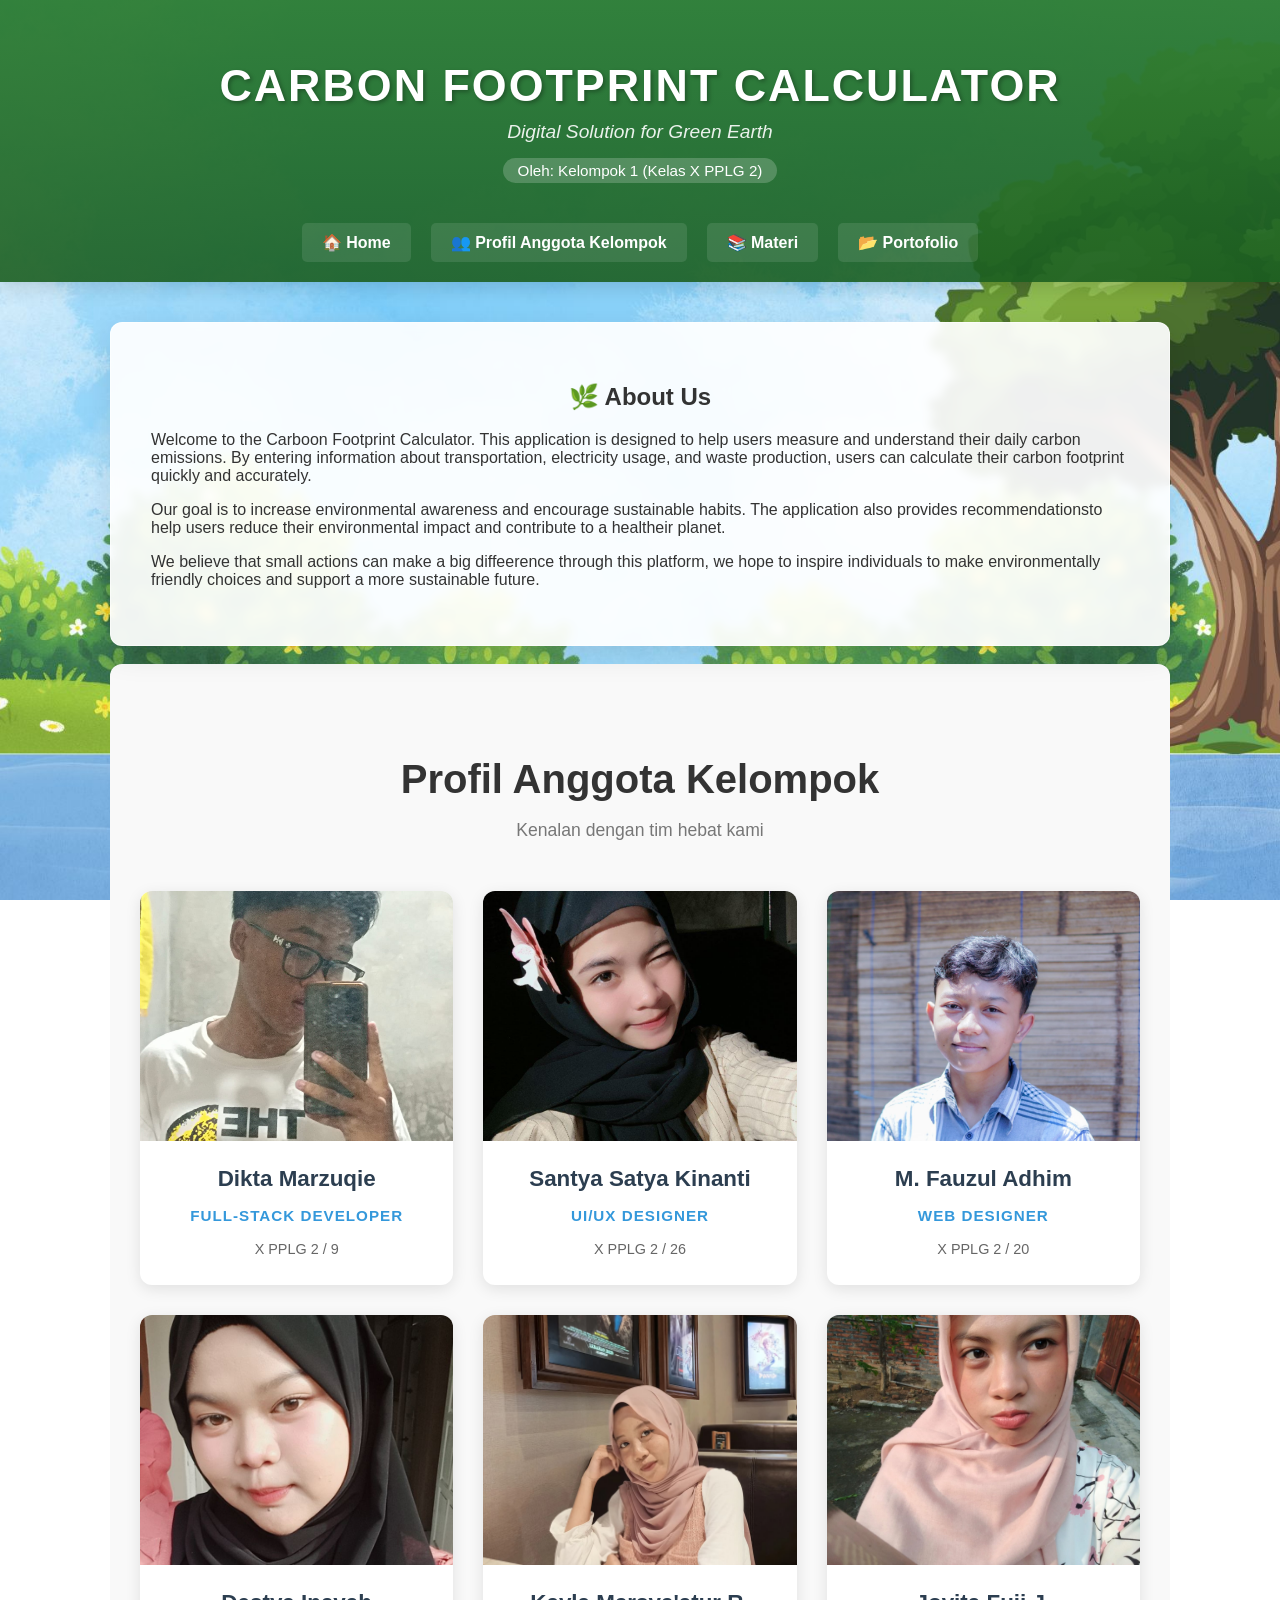
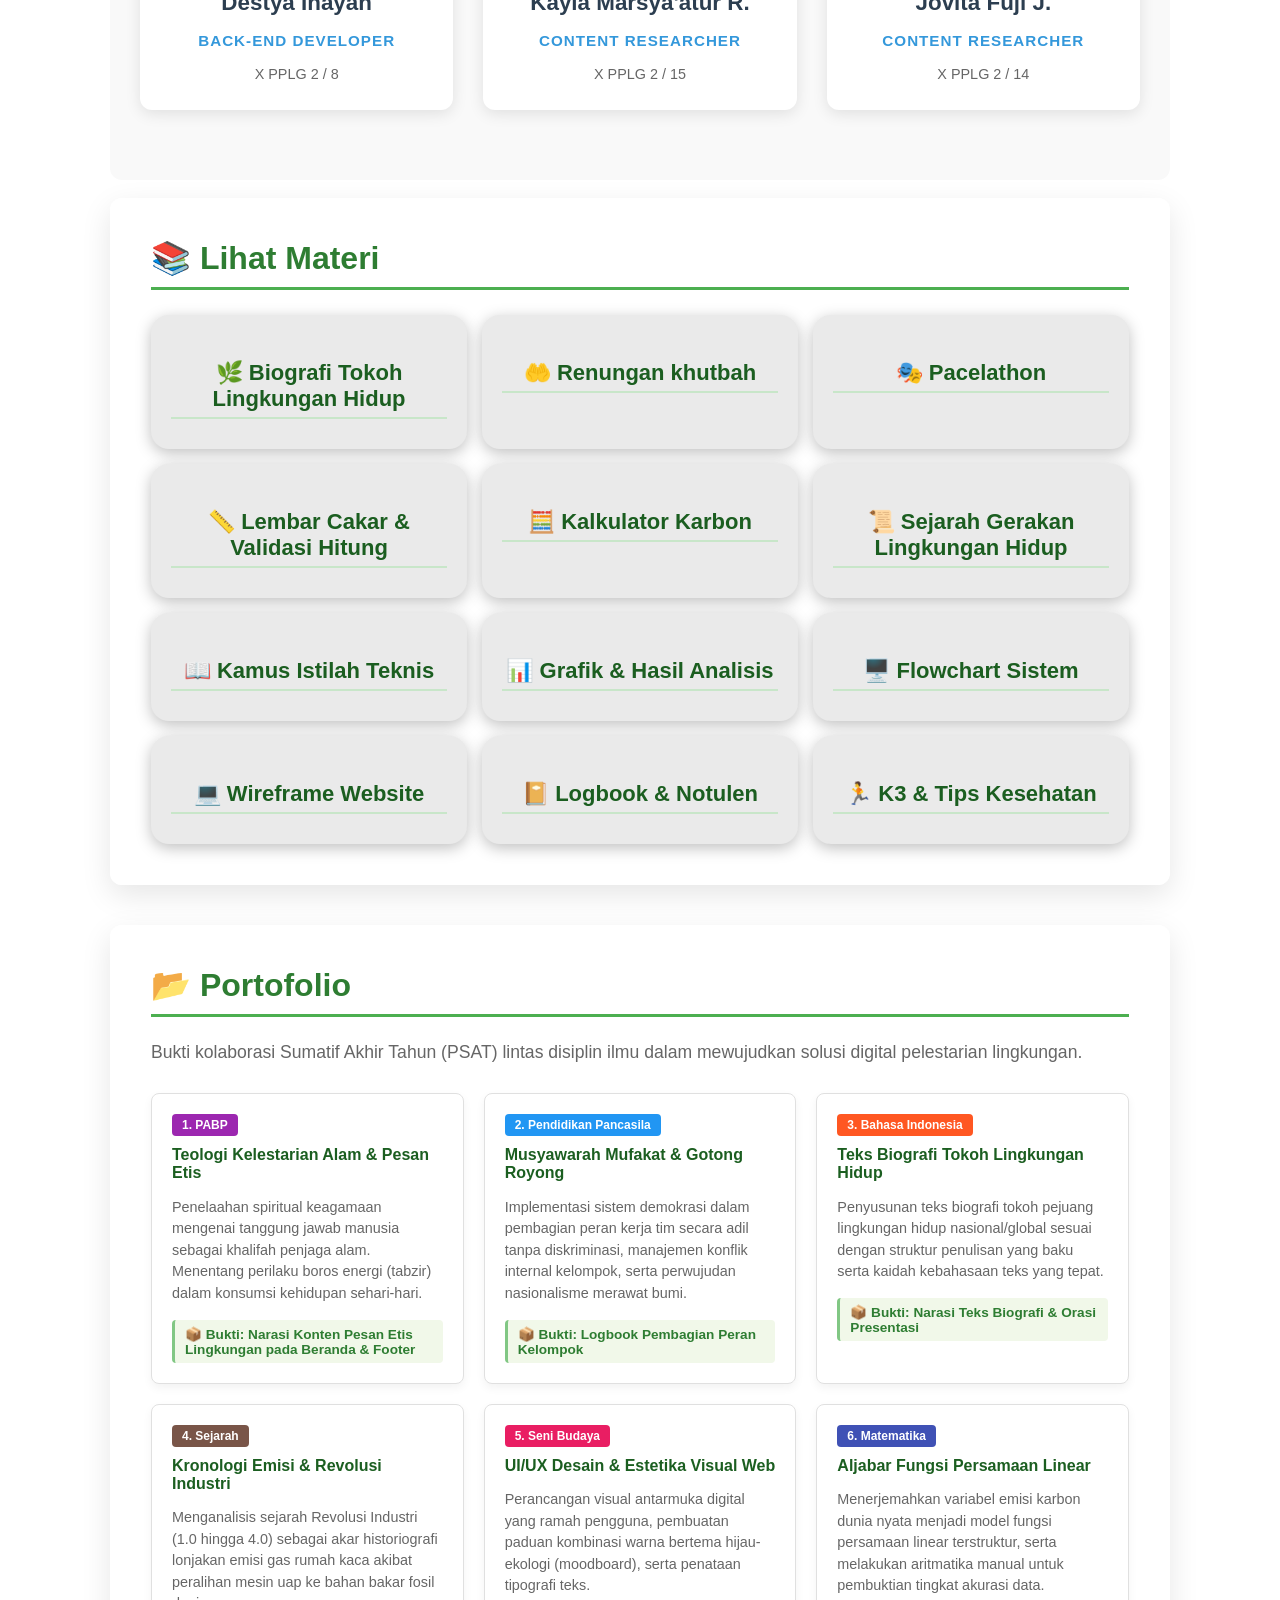
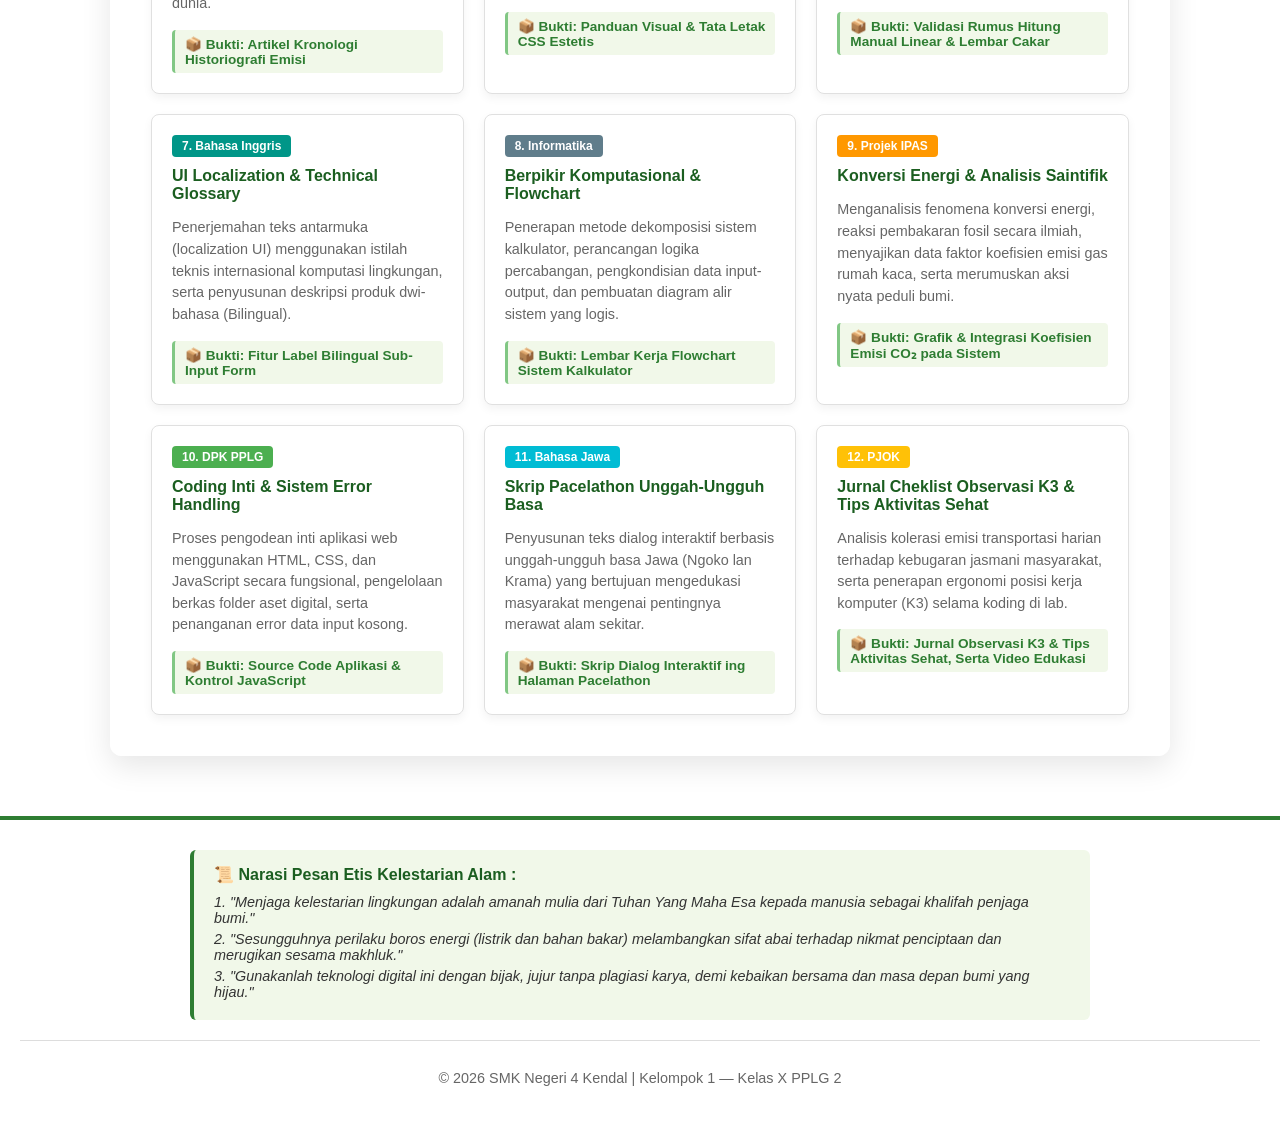
<file: PSAT_KELOMPOK1/index.html>
<!DOCTYPE html>
<html lang="id">
<head>
    <meta charset="UTF-8">
    <meta name="viewport" content="width=device-width, initial-scale=1.0">
    <title>Carbon Footprint Calculator 🌳 | Kelompok 1</title>
    <link rel="stylesheet" href="style.css">
</head>
<body>

    <script>
    window.addEventListener('load', () => {
        for(let i = 0; i < 40; i++){
            const leaf = document.createElement('div');
            leaf.className = 'leaf';
            leaf.innerHTML = '🍃';
            leaf.style.left = Math.random() * 100 + 'vw';
            leaf.style.animationDuration = (8 + Math.random() * 7) + 's';
            leaf.style.animationDelay = Math.random() * 15 + 's';
            leaf.style.fontSize = (14 + Math.random() * 16) + 'px';
            document.body.appendChild(leaf);
        }
    });
    </script>

    <header class="main-header">
        <div class="header-overlay">
            <h1>CARBON FOOTPRINT CALCULATOR</h1>
            <p class="subtitle">Digital Solution for Green Earth</p>
            <p class="author">Oleh: Kelompok 1 (Kelas X PPLG 2)</p>
        </div>
        <nav class="navbar">
            <a href="#home" class="nav-link">🏠 Home</a>
            <a href="#aboutus" class="nav-link">👥 Profil Anggota Kelompok</a>
            <a href="#materi" class="nav-link">📚 Materi</a>
            <a href="#portofolio" class="nav-link">📂 Portofolio</a>
        </nav>
    </header>

    <main class="main-container">

        <section id="home" class="card">
     <center><h2>🌿 About Us</h2></center>
      <div class="text-block">
        <p>Welcome to the Carboon Footprint Calculator. This application is designed to help users measure and understand their daily carbon emissions. By entering information about transportation, electricity usage, and waste production, users can calculate their carbon footprint quickly and accurately.</p>
        <p>Our goal is to increase environmental awareness and encourage sustainable habits. The application also provides recommendationsto help users reduce their environmental impact and contribute to a healtheir planet.</p>
        <p>We believe that small actions can make a big diffeerence through this platform, we hope to inspire individuals to make environmentally friendly choices and support a more sustainable future.</p>
      </div>
    </section>
</section>
     <br>   
        <section id="aboutus" class="team-section">
    <div class="team-container">
        <h2 class="team-title">Profil Anggota Kelompok</h2>
        <p class="team-subtitle">Kenalan dengan tim hebat kami</p>
        
        <div class="team-grid">
            <div class="team-card">
                <div class="card-image">
                    <img src="dktafto.jpeg" alt="Foto Anggota 1">
                </div>
                <div class="card-info">
                    <h3>Dikta Marzuqie</h3>
                    <p class="role">Full-Stack Developer</p>
                    <p class="bio">X PPLG 2 / 9</p>
                </div>
            </div>

            <div class="team-card">
                <div class="card-image">
                    <img src="chikifto.jpeg" alt="Foto Anggota 2">
                </div>
                <div class="card-info">
                    <h3>Santya Satya Kinanti</h3>
                    <p class="role">UI/UX Designer</p>
                    <p class="bio">X PPLG 2 / 26</p>
                </div>
            </div>

            <div class="team-card">
                <div class="card-image">
                    <img src="adhimfto2.jpeg" alt="Foto Anggota 3">
                </div>
                <div class="card-info">
                    <h3>M. Fauzul Adhim</h3>
                    <p class="role">Web Designer</p>
                    <p class="bio">X PPLG 2 / 20</p>
                </div>
            </div>
              <div class="team-card">
                <div class="card-image">
                    <img src="dstyfto.jpeg" alt="Foto Anggota 3">
                </div>
                <div class="card-info">
                    <h3>Destya Inayah</h3>
                    <p class="role">Back-End Developer</p>
                    <p class="bio">X PPLG 2 / 8</p>
                </div>
            </div>
              <div class="team-card">
                <div class="card-image">
                    <img src="kylafto.jpeg" alt="Foto Anggota 3">
                </div>
                <div class="card-info">
                    <h3>Kayla Marsya'atur R.</h3>
                    <p class="role">Content Researcher</p>
                    <p class="bio">X PPLG 2 / 15</p>
                </div>
            </div>
              <div class="team-card">
                <div class="card-image">
                    <img src="jovfto.jpeg" alt="Foto Anggota 3">
                </div>
                <div class="card-info">
                    <h3>Jovita Fuji J.</h3>
                    <p class="role">Content Researcher</p>
                    <p class="bio">X PPLG 2 / 14</p>
                </div>
            </div>
        </section>
    <br>
        <section id="materi" class="content-section card">
            <div class="section-title">
                <h2>📚 Lihat Materi</h2>
            </div>

            <div class="materi-grid">

            <a href="biografi.html" class="materi-card">
            <center><h3 class="sub-beranda-title">🌿 Biografi Tokoh Lingkungan Hidup</h3></center>
            </a>
            <a href="pai.html" class="materi-card">
            <center><h3 class="sub-beranda-title">🤲 Renungan khutbah</h3></center>
            </a>
            <a href="jawa.html" class="materi-card">
            <center><h3 class="sub-beranda-title">🎭 Pacelathon</h3></center>
            </a>
            <a href="mtk.html" class="materi-card">
            <center><h3 class="sub-beranda-title">📏 Lembar Cakar & Validasi Hitung</h3></center>
            </a>
            <a href="dpk.html" class="materi-card">
            <center><h3 class="sub-beranda-title">🧮 Kalkulator Karbon</h3></center>
            </a>
            <a href="sejarah.html" class="materi-card">
            <center><h3 class="sub-beranda-title">📜 Sejarah Gerakan Lingkungan Hidup</h3></center>
            </a>
            <a href="binggris.html" class="materi-card">
            <center><h3 class="sub-beranda-title">📖 Kamus Istilah Teknis</h3></center>
            </a>
            <a href="ipas.html" class="materi-card">
            <center><h3 class="sub-beranda-title">📊 Grafik & Hasil Analisis</h3></center>
            </a>
            <a href="flowchart.html" class="materi-card">
            <center><h3 class="sub-beranda-title">🖥️ Flowchart Sistem</h3></center>
            </a>
             <a href="wireframe.html" class="materi-card">
            <center><h3 class="sub-beranda-title">💻 Wireframe Website</h3></center>
            </a>
             <a href="logbook.html" class="materi-card">
            <center><h3 class="sub-beranda-title">📔 Logbook & Notulen</h3></center>
            </a>
             <a href="pjok.html" class="materi-card">
            <center><h3 class="sub-beranda-title">🏃 K3 & Tips Kesehatan</h3></center>
            </a>
        </section>


        <section id="portofolio" class="content-section card">
            <div class="section-title">
                <h2>📂 Portofolio</h2>
            </div>
            <p class="section-desc">Bukti kolaborasi Sumatif Akhir Tahun (PSAT) lintas disiplin ilmu dalam mewujudkan solusi digital pelestarian lingkungan.</p>
            
            <div class="portfolio-grid">
                
                <div class="portfolio-item">
                    <span class="mapel-tag tag-pabp">1. PABP</span>
                    <h4>Teologi Kelestarian Alam & Pesan Etis</h4>
                    <p>Penelaahan spiritual keagamaan mengenai tanggung jawab manusia sebagai khalifah penjaga alam. Menentang perilaku boros energi (tabzir) dalam konsumsi kehidupan sehari-hari.</p>
                    <div class="bukti-fisik">📦 Bukti: Narasi Konten Pesan Etis Lingkungan pada Beranda & Footer</div>
                </div>

                <div class="portfolio-item">
                    <span class="mapel-tag tag-pancasila">2. Pendidikan Pancasila</span>
                    <h4>Musyawarah Mufakat & Gotong Royong</h4>
                    <p>Implementasi sistem demokrasi dalam pembagian peran kerja tim secara adil tanpa diskriminasi, manajemen konflik internal kelompok, serta perwujudan nasionalisme merawat bumi.</p>
                    <div class="bukti-fisik">📦 Bukti: Logbook Pembagian Peran Kelompok</div>
                </div>

                <div class="portfolio-item">
                    <span class="mapel-tag tag-bahasa">3. Bahasa Indonesia</span>
                    <h4>Teks Biografi Tokoh Lingkungan Hidup</h4>
                    <p>Penyusunan teks biografi tokoh pejuang lingkungan hidup nasional/global sesuai dengan struktur penulisan yang baku serta kaidah kebahasaan teks yang tepat.</p>
                    <div class="bukti-fisik">📦 Bukti: Narasi Teks Biografi & Orasi Presentasi</div>
                </div>

                <div class="portfolio-item">
                    <span class="mapel-tag tag-sejarah">4. Sejarah</span>
                    <h4>Kronologi Emisi & Revolusi Industri</h4>
                    <p>Menganalisis sejarah Revolusi Industri (1.0 hingga 4.0) sebagai akar historiografi lonjakan emisi gas rumah kaca akibat peralihan mesin uap ke bahan bakar fosil dunia.</p>
                    <div class="bukti-fisik">📦 Bukti: Artikel Kronologi Historiografi Emisi</div>
                </div>

                <div class="portfolio-item">
                    <span class="mapel-tag tag-seni">5. Seni Budaya</span>
                    <h4>UI/UX Desain & Estetika Visual Web</h4>
                    <p>Perancangan visual antarmuka digital yang ramah pengguna, pembuatan paduan kombinasi warna bertema hijau-ekologi (moodboard), serta penataan tipografi teks.</p>
                    <div class="bukti-fisik">📦 Bukti: Panduan Visual & Tata Letak CSS Estetis</div>
                </div>

                <div class="portfolio-item">
                    <span class="mapel-tag tag-matematika">6. Matematika</span>
                    <h4>Aljabar Fungsi Persamaan Linear</h4>
                    <p>Menerjemahkan variabel emisi karbon dunia nyata menjadi model fungsi persamaan linear terstruktur, serta melakukan aritmatika manual untuk pembuktian tingkat akurasi data.</p>
                    <div class="bukti-fisik">📦 Bukti: Validasi Rumus Hitung Manual Linear & Lembar Cakar</div>
                </div>

                <div class="portfolio-item">
                    <span class="mapel-tag tag-inggris">7. Bahasa Inggris</span>
                    <h4>UI Localization & Technical Glossary</h4>
                    <p>Penerjemahan teks antarmuka (localization UI) menggunakan istilah teknis internasional komputasi lingkungan, serta penyusunan deskripsi produk dwi-bahasa (Bilingual).</p>
                    <div class="bukti-fisik">📦 Bukti: Fitur Label Bilingual Sub-Input Form</div>
                </div>

                <div class="portfolio-item">
                    <span class="mapel-tag tag-informatika">8. Informatika</span>
                    <h4>Berpikir Komputasional & Flowchart</h4>
                    <p>Penerapan metode dekomposisi sistem kalkulator, perancangan logika percabangan, pengkondisian data input-output, dan pembuatan diagram alir sistem yang logis.</p>
                    <div class="bukti-fisik">📦 Bukti: Lembar Kerja Flowchart Sistem Kalkulator</div>
                </div>

                <div class="portfolio-item">
                    <span class="mapel-tag tag-ipas">9. Projek IPAS</span>
                    <h4>Konversi Energi & Analisis Saintifik</h4>
                    <p>Menganalisis fenomena konversi energi, reaksi pembakaran fosil secara ilmiah, menyajikan data faktor koefisien emisi gas rumah kaca, serta merumuskan aksi nyata peduli bumi.</p>
                    <div class="bukti-fisik">📦 Bukti: Grafik & Integrasi Koefisien Emisi CO₂ pada Sistem</div>
                </div>

                <div class="portfolio-item">
                    <span class="mapel-tag tag-pplg">10. DPK PPLG</span>
                    <h4>Coding Inti & Sistem Error Handling</h4>
                    <p>Proses pengodean inti aplikasi web menggunakan HTML, CSS, dan JavaScript secara fungsional, pengelolaan berkas folder aset digital, serta penanganan error data input kosong.</p>
                    <div class="bukti-fisik">📦 Bukti: Source Code Aplikasi & Kontrol JavaScript</div>
                </div>

                <div class="portfolio-item">
                    <span class="mapel-tag tag-jawa">11. Bahasa Jawa</span>
                    <h4>Skrip Pacelathon Unggah-Ungguh Basa</h4>
                    <p>Penyusunan teks dialog interaktif berbasis unggah-ungguh basa Jawa (Ngoko lan Krama) yang bertujuan mengedukasi masyarakat mengenai pentingnya merawat alam sekitar.</p>
                    <div class="bukti-fisik">📦 Bukti: Skrip Dialog Interaktif ing Halaman Pacelathon</div>
                </div>

                <div class="portfolio-item">
                    <span class="mapel-tag tag-pjok">12. PJOK</span>
                    <h4>Jurnal Cheklist Observasi K3 & Tips Aktivitas Sehat</h4>
                    <p>Analisis kolerasi emisi transportasi harian terhadap kebugaran jasmani masyarakat, serta penerapan ergonomi posisi kerja komputer (K3) selama koding di lab.</p>
                    <div class="bukti-fisik">📦 Bukti: Jurnal Observasi K3 & Tips Aktivitas Sehat, Serta Video Edukasi</div>
                </div>
                
            </div>
        </section>

</body>
    </main>

    <footer class="main-footer">
        <div class="footer-pabp">
            <h4>📜 Narasi Pesan Etis Kelestarian Alam :</h4>
            <p>1. "Menjaga kelestarian lingkungan adalah amanah mulia dari Tuhan Yang Maha Esa kepada manusia sebagai khalifah penjaga bumi."</p>
            <p>2. "Sesungguhnya perilaku boros energi (listrik dan bahan bakar) melambangkan sifat abai terhadap nikmat penciptaan dan merugikan sesama makhluk."</p>
            <p>3. "Gunakanlah teknologi digital ini dengan bijak, jujur tanpa plagiasi karya, demi kebaikan bersama dan masa depan bumi yang hijau."</p>
        </div>
        <div class="footer-credits">
            <p>&copy; 2026 SMK Negeri 4 Kendal | Kelompok 1 — Kelas X PPLG 2</p>
        </div>
    </footer>

</body>
</html>
</file>
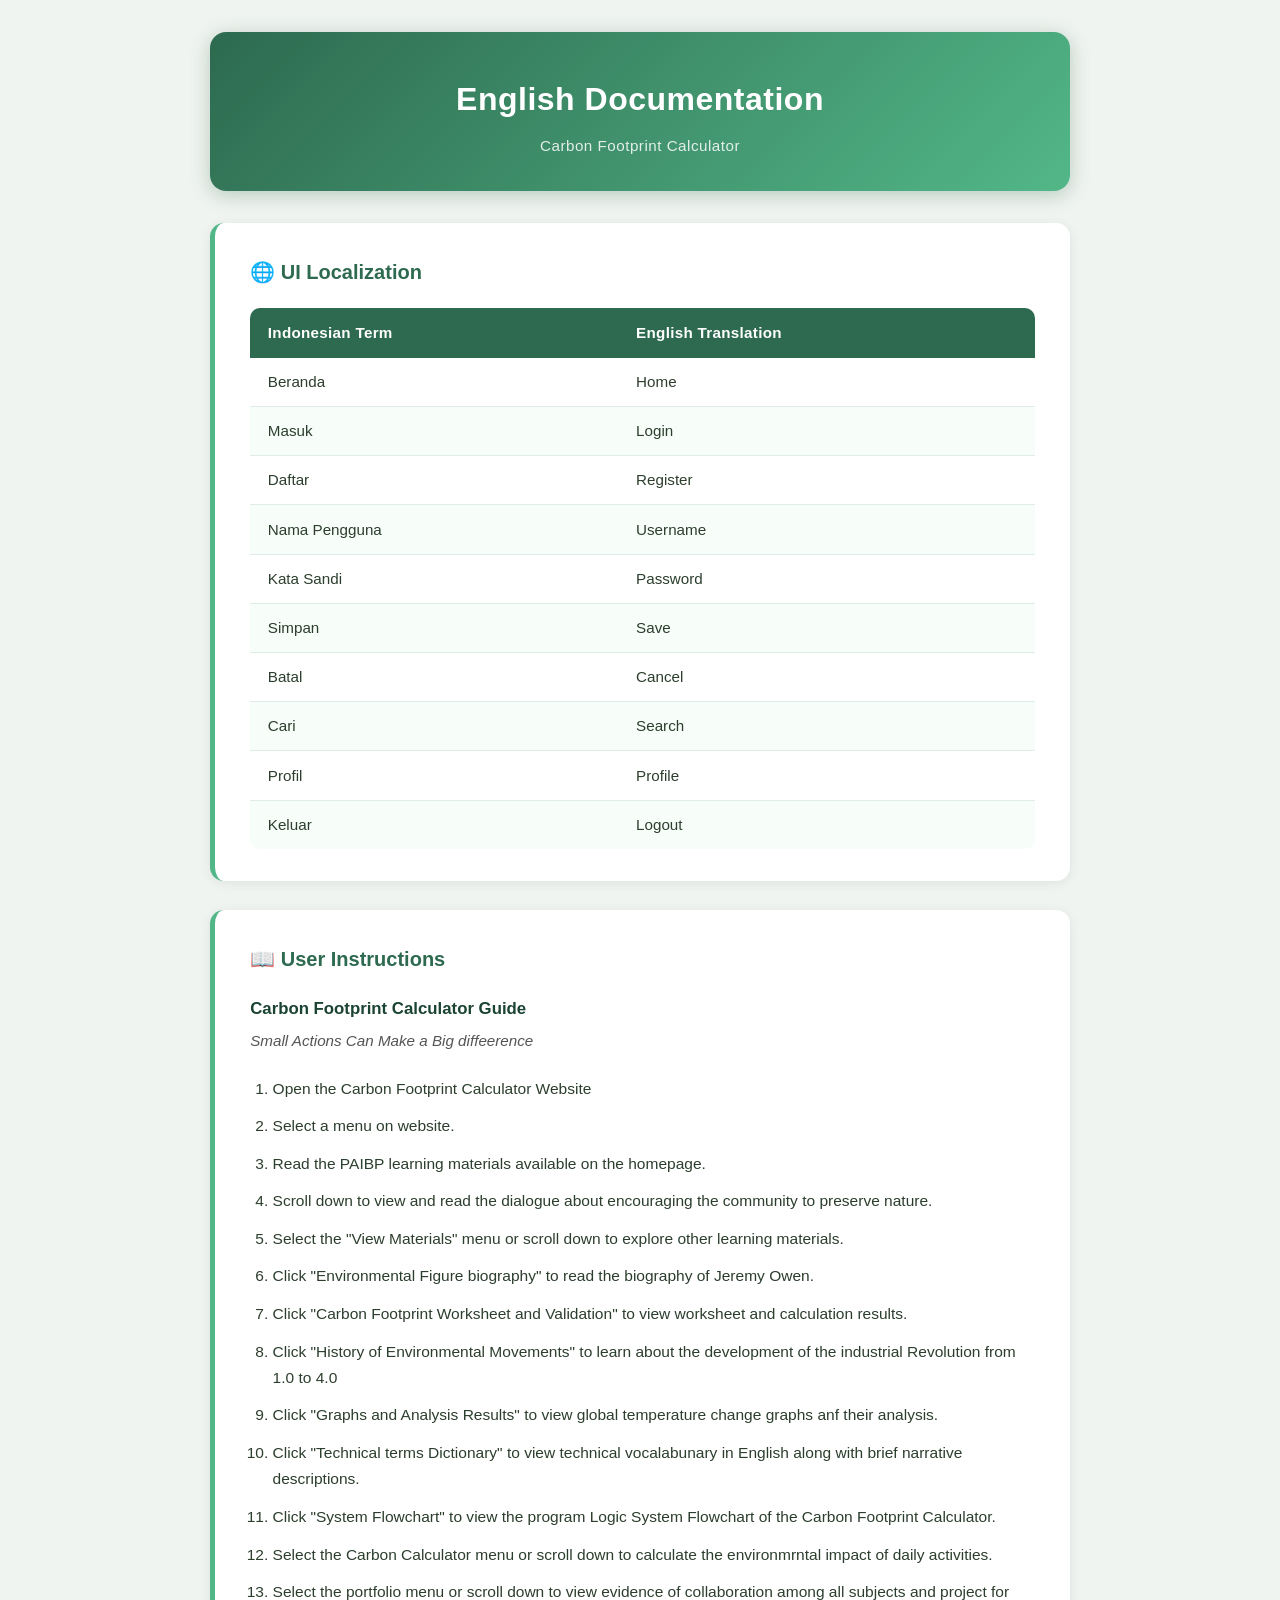
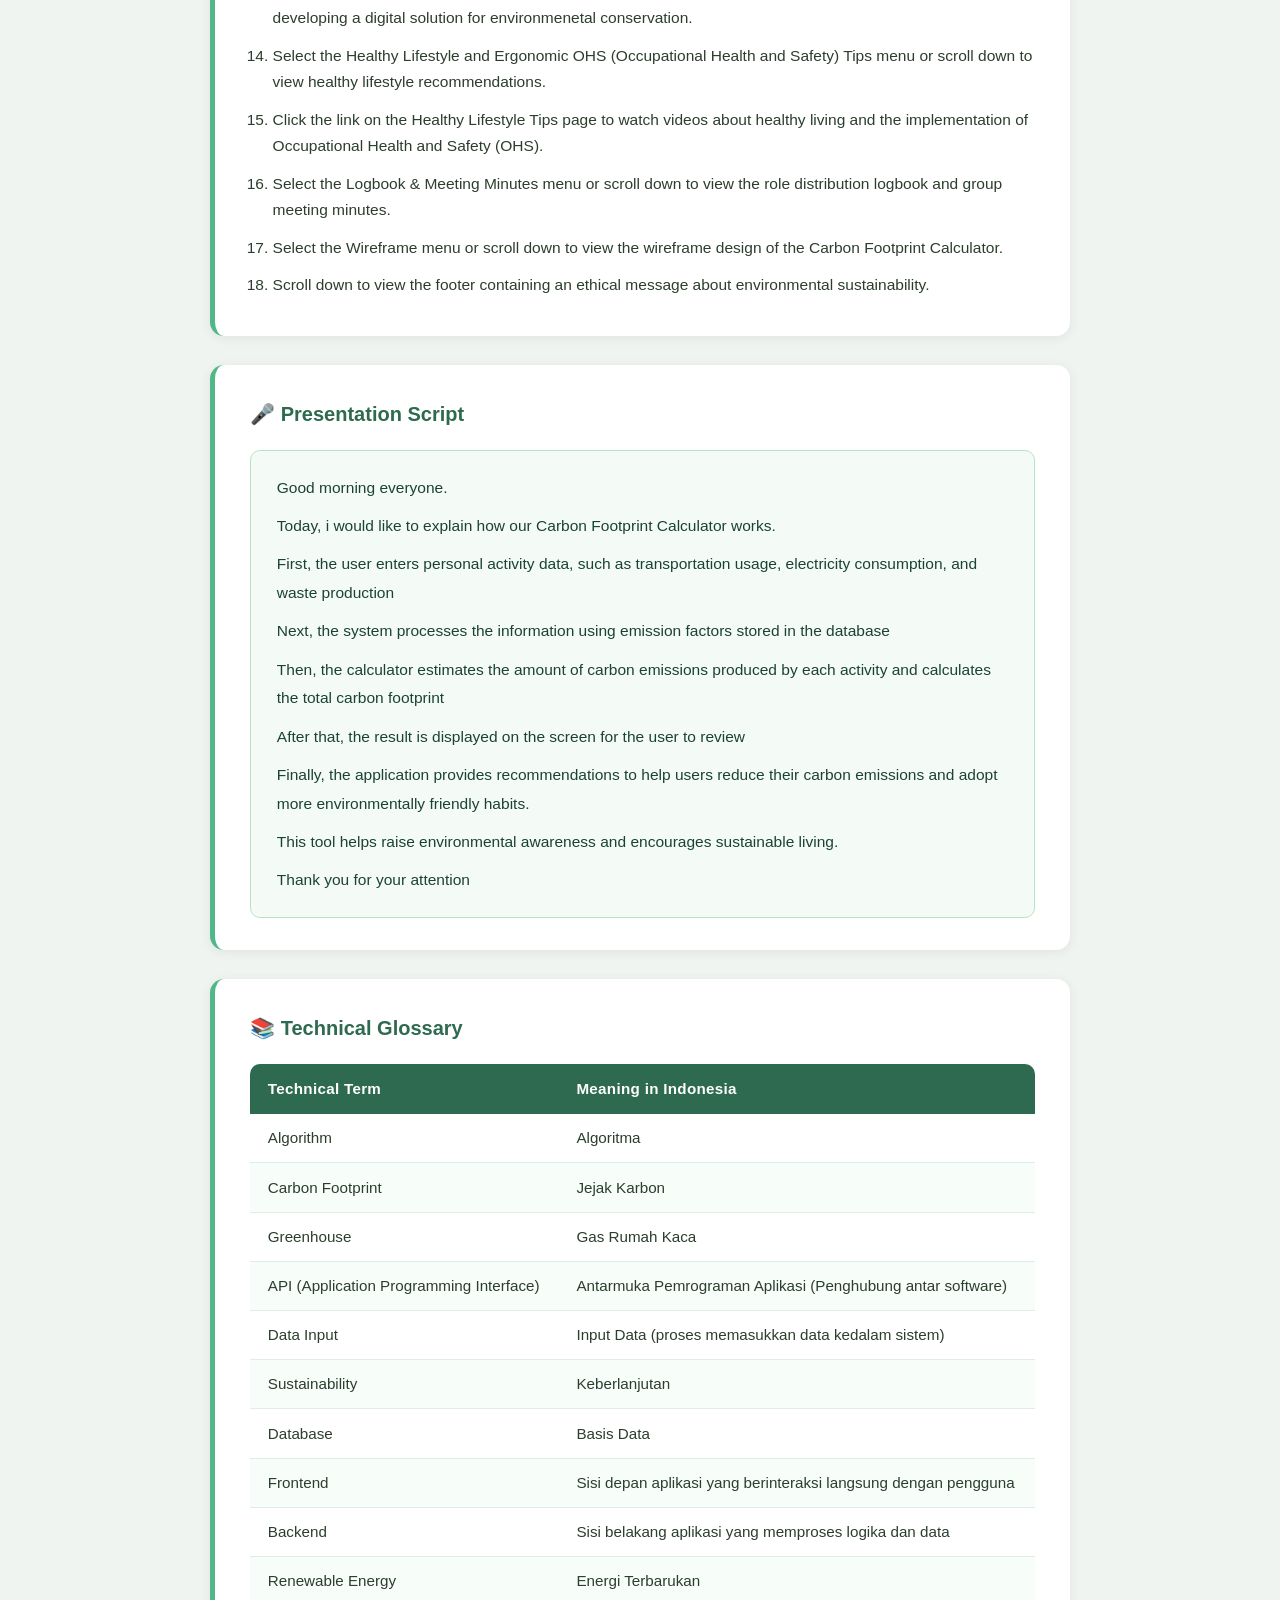
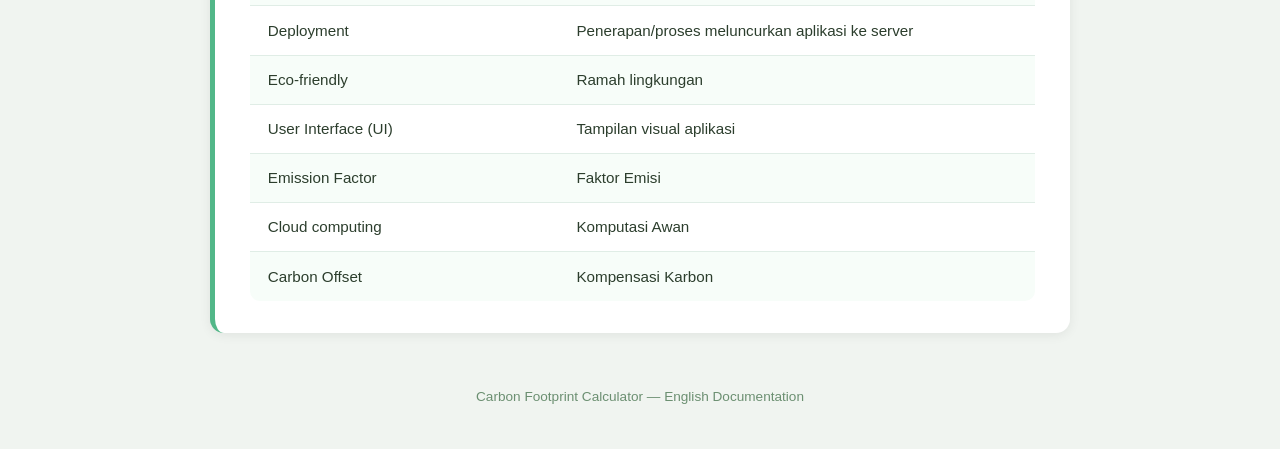
<file: PSAT_KELOMPOK1/binggris.html>
<!DOCTYPE html>
<html lang="en">
<head>
  <meta charset="UTF-8" />
  <meta name="viewport" content="width=device-width, initial-scale=1.0"/>
  <title>English Documentation – Carbon Footprint Calculator</title>
  <style>
    *, *::before, *::after {
      box-sizing: border-box;
      margin: 0;
      padding: 0;
    }

    body {
      font-family: 'Segoe UI', Tahoma, Geneva, Verdana, sans-serif;
      background-color: #f0f4f0;
      color: #1a2e1a;
      line-height: 1.7;
      padding: 2rem 1rem;
    }

    .container {
      max-width: 860px;
      margin: 0 auto;
    }

    /* ── Header ── */
    header {
      text-align: center;
      padding: 2.5rem 2rem 2rem;
      background: linear-gradient(135deg, #2d6a4f, #52b788);
      border-radius: 16px;
      color: #ffffff;
      margin-bottom: 2rem;
      box-shadow: 0 4px 20px rgba(45, 106, 79, 0.3);
    }

    header p.subtitle {
      font-size: 0.95rem;
      opacity: 0.85;
      margin-top: 0.4rem;
      letter-spacing: 0.5px;
    }

    header h1 {
      font-size: 2rem;
      font-weight: 700;
      letter-spacing: 0.5px;
    }

    /* ── Section Cards ── */
    .card {
      background: #ffffff;
      border-radius: 14px;
      padding: 2rem 2.2rem;
      margin-bottom: 1.8rem;
      box-shadow: 0 2px 12px rgba(0, 0, 0, 0.07);
      border-left: 5px solid #52b788;
    }

    .card h2 {
      font-size: 1.25rem;
      font-weight: 700;
      color: #2d6a4f;
      margin-bottom: 1.2rem;
      display: flex;
      align-items: center;
      gap: 0.5rem;
    }

    .card h3 {
      font-size: 1.05rem;
      font-weight: 600;
      color: #1b4332;
      margin-bottom: 0.3rem;
    }

    .card p.tagline {
      font-style: italic;
      color: #555;
      margin-bottom: 1rem;
      font-size: 0.95rem;
    }

    /* ── Tables ── */
    .table-wrapper {
      overflow-x: auto;
      border-radius: 10px;
      margin-top: 0.5rem;
    }

    table {
      width: 100%;
      border-collapse: collapse;
      font-size: 0.95rem;
    }

    thead tr {
      background-color: #2d6a4f;
      color: #ffffff;
    }

    thead th {
      padding: 0.75rem 1.1rem;
      text-align: left;
      font-weight: 600;
      letter-spacing: 0.3px;
    }

    tbody tr {
      border-bottom: 1px solid #e0ede6;
      transition: background 0.15s ease;
    }

    tbody tr:last-child {
      border-bottom: none;
    }

    tbody tr:hover {
      background-color: #f0faf4;
    }

    tbody tr:nth-child(even) {
      background-color: #f7fdf9;
    }

    tbody tr:nth-child(even):hover {
      background-color: #e8f7ee;
    }

    tbody td {
      padding: 0.7rem 1.1rem;
      color: #2c3e2d;
    }

    ol {
      padding-left: 1.4rem;
      margin-top: 0.5rem;
    }

    ol li {
      padding: 0.35rem 0;
      font-size: 0.97rem;
      color: #2c3e2d;
    }

    .text-block {
      margin-top: 0.5rem;
      font-size: 0.97rem;
      color: #2c3e2d;
    }

    .text-block p {
      margin-bottom: 0.9rem;
    }

    .text-block p:last-child {
      margin-bottom: 0;
    }

    .script-block {
      background: #f4fbf6;
      border: 1px solid #b7e4c7;
      border-radius: 10px;
      padding: 1.4rem 1.6rem;
      margin-top: 0.5rem;
      font-size: 0.97rem;
      color: #1b4332;
      line-height: 1.85;
    }

    .script-block p {
      margin-bottom: 0.6rem;
    }

    .script-block p:last-child {
      margin-bottom: 0;
    }

    strong {
      color: #1b4332;
    }

    .divider {
      border: none;
      border-top: 1px solid #d8ede1;
      margin: 1.5rem 0;
    }

    footer {
      text-align: center;
      font-size: 0.85rem;
      color: #6b8f71;
      padding: 1.5rem 0 0.5rem;
    }

    @media (max-width: 600px) {
      header h1 {
        font-size: 1.5rem;
      }

      .card {
        padding: 1.4rem 1.2rem;
      }

      thead th, tbody td {
        padding: 0.6rem 0.8rem;
        font-size: 0.88rem;
      }
    }
  </style>
</head>
<body>
  <div class="container">

    <header>
      <h1>English Documentation</h1>
      <p class="subtitle">Carbon Footprint Calculator</p>
    </header>

    <section class="card">
      <h2>🌐 UI Localization</h2>
      <div class="table-wrapper">
        <table>
          <thead>
            <tr>
              <th>Indonesian Term</th>
              <th>English Translation</th>
            </tr>
          </thead>
          <tbody>
            <tr><td>Beranda</td><td>Home</td></tr>
            <tr><td>Masuk</td><td>Login</td></tr>
            <tr><td>Daftar</td><td>Register</td></tr>
            <tr><td>Nama Pengguna</td><td>Username</td></tr>
            <tr><td>Kata Sandi</td><td>Password</td></tr>
            <tr><td>Simpan</td><td>Save</td></tr>
            <tr><td>Batal</td><td>Cancel</td></tr>
            <tr><td>Cari</td><td>Search</td></tr>
            <tr><td>Profil</td><td>Profile</td></tr>
            <tr><td>Keluar</td><td>Logout</td></tr>
          </tbody>
        </table>
      </div>
    </section>

    <section class="card">
      <h2>📖 User Instructions</h2>
      <h3>Carbon Footprint Calculator Guide</h3>
      <p class="tagline">Small Actions Can Make a Big diffeerence</p>
      <ol>
        <li>Open the Carbon Footprint Calculator Website</li>
        <li>Select a menu on website.</li>
        <li>Read the PAIBP learning materials available on the homepage.</li>
        <li>Scroll down to view and read the dialogue about encouraging the community to preserve nature.</li>
        <li>Select the "View Materials" menu or scroll down to explore other learning materials.</li>
        <li>Click "Environmental Figure biography" to read the biography of Jeremy Owen.</li>
        <li>Click "Carbon Footprint Worksheet and Validation" to view worksheet and calculation results.</li>
        <li>Click "History of Environmental Movements" to learn about the development of the industrial Revolution from 1.0 to 4.0</li>
        <li>Click "Graphs and Analysis Results" to view global temperature change graphs anf their analysis.</li>
        <li>Click "Technical terms Dictionary" to view technical vocalabunary in English along with brief narrative descriptions.</li>
        <li>Click "System Flowchart" to view the program Logic System Flowchart of the Carbon Footprint Calculator.</li>
        <li>Select the Carbon Calculator menu or scroll down to calculate the environmrntal impact of daily activities.</li>
        <li>Select the portfolio menu or scroll down to view evidence of collaboration among all subjects and project for developing a digital solution for environmenetal conservation.</li>
        <li>Select the Healthy Lifestyle and Ergonomic OHS (Occupational Health and Safety) Tips menu or scroll down to view healthy lifestyle recommendations.</li>
        <li>Click the link on the Healthy Lifestyle Tips page to watch videos about healthy living and the implementation of Occupational Health and Safety (OHS).</li>
        <li>Select the Logbook &amp; Meeting Minutes menu or scroll down to view the role distribution logbook and group meeting minutes.</li>
        <li>Select the Wireframe menu or scroll down to view the wireframe design of the Carbon Footprint Calculator.</li>
        <li>Scroll down to view the footer containing an ethical message about environmental sustainability.</li>
      </ol>
    </section>

    <section class="card">
      <h2>🎤 Presentation Script</h2>
      <div class="script-block">
        <p>Good morning everyone.</p>
        <p>Today, i would like to explain how our Carbon Footprint Calculator works.</p>
        <p>First, the user enters personal activity data, such as transportation usage, electricity consumption, and waste production</p>
        <p>Next, the system processes the information using emission factors stored in the database</p>
        <p>Then, the calculator estimates the amount of carbon emissions produced by each activity and calculates the total carbon footprint</p>
        <p>After that, the result is displayed on the screen for the user to review</p>
        <p>Finally, the application provides recommendations to help users reduce their carbon emissions and adopt more environmentally friendly habits.</p>
        <p>This tool helps raise environmental awareness and encourages sustainable living.</p>
        <p>Thank you for your attention</p>
      </div>
    </section>

    <!-- ── Technical Glossary ── -->
    <section class="card">
      <h2>📚 Technical Glossary</h2>
      <div class="table-wrapper">
        <table>
          <thead>
            <tr>
              <th>Technical Term</th>
              <th>Meaning in Indonesia</th>
            </tr>
          </thead>
          <tbody>
            <tr><td>Algorithm</td><td>Algoritma</td></tr>
            <tr><td>Carbon Footprint</td><td>Jejak Karbon</td></tr>
            <tr><td>Greenhouse</td><td>Gas Rumah Kaca</td></tr>
            <tr><td>API (Application Programming Interface)</td><td>Antarmuka Pemrograman Aplikasi (Penghubung antar software)</td></tr>
            <tr><td>Data Input</td><td>Input Data (proses memasukkan data kedalam sistem)</td></tr>
            <tr><td>Sustainability</td><td>Keberlanjutan</td></tr>
            <tr><td>Database</td><td>Basis Data</td></tr>
            <tr><td>Frontend</td><td>Sisi depan aplikasi yang berinteraksi langsung dengan pengguna</td></tr>
            <tr><td>Backend</td><td>Sisi belakang aplikasi yang memproses logika dan data</td></tr>
            <tr><td>Renewable Energy</td><td>Energi Terbarukan</td></tr>
            <tr><td>Deployment</td><td>Penerapan/proses meluncurkan aplikasi ke server</td></tr>
            <tr><td>Eco-friendly</td><td>Ramah lingkungan</td></tr>
            <tr><td>User Interface (UI)</td><td>Tampilan visual aplikasi</td></tr>
            <tr><td>Emission Factor</td><td>Faktor Emisi</td></tr>
            <tr><td>Cloud computing</td><td>Komputasi Awan</td></tr>
            <tr><td>Carbon Offset</td><td>Kompensasi Karbon</td></tr>
          </tbody>
        </table>
      </div>
    </section>

    <footer>
      <p>Carbon Footprint Calculator &mdash; English Documentation</p>
    </footer>

  </div>
</body>
</html>
</file>
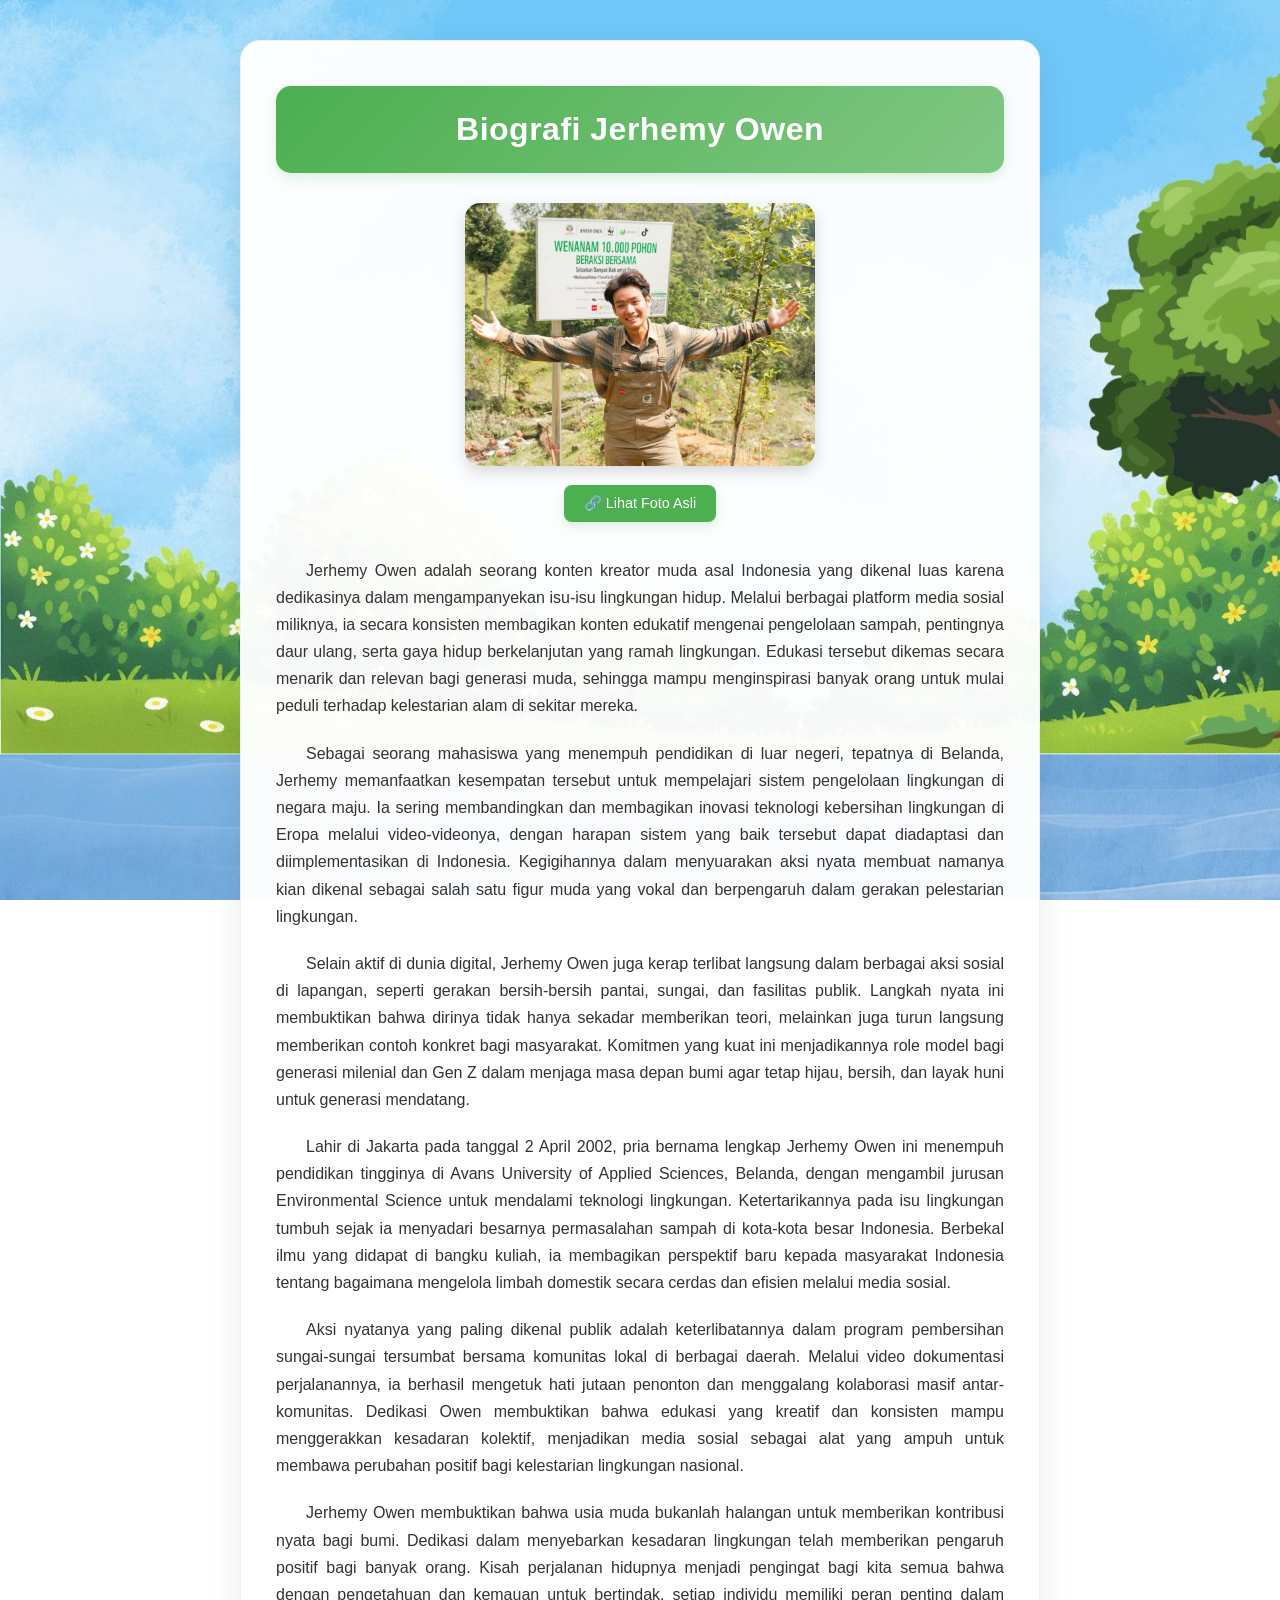
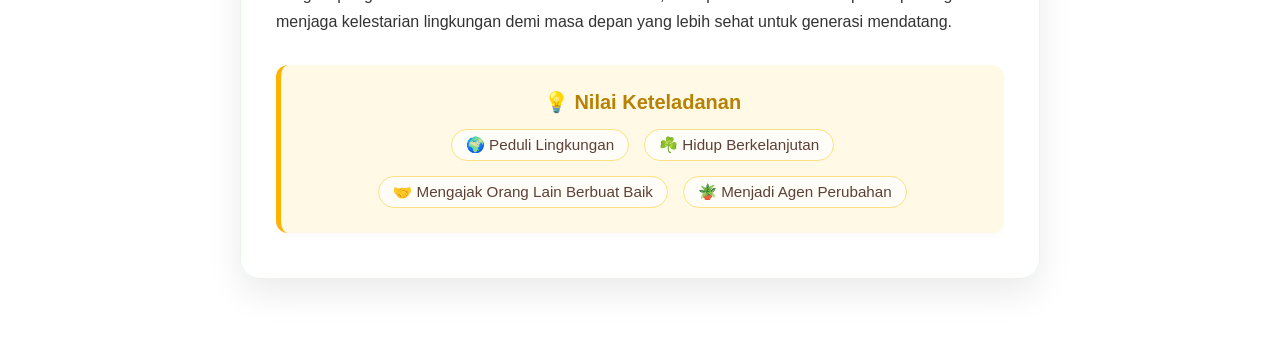
<file: PSAT_KELOMPOK1/biografi.html>
<!DOCTYPE html>
<html lang="id">
<head>
    <meta charset="UTF-8">
    <meta name="viewport" content="width=device-width, initial-scale=1.0">
    <title>Biografi Jerhemy Owen</title>
    
    <style>
        body {
            font-family: 'Poppins', sans-serif;
            background-image: url(background.jpg.jpeg);
            background-attachment: fixed;
            background-size: cover;
            margin: 0;
            padding: 40px 20px;
            display: flex;
            justify-content: center;
            align-items: flex-start;
            min-height: 100vh;
        }

        .container {
            max-width: 800px;
            width: 100%;
        }

        /* --- Card Wadah Utama --- */
        .biografi-section {
            background: rgba(255, 255, 255, 0.96);
            border-radius: 20px;
            padding: 45px 35px;
            box-shadow: 0 15px 35px rgba(0, 0, 0, 0.08);
            border: 1px solid #e8f5e9;
            box-sizing: border-box;
            margin-bottom: 40px;
        }

        /* --- Banner Judul Atas --- */
        .title-banner {
            background: linear-gradient(135deg, #4caf50, #81c784);
            color: white;
            padding: 25px;
            border-radius: 15px;
            text-align: center;
            margin-bottom: 30px;
            box-shadow: 0 4px 12px rgba(76, 175, 80, 0.2);
        }

        .title-banner h1 {
            margin: 0;
            font-size: 2rem;
            font-weight: 700;
            letter-spacing: 0.5px;
        }

        /* --- Layout Foto Profil --- */
        .profile-wrapper {
            text-align: center;
            margin-bottom: 35px;
        }

        .profile-img {
            border-radius: 15px;
            box-shadow: 0 6px 15px rgba(0,0,0,0.15);
            max-width: 100%;
            height: auto;
            transition: transform 0.3s ease;
        }

        .profile-img:hover {
            transform: scale(1.02);
        }

        .btn-link-foto {
            display: inline-block;
            background: #4caf50;
            color: white;
            padding: 10px 20px;
            margin-top: 15px;
            text-decoration: none;
            border-radius: 8px;
            font-weight: 500;
            font-size: 0.9rem;
            transition: background 0.2s, transform 0.2s;
            box-shadow: 0 4px 10px rgba(76, 175, 80, 0.2);
        }

        .btn-link-foto:hover {
            background: #388e3c;
            transform: translateY(-2px);
        }

        /* --- Blok Teks Cerita --- */
        .content-text {
            margin-bottom: 30px;
        }

        .content-text p {
            text-align: justify;
            text-indent: 30px;
            line-height: 1.7;
            color: #333;
            font-size: 1rem;
            margin: 0 0 20px 0;
        }

        /* --- Kotak Nilai Keteladanan --- */
        .keteladanan-box {
            background: #fff9e6;
            border-left: 5px solid #ffb300;
            padding: 25px;
            border-radius: 12px;
            margin-top: 30px;
            box-shadow: 0 4px 10px rgba(0,0,0,0.02);
        }

        .keteladanan-box h3 {
            margin: 0 0 15px 0;
            color: #b78103;
            font-size: 1.25rem;
            font-weight: 700;
            text-align: center;
        }

        .keteladanan-tags {
            display: flex;
            flex-wrap: wrap;
            justify-content: center;
            gap: 15px;
            color: #5d4037;
            font-weight: 500;
            font-size: 0.95rem;
        }

        .tag-item {
            background: rgba(255, 255, 255, 0.7);
            padding: 6px 14px;
            border-radius: 20px;
            border: 1px solid #ffe082;
        }

        /* --- Responsif --- */
        @media (max-width: 600px) {
            .biografi-section {
                padding: 25px 20px;
            }
            .title-banner h1 {
                font-size: 1.6rem;
            }
            .keteladanan-tags {
                flex-direction: column;
                align-items: center;
                gap: 10px;
            }
        }
    </style>
</head>
<body>

    <div class="container">
        <section id="Bahasa-Indonesia" class="biografi-section">
            
            <div class="title-banner">
                <h1>Biografi Jerhemy Owen</h1>
            </div>

            <div class="profile-wrapper">
                <img class="profile-img" src="picture2.jpeg" alt="Jerhemy Owen" width="350">
                <br>
                <a class="btn-link-foto" href="picture2.jpeg" target="_blank">🔗 Lihat Foto Asli</a>
            </div>

            <div class="content-text">
                <p>
                    Jerhemy Owen adalah seorang konten kreator muda asal Indonesia yang dikenal luas karena dedikasinya dalam mengampanyekan isu-isu lingkungan hidup. Melalui berbagai platform media sosial miliknya, ia secara konsisten membagikan konten edukatif mengenai pengelolaan sampah, pentingnya daur ulang, serta gaya hidup berkelanjutan yang ramah lingkungan. Edukasi tersebut dikemas secara menarik dan relevan bagi generasi muda, sehingga mampu menginspirasi banyak orang untuk mulai peduli terhadap kelestarian alam di sekitar mereka.
                </p>
                
                <p>
                    Sebagai seorang mahasiswa yang menempuh pendidikan di luar negeri, tepatnya di Belanda, Jerhemy memanfaatkan kesempatan tersebut untuk mempelajari sistem pengelolaan lingkungan di negara maju. Ia sering membandingkan dan membagikan inovasi teknologi kebersihan lingkungan di Eropa melalui video-videonya, dengan harapan sistem yang baik tersebut dapat diadaptasi dan diimplementasikan di Indonesia. Kegigihannya dalam menyuarakan aksi nyata membuat namanya kian dikenal sebagai salah satu figur muda yang vokal dan berpengaruh dalam gerakan pelestarian lingkungan.
                </p>
                
                <p>
                    Selain aktif di dunia digital, Jerhemy Owen juga kerap terlibat langsung dalam berbagai aksi sosial di lapangan, seperti gerakan bersih-bersih pantai, sungai, dan fasilitas publik. Langkah nyata ini membuktikan bahwa dirinya tidak hanya sekadar memberikan teori, melainkan juga turun langsung memberikan contoh konkret bagi masyarakat. Komitmen yang kuat ini menjadikannya role model bagi generasi milenial dan Gen Z dalam menjaga masa depan bumi agar tetap hijau, bersih, dan layak huni untuk generasi mendatang.
                </p>
                
                <p>
                    Lahir di Jakarta pada tanggal 2 April 2002, pria bernama lengkap Jerhemy Owen ini menempuh pendidikan tingginya di Avans University of Applied Sciences, Belanda, dengan mengambil jurusan Environmental Science untuk mendalami teknologi lingkungan. Ketertarikannya pada isu lingkungan tumbuh sejak ia menyadari besarnya permasalahan sampah di kota-kota besar Indonesia. Berbekal ilmu yang didapat di bangku kuliah, ia membagikan perspektif baru kepada masyarakat Indonesia tentang bagaimana mengelola limbah domestik secara cerdas dan efisien melalui media sosial.
                </p>
                
                <p>
                    Aksi nyatanya yang paling dikenal publik adalah keterlibatannya dalam program pembersihan sungai-sungai tersumbat bersama komunitas lokal di berbagai daerah. Melalui video dokumentasi perjalanannya, ia berhasil mengetuk hati jutaan penonton dan menggalang kolaborasi masif antar-komunitas. Dedikasi Owen membuktikan bahwa edukasi yang kreatif dan konsisten mampu menggerakkan kesadaran kolektif, menjadikan media sosial sebagai alat yang ampuh untuk membawa perubahan positif bagi kelestarian lingkungan nasional.
                </p>
                
                <p>
                    Jerhemy Owen membuktikan bahwa usia muda bukanlah halangan untuk memberikan kontribusi nyata bagi bumi. Dedikasi dalam menyebarkan kesadaran lingkungan telah memberikan pengaruh positif bagi banyak orang. Kisah perjalanan hidupnya menjadi pengingat bagi kita semua bahwa dengan pengetahuan dan kemauan untuk bertindak, setiap individu memiliki peran penting dalam menjaga kelestarian lingkungan demi masa depan yang lebih sehat untuk generasi mendatang.
                </p>
            </div>

            <div class="keteladanan-box">
                <h3>💡 Nilai Keteladanan</h3>
                <div class="keteladanan-tags">
                    <span class="tag-item">🌍 Peduli Lingkungan</span>
                    <span class="tag-item">☘️ Hidup Berkelanjutan</span>
                    <span class="tag-item">🤝 Mengajak Orang Lain Berbuat Baik</span>
                    <span class="tag-item">🪴 Menjadi Agen Perubahan</span>
                </div>
            </div>

        </section>
    </div>

</body>
</html>
</file>
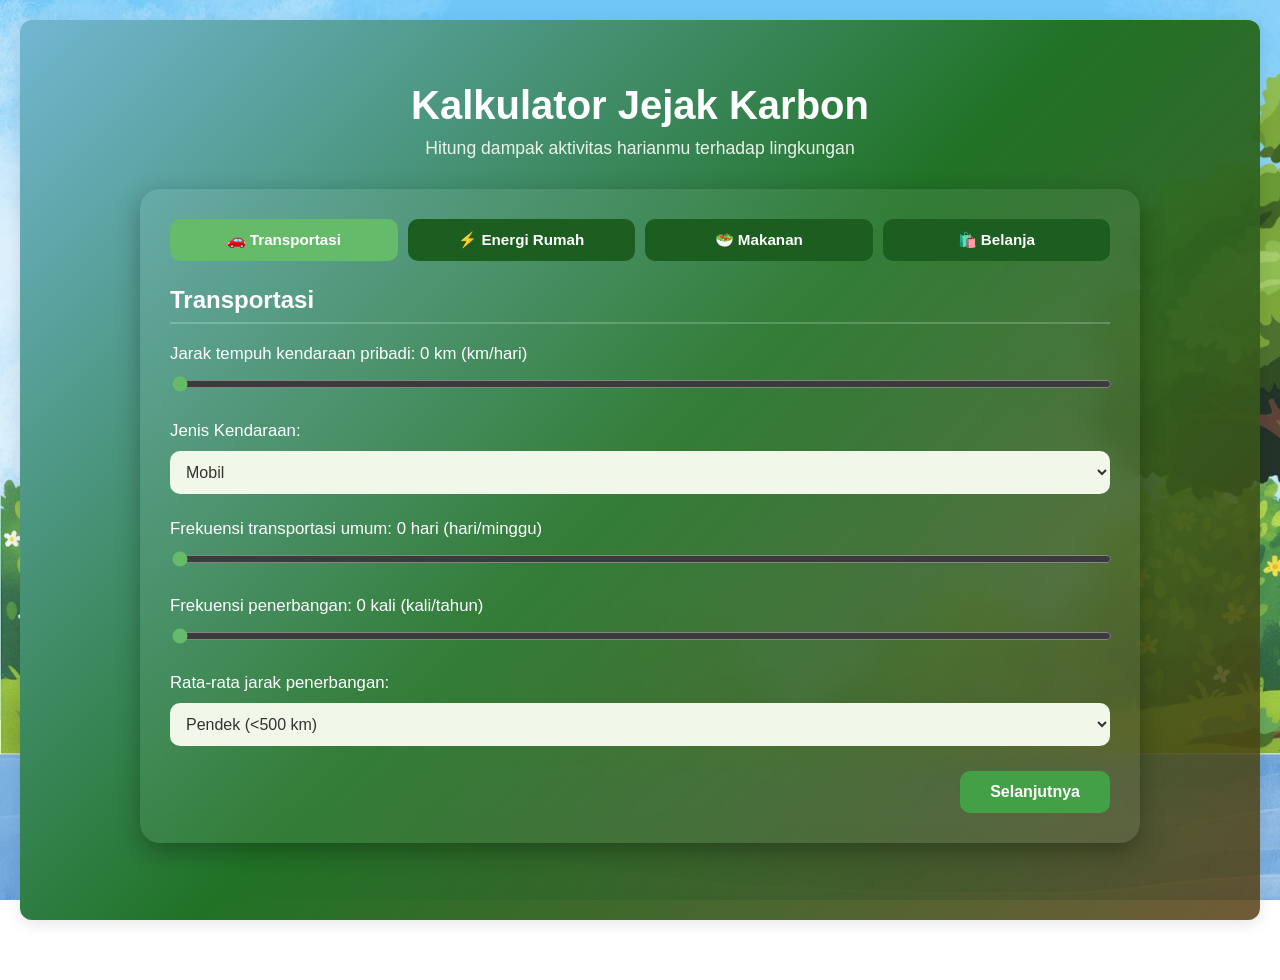
<file: PSAT_KELOMPOK1/dpk.html>
<!DOCTYPE html>
<html lang="id">
<head>
    <meta charset="UTF-8">
    <meta name="viewport" content="width=device-width, initial-scale=1.0">
    <title>Kalkulator Jejak Karbon</title>    
   
   <style>
        body {
            background-image: url(background.jpg.jpeg);
            background-attachment: fixed;
            background-size: cover;
            margin: 0;
            padding: 20px;
            font-family: "Poppins", sans-serif;
        }

        .carbon-calculator-wrapper,
        .carbon-calculator-wrapper * {
            box-sizing: border-box;
            font-family: "Poppins", sans-serif;
        }

        .carbon-calculator-wrapper {
            background: linear-gradient(135deg, #72b7d2, #217226, #53390dd3);
            min-height: 100vh;
            padding: 30px;
            border-radius: 12px;
            color: #fff;
            width: 100%;
            margin-bottom: 40px;
            box-shadow: 0 4px 15px rgba(0, 0, 0, 0.1);
        }

        .carbon-calculator-wrapper .container {
            max-width: 1000px;
            margin: auto;
        }

        .carbon-calculator-wrapper header {
            text-align: center;
            margin-bottom: 30px;
        }

        .carbon-calculator-wrapper header h1 {
            font-size: 2.5rem;
            color: #ffffff;
            margin-bottom: 10px;
            font-weight: 700;
        }

        .carbon-calculator-wrapper header p {
            color: #e8f5e9;
            margin-top: 10px;
            font-size: 1.1rem;
        }

        .carbon-calculator-wrapper .calculator-card {
            background: rgba(255, 255, 255, 0.08);
            backdrop-filter: blur(12px);
            -webkit-backdrop-filter: blur(12px);
            border-radius: 20px;
            padding: 30px;
            box-shadow: 0 8px 25px rgba(0, 0, 0, 0.3);
        }

        .carbon-calculator-wrapper .step-indicators {
            display: flex;
            gap: 10px;
            flex-wrap: wrap;
            margin-bottom: 25px;
        }

        .carbon-calculator-wrapper .step-btn {
            flex: 1;
            padding: 12px;
            border: none;
            border-radius: 10px;
            cursor: pointer;
            background: #1b5e20;
            color: white;
            transition: 0.3s;
            font-size: 0.95rem;
        }

        .carbon-calculator-wrapper .step-btn:hover {
            background: #2e7d32;
        }

        .carbon-calculator-wrapper .step-btn.active {
            background: #66bb6a;
            color: #fff;
            font-weight: bold;
        }

        .carbon-calculator-wrapper .step-content {
            display: none;
        }

        .carbon-calculator-wrapper .step-content.active {
            display: block;
        }

        .carbon-calculator-wrapper .step-content h2 {
            margin-bottom: 20px;
            color: #ffffff;
            font-weight: 600;
            border-bottom: 2px solid rgba(255, 255, 255, 0.2);
            padding-bottom: 8px;
        }

        /* --- Input & Kontrol --- */
        .carbon-calculator-wrapper .input-group {
            margin-bottom: 25px;
        }

        .carbon-calculator-wrapper .input-group label {
            display: block;
            margin-bottom: 10px;
            font-weight: 500;
            font-size: 1.05rem;
        }

        .carbon-calculator-wrapper input[type="range"] {
            width: 100%;
            accent-color: #66bb6a;
            cursor: pointer;
        }

        .carbon-calculator-wrapper select {
            width: 100%;
            padding: 12px;
            border-radius: 10px;
            border: none;
            outline: none;
            background: #f1f8e9;
            color: #333;
            font-size: 1rem;
            font-weight: 500;
        }

        .carbon-calculator-wrapper .button-group {
            display: flex;
            justify-content: space-between;
            margin-top: 25px;
            gap: 15px;
        }

        .carbon-calculator-wrapper button,
        .carbon-calculator-wrapper .prev-btn,
        .carbon-calculator-wrapper .next-btn,
        .carbon-calculator-wrapper .calculated-btn {
            padding: 12px 30px;
            border: none;
            border-radius: 10px;
            cursor: pointer;
            transition: 0.3s;
            font-weight: 600;
            font-size: 1rem;
        }

        .carbon-calculator-wrapper .next-btn,
        .carbon-calculator-wrapper .calculated-btn {
            background: #43a047;
            color: white;
            margin-left: auto;
        }

        .carbon-calculator-wrapper .next-btn:hover,
        .carbon-calculator-wrapper .calculated-btn:hover {
            background: #2e7d32;
        }

        .carbon-calculator-wrapper .prev-btn {
            background: #78909c;
            color: white;
        }

        .carbon-calculator-wrapper .prev-btn:hover {
            background: #546e7a;
        }

        .carbon-calculator-wrapper .results {
            margin-top: 30px;
            background: rgba(255, 255, 255, 0.12);
            backdrop-filter: blur(12px);
            -webkit-backdrop-filter: blur(12px);
            padding: 30px;
            border-radius: 20px;
            border: 1px solid rgba(255, 255, 255, 0.2);
        }

        .carbon-calculator-wrapper .results h2 {
            text-align: center;
            margin-bottom: 25px;
            font-weight: 700;
        }

        .carbon-calculator-wrapper .results-categories {
            display: grid;
            grid-template-columns: repeat(auto-fit, minmax(200px, 1fr));
            gap: 20px;
        }

        .carbon-calculator-wrapper .results-card {
            background: rgba(255, 255, 255, 0.1);
            padding: 20px;
            border-radius: 15px;
            text-align: center;
            border: 1px solid rgba(255, 255, 255, 0.05);
        }

        .carbon-calculator-wrapper .results-card h3 {
            color: #a5d6a7;
            margin-top: 0;
            margin-bottom: 10px;
            font-size: 1.1rem;
        }

        .carbon-calculator-wrapper .results-card p {
            margin: 0;
            font-size: 1.15rem;
            font-weight: 600;
        }

        .carbon-calculator-wrapper .total-results {
            margin-top: 35px;
            text-align: center;
            background: rgba(0, 0, 0, 0.2);
            padding: 20px;
            border-radius: 15px;
        }

        .carbon-calculator-wrapper .level {
            margin-top: 15px;
            font-size: 1.3rem;
            font-weight: bold;
        }

        .carbon-calculator-wrapper .comparasion p {
            margin: 10px 0;
            font-size: 0.95rem;
            color: #e8f5e9;
        }

        .carbon-calculator-wrapper .level-rendah { color: #81c784; }
        .carbon-calculator-wrapper .level-sedang { color: #ffee58; }
        .carbon-calculator-wrapper .level-tinggi { color: #ffb74d; }
        .carbon-calculator-wrapper .level-sangat-tinggi { color: #ef5350; }

        .carbon-calculator-wrapper .reset-btn {
            margin-top: 25px;
            width: 100%;
            background: #1b5e20;
            color: white;
        }

        .carbon-calculator-wrapper .reset-btn:hover {
            background: #2e7d32;
        }

        .carbon-calculator-wrapper .info-text {
            display: block;
            margin-top: 5px;
            font-size: 0.85rem;
            color: #dcedc8;
        }

        /* --- Responsif (Mobile) --- */
        @media(max-width: 768px) {
            .carbon-calculator-wrapper .step-indicators {
                flex-direction: column;
            }

            .carbon-calculator-wrapper .button-group {
                flex-direction: column;
                gap: 15px;
            }

            .carbon-calculator-wrapper button,
            .carbon-calculator-wrapper .prev-btn,
            .carbon-calculator-wrapper .next-btn,
            .carbon-calculator-wrapper .calculated-btn {
                width: 100%;
            }
        }
    </style>
</head>
<body>

    <section id="carbon-calculator-section" class="carbon-calculator-wrapper">
        <div class="container">
            <header>
                <h1>Kalkulator Jejak Karbon</h1>
                <p>Hitung dampak aktivitas harianmu terhadap lingkungan</p> 
            </header>

            <div class="calculator-card">
                <div class="step-indicators">
                    <button class="step-btn active" data-step="1">🚗 Transportasi</button>
                    <button class="step-btn" data-step="2">⚡ Energi Rumah</button>
                    <button class="step-btn" data-step="3">🥗 Makanan</button>
                    <button class="step-btn" data-step="4">🛍️ Belanja</button>
                </div>

                <div class="step-content active" id="step1">
                    <h2>Transportasi</h2>
                    <div class="input-group">
                        <label>Jarak tempuh kendaraan pribadi: <span id="jarakTempuhValue">0</span> (km/hari)</label>
                        <input type="range" id="jarakTempuh" min="0" max="200" value="0" step="1">
                    </div>
                    <div class="input-group">
                        <label>Jenis Kendaraan:</label>
                        <select id="jenisKendaraan">
                            <option value="mobil">Mobil</option>
                            <option value="motor">Motor</option>
                        </select>
                    </div>
                    <div class="input-group">
                        <label>Frekuensi transportasi umum: <span id="frekuensiUmumValue">0</span> (hari/minggu)</label>
                        <input type="range" id="frekuensiUmum" min="0" max="7" value="0" step="1">
                    </div>
                    <div class="input-group">
                        <label>Frekuensi penerbangan: <span id="frekuensiPenerbanganValue">0</span> (kali/tahun)</label>
                        <input type="range" id="frekuensiPenerbangan" min="0" max="100" value="0" step="1">
                    </div>
                    <div class="input-group">
                        <label>Rata-rata jarak penerbangan:</label>
                        <select id="jarakPenerbangan">
                            <option value="pendek">Pendek (&lt;500 km)</option>
                            <option value="sedang">Sedang (500 - 2000 km)</option>
                            <option value="panjang">Panjang (&gt;2000 km)</option>
                        </select>
                    </div>
                    
                    <div class="button-group">
                        <button class="next-btn" data-next="2">Selanjutnya</button>
                    </div>
                </div>

                <div class="step-content" id="step2">
                    <h2>Energi Rumah</h2>
                    <div class="input-group">
                        <label>Konsumsi listrik bulanan: <span id="listrikValue">0</span> (kWh/bulan)</label>
                        <input type="range" id="listrik" min="0" max="1000" value="0" step="10">
                    </div>
                    <div class="input-group">
                        <label>Konsumsi LPG: <span id="lpgValue">0</span> (tabung/bulan | 3kg/tabung)</label>
                        <input type="range" id="lpg" min="0" max="10" value="0" step="0.5">
                    </div>
                    <div class="input-group">
                        <label>Jumlah penghuni rumah: <span id="penghuniValue">1</span> orang</label>
                        <input type="range" id="penghuni" min="1" max="15" value="1" step="1">
                    </div>
                    <div class="button-group">
                        <button class="prev-btn" data-prev="1">Kembali</button>
                        <button class="next-btn" data-next="3">Selanjutnya</button>
                    </div>
                </div>

                <div class="step-content" id="step3">
                    <h2>Pola Makan</h2>
                    <div class="input-group">
                        <label>Konsumsi daging sapi: <span id="dagingSapiValue">0</span> (porsi/minggu | 1 porsi setara 200g)</label>
                        <input type="range" id="dagingSapi" min="0" max="14" value="0" step="1">
                    </div>
                    <div class="input-group">
                        <label>Konsumsi daging ayam/ikan: <span id="ayamValue">0</span> (porsi/minggu | 1 porsi setara 200g)</label>
                        <input type="range" id="ayam" min="0" max="14" value="0" step="1">
                    </div>
                    <div class="input-group">
                        <label>Konsumsi produk susu: <span id="susuValue">0</span> (porsi/hari | 1 porsi setara 250ml)</label>
                        <input type="range" id="susu" min="0" max="5" value="0" step="0.5">
                    </div>
                    <div class="input-group">
                        <label>Pola makan (penyesuaian otomatis dari input di atas):</label>
                        <select id="polaMakan">
                            <option value="vegan">Vegan (tanpa produksi hewani)</option>
                            <option value="vegetarian">Vegetarian (tanpa mengonsumsi daging)</option>
                            <option value="omnivora">Omnivora (mengonsumsi semua jenis)</option>
                            <option value="fleksitarian">Fleksitarian (jarang konsumsi daging)</option>
                        </select>
                        <small class="info-text">*Pola makan hanya untuk rekomendasi, perhitungan tetap berdasarkan gramasi</small>
                    </div>
                    <div class="button-group">
                        <button class="prev-btn" data-prev="2">Kembali</button>
                        <button class="next-btn" data-next="4">Selanjutnya</button>
                    </div>
                </div>

                <div class="step-content" id="step4">
                    <h2>Belanja</h2>
                    <div class="input-group">
                        <label>Pakaian baru: <span id="pakaianValue">0</span> (item/tahun)</label>
                        <input type="range" id="pakaian" min="0" max="50" value="0" step="1">
                    </div>
                    <div class="input-group">
                        <label>Elektronik baru: <span id="elektronikValue">0</span> (item/tahun)</label>
                        <input type="range" id="elektronik" min="0" max="5" value="0" step="1">
                    </div>
                    <div class="input-group">
                        <label>Produksi Sampah plastik: <span id="sampahValue">0</span> (kg/minggu)</label>
                        <input type="range" id="sampah" min="0" max="10" value="0" step="0.5">
                    </div>
                    <div class="button-group">
                        <button class="prev-btn" data-prev="3">Kembali</button>
                        <button class="calculated-btn" id="calculateBtn">Hitung Jejak Karbon</button>
                    </div>
                </div>

                <div class="results" id="results" style="display: none;">
                    <h2>Hasil Jejak Karbon Tahunan</h2>
                    <div class="results-categories">
                        <div class="results-card">
                            <h3>Transportasi</h3>
                            <p id="hasilTransportasi">0 kg CO2/tahun</p>
                        </div>
                        <div class="results-card">
                            <h3>Energi Rumah</h3>
                            <p id="hasilEnergi">0 kg CO2/tahun</p>
                        </div>
                        <div class="results-card">
                            <h3>Makanan</h3>
                            <p id="hasilMakanan">0 kg CO2/tahun</p>
                        </div>
                        <div class="results-card">
                            <h3>Belanja & Sampah</h3>
                            <p id="hasilBelanja">0 kg CO2/tahun</p>
                        </div>
                    </div>
                    <div class="total-results">
                        <h2>Total Jejak Karbon: <span id="totalJejak">0</span> kg CO2/tahun</h2>
                        <div id="levelIndicator" class="level"></div>
                        <div id="comparasion" class="comparasion"></div>
                    </div>
                    <button class="reset-btn">Hitung Ulang</button>
                </div>
             </div>
        </div>
    </section>

    <script>
        (function() {
            // Data Koefisien Faktor Emisi
            const EMISI = {
                transportasi: {
                    mobil: 0.21,
                    motor: 0.11,
                    umum: 0.04,
                    pesawat: { pendek: 0.255 * 500, sedang: 0.255 * 1250, panjang: 0.255 * 3000 }
                },
                energi: {
                    listrik: 0.87,
                    lpg: 2.98,
                    kayu: 1.73,    
                },
                makanan: {
                    sapi: 27,
                    ayam: 6.9,
                    nabati: 2,
                    susu: 3.2       
                },
                belanja: {
                    pakaian: 25,
                    elektronik: 300,
                    sampahPlastik: 6
                },
            };

            function getValue(id) {
                return parseFloat(document.getElementById(id).value) || 0;
            }

            // Fungsi untuk memperbarui angka indikator teks slider secara realtime
            function bindSliderLabel(sliderId, labelId, suffix = '') {
                const slider = document.getElementById(sliderId);
                const label = document.getElementById(labelId);
                if (slider && label) {
                    const update = () => { label.innerText = slider.value + suffix; };
                    slider.addEventListener('input', update);
                    update();
                }
            }

            bindSliderLabel('jarakTempuh', 'jarakTempuhValue', ' km');
            bindSliderLabel('frekuensiUmum', 'frekuensiUmumValue', ' hari');
            bindSliderLabel('frekuensiPenerbangan', 'frekuensiPenerbanganValue', ' kali');
            bindSliderLabel('listrik', 'listrikValue', ' kWh');
            bindSliderLabel('lpg', 'lpgValue', ' tabung');
            bindSliderLabel('penghuni', 'penghuniValue');
            bindSliderLabel('dagingSapi', 'dagingSapiValue', ' porsi');
            bindSliderLabel('ayam', 'ayamValue', ' porsi');
            bindSliderLabel('susu', 'susuValue', ' porsi');
            bindSliderLabel('pakaian', 'pakaianValue', ' item');
            bindSliderLabel('elektronik', 'elektronikValue', ' item');
            bindSliderLabel('sampah', 'sampahValue', ' kg');

            const stepsBtns = document.querySelectorAll('#carbon-calculator-section .step-btn');
            const stepContents = document.querySelectorAll('#carbon-calculator-section .step-content');
            const nextBtns = document.querySelectorAll('#carbon-calculator-section .next-btn');
            const prevBtns = document.querySelectorAll('#carbon-calculator-section .prev-btn');
            const calculateBtn = document.getElementById('calculateBtn');
            const resetBtn = document.querySelector('#carbon-calculator-section .reset-btn');
            const resultDiv = document.getElementById('results');

            // Fungsi perpindahan halaman langkah (tabs)
            function showStep(stepNumber) {
                stepContents.forEach(content => content.classList.remove('active'));
                const currentStepEl = document.getElementById('step' + stepNumber);
                if(currentStepEl) currentStepEl.classList.add('active');
                
                stepsBtns.forEach(btn => {
                    if (parseInt(btn.dataset.step) === stepNumber) {
                        btn.classList.add('active');
                    } else {
                        btn.classList.remove('active');
                    }
                });
            }

            nextBtns.forEach(btn => {
                btn.addEventListener('click', () => {
                    const nextStep = parseInt(btn.dataset.next);
                    if (nextStep) showStep(nextStep);
                });
            });

            prevBtns.forEach(btn => {
                btn.addEventListener('click', () => {
                    const prevStep = parseInt(btn.dataset.prev);
                    if (prevStep) showStep(prevStep);
                });
            });

            stepsBtns.forEach(btn => {
                btn.addEventListener('click', () => {
                    const stepNumber = parseInt(btn.dataset.step);
                    if (stepNumber) showStep(stepNumber);
                });
            });

            // Logika Matematika Perhitungan Jejak Karbon
            function hitungJejakKarbon() {
                const jarakHarian = getValue('jarakTempuh');
                const jenis = document.getElementById('jenisKendaraan').value;
                let emisiPerKm = jenis === 'mobil' ? EMISI.transportasi.mobil : EMISI.transportasi.motor;
                let co2KendaraanPribadiTahunan = jarakHarian * emisiPerKm * 365;

                const frekUmumHariPerMinggu = getValue('frekuensiUmum');
                const jarakUmumPerHari = 10;
                let co2UmumTahunan = frekUmumHariPerMinggu * jarakUmumPerHari * EMISI.transportasi.umum * 52;

                const frekPesawatTahun = getValue('frekuensiPenerbangan');
                const jarakPesawatType = document.getElementById('jarakPenerbangan').value;
                let emisiPerPenerbangan = 0;
                if (jarakPesawatType === 'pendek') emisiPerPenerbangan = EMISI.transportasi.pesawat.pendek;
                else if (jarakPesawatType === 'sedang') emisiPerPenerbangan = EMISI.transportasi.pesawat.sedang;
                else emisiPerPenerbangan = EMISI.transportasi.pesawat.panjang;
                let co2PesawatTahunan = frekPesawatTahun * emisiPerPenerbangan;
                
                let totalTransportasi = co2KendaraanPribadiTahunan + co2UmumTahunan + co2PesawatTahunan;

                let listrikBulananKwh = getValue('listrik');
                let co2ListrikTahunan = listrikBulananKwh * EMISI.energi.listrik * 12;
              
                let lpgTabungPerbulan = getValue('lpg');
                let co2LpgTahunan = lpgTabungPerbulan * 3 * EMISI.energi.lpg * 12;

                let jumlahPenghuni = getValue('penghuni') || 1;
                let totalEnergiPerOrang = (co2ListrikTahunan + co2LpgTahunan) / jumlahPenghuni;

                let porsiSapiPerMinggu = getValue('dagingSapi');
                let kgSapiTahun = (porsiSapiPerMinggu * 0.2) * 52;
                let co2Sapi = kgSapiTahun * EMISI.makanan.sapi;

                let porsiAyamMinggu = getValue('ayam');
                let kgAyamTahun = (porsiAyamMinggu * 0.2) * 52;
                let co2Ayam = kgAyamTahun * EMISI.makanan.ayam;

                let porsiSusuHari = getValue('susu');
                let kgSusuTahun = (porsiSusuHari * 0.25) * 365;
                let co2Susu = kgSusuTahun * EMISI.makanan.susu;

                let totalMakanan = co2Sapi + co2Ayam + co2Susu;

                let pakaianPerTahun = getValue('pakaian');
                let co2Pakaian = pakaianPerTahun * EMISI.belanja.pakaian;
                    
                let elektronikPerTahun = getValue('elektronik');
                let co2Elektronik = elektronikPerTahun * EMISI.belanja.elektronik;

                let sampahMingguKg = getValue('sampah');
                let co2SampahTahunan = sampahMingguKg * EMISI.belanja.sampahPlastik * 52;

                let totalBelanja = co2Pakaian + co2Elektronik + co2SampahTahunan;

                let grandTotal = totalTransportasi + totalEnergiPerOrang + totalMakanan + totalBelanja;

                // Memasukkan hasil perhitungan ke tampilan halaman
                document.getElementById('hasilTransportasi').innerText = Math.round(totalTransportasi).toLocaleString() + ' kg CO2/tahun';
                document.getElementById('hasilEnergi').innerText = Math.round(totalEnergiPerOrang).toLocaleString() + ' kg CO2/tahun';
                document.getElementById('hasilMakanan').innerText = Math.round(totalMakanan).toLocaleString() + ' kg CO2/tahun';
                document.getElementById('hasilBelanja').innerText = Math.round(totalBelanja).toLocaleString() + ' kg CO2/tahun';
                document.getElementById('totalJejak').innerText = grandTotal.toFixed(2);
                
                let levelText = '';
                let levelClass = '';
                if (grandTotal < 3000) { levelText = 'Rendah (Ramah Lingkungan)'; levelClass = 'level-rendah'; }
                else if (grandTotal >= 3000 && grandTotal < 7000) { levelText = 'Sedang'; levelClass = 'level-sedang'; }
                else if (grandTotal >= 7000 && grandTotal <= 12000) { levelText = 'Tinggi'; levelClass = 'level-tinggi'; }
                else { levelText = 'Sangat Tinggi (Boros Emisi)'; levelClass = 'level-sangat-tinggi'; }

                const levelDiv = document.getElementById('levelIndicator');
                levelDiv.innerHTML = `<span class="${levelClass}">${levelText}</span>`;

                const rataIndonesia = 7500;
                const rataGlobal = 4000;
                let bandingIndo = grandTotal > rataIndonesia ? `${Math.round((grandTotal/rataIndonesia - 1) * 100)}% lebih tinggi` : `${Math.round((1 - grandTotal/rataIndonesia)*100)}% lebih rendah`;
                let bandingGlobal = grandTotal > rataGlobal ? `${Math.round((grandTotal/rataGlobal - 1) * 100)}% lebih tinggi` : `${Math.round((1 - grandTotal/rataGlobal)*100)}% lebih rendah`;

                document.getElementById('comparasion').innerHTML = `
                   <p>Perbandingan dengan rata-rata Indonesia (7.500 kg/tahun): <strong>${bandingIndo}</strong></p>
                   <p>Perbandingan dengan rata-rata Global (4.000 kg/tahun): <strong>${bandingGlobal}</strong></p>
                `;

                document.querySelectorAll('#carbon-calculator-section .step-content').forEach(el => el.classList.remove('active'));
                resultDiv.style.display = 'block';
            }

            calculateBtn.addEventListener('click', () => {
                hitungJejakKarbon();
            });

            // Tombol Atur Ulang (Reset) untuk mengembalikan semua slider ke angka 0
            resetBtn.addEventListener('click', () => {
                document.getElementById('jarakTempuh').value = 0;
                document.getElementById('frekuensiUmum').value = 0;
                document.getElementById('frekuensiPenerbangan').value = 0;
                document.getElementById('listrik').value = 0;
                document.getElementById('lpg').value = 0;
                document.getElementById('penghuni').value = 1;
                document.getElementById('dagingSapi').value = 0;
                document.getElementById('ayam').value = 0;
                document.getElementById('susu').value = 0;
                document.getElementById('pakaian').value = 0;
                document.getElementById('elektronik').value = 0;
                document.getElementById('sampah').value = 0;
                document.getElementById('jenisKendaraan').value = 'mobil';
                document.getElementById('jarakPenerbangan').value = 'pendek';
                document.getElementById('polaMakan').value = 'omnivora';
                
                const allSliders = document.querySelectorAll('#carbon-calculator-section input[type="range"]');
                allSliders.forEach(slider => {
                    slider.dispatchEvent(new Event('input'));
                });
                
                resultDiv.style.display = 'none';
                showStep(1);
            });
        })();
    </script>
</body>
</html>
</file>
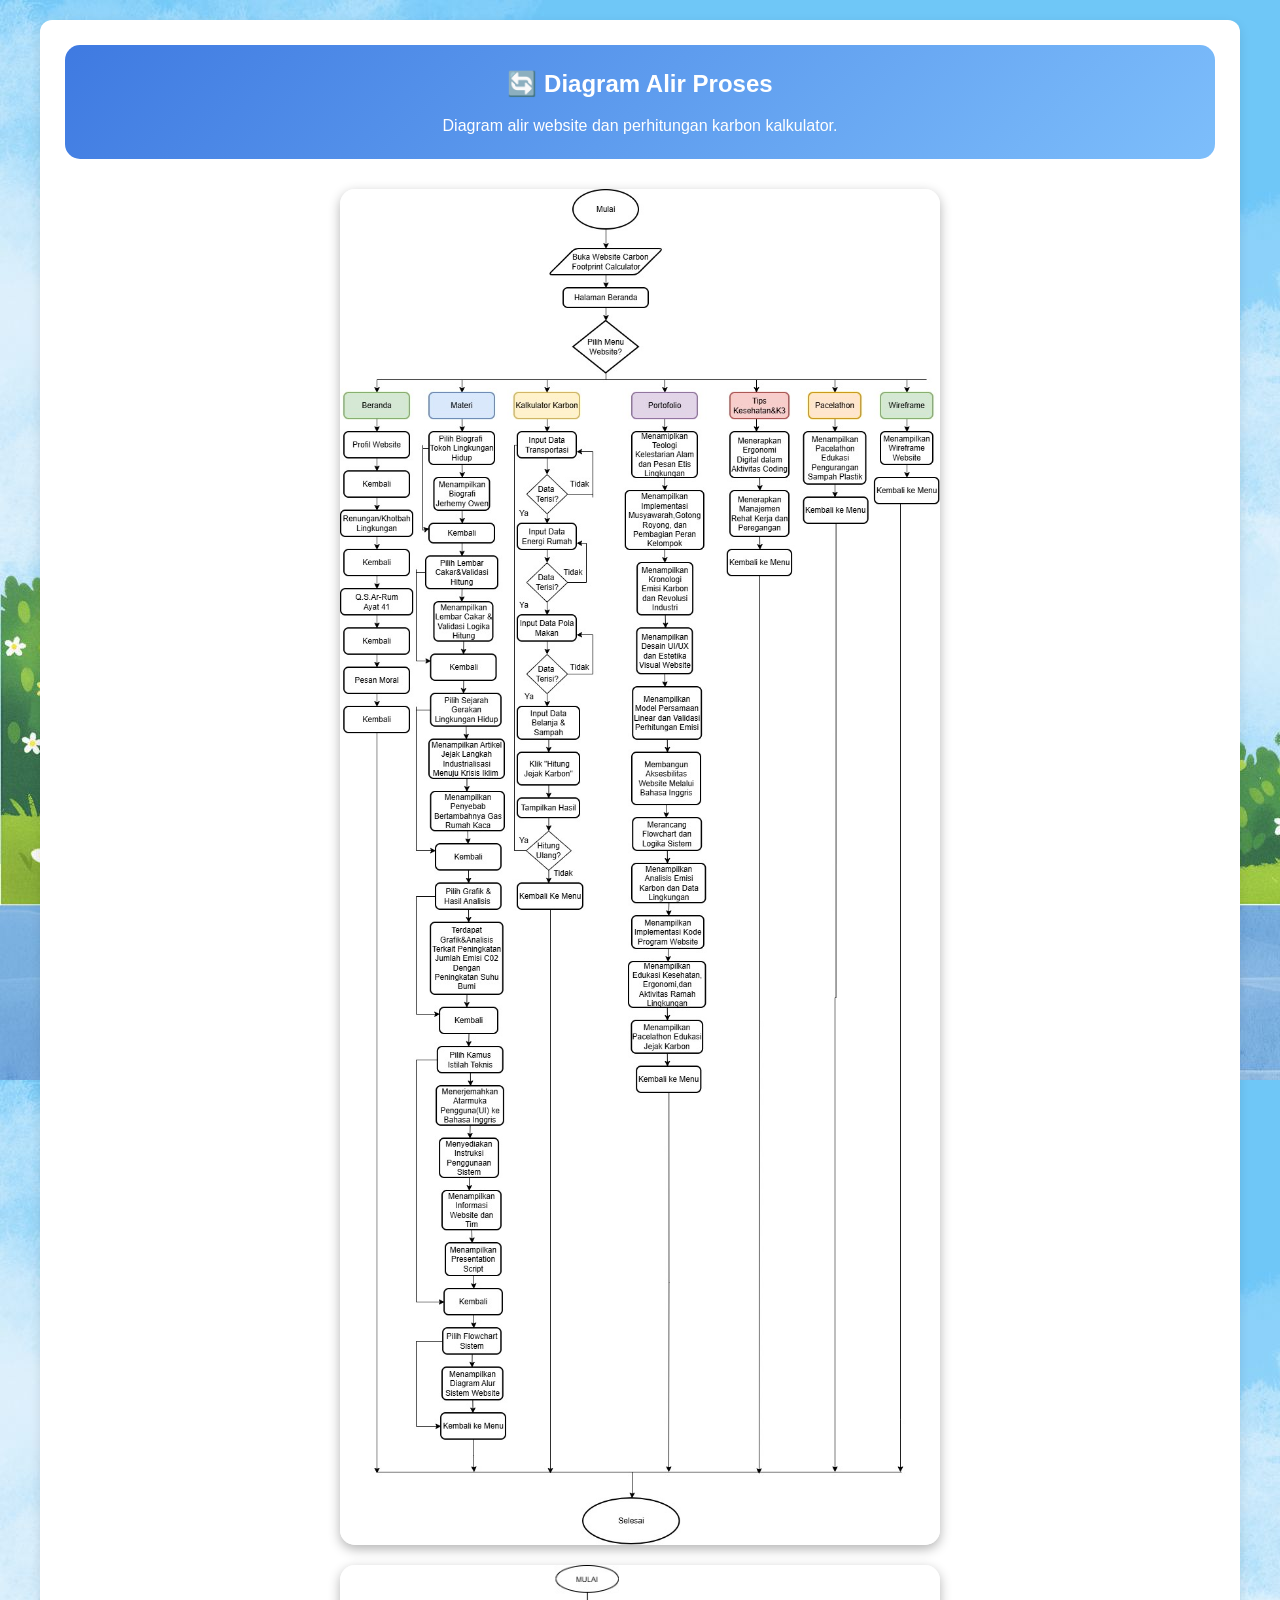
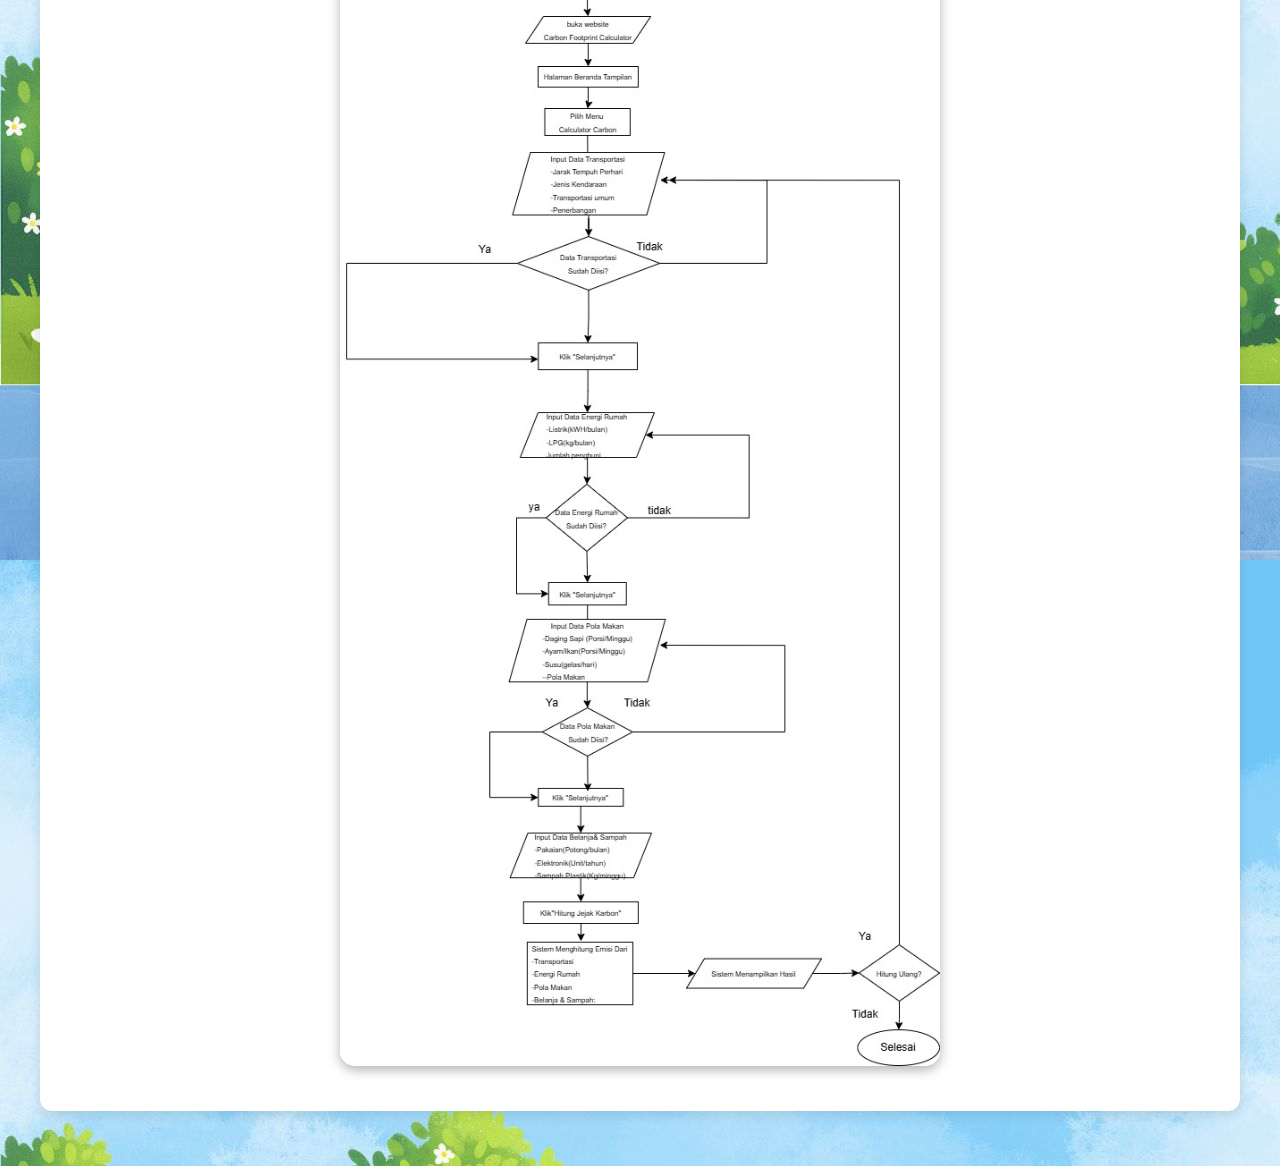
<file: PSAT_KELOMPOK1/flowchart.html>
<!DOCTYPE html>
<html lang="en">
<head>
    <meta charset="UTF-8">
    <meta name="viewport" content="width=device-width, initial-scale=1.0">
    <title>Diagram Alir</title>
    <style>
        * {
            margin: 0;
            padding: 0;
            box-sizing: border-box;
        }

        body {
            font-family: Arial, sans-serif;
            background-image: url('background.jpg.jpeg');
            padding: 20px;
            line-height: 1.6;
            color: #333;
        }

        .container {
            max-width: 1200px;
            margin: auto;
        }

        /* Gaya komponen Card */
        .card {
            background: white;
            padding: 25px;
            border-radius: 12px;
            box-shadow: 0 4px 12px rgba(0,0,0,0.1);
            margin-bottom: 35px;
            text-align: center;
        }

        .header-box {
            background: linear-gradient(135deg, #3f7ae1, #7dbefb);
            color: white;
            padding: 20px;
            border-radius: 15px;
            text-align: center;
            margin-bottom: 30px;
        }

        h2 {
            margin-bottom: 10px;
        }

        img {
            display: block;
            width: 100%;
            max-width: 600px;
            height: auto;
            border-radius: 15px;
            box-shadow: 0 4px 12px rgba(0,0,0,0.3);
            margin: 20px auto;
        }

        hr {
            border: 0;
            border-top: 1px solid #ccc;
            margin: 40px 0;
        }
    </style>
</head>
<body>

<div class="container">


    <section id="flowchart">
        <div class="card">
            <div class="header-box">
                <h2>🔄 Diagram Alir Proses</h2>
                <p>Diagram alir website dan perhitungan karbon kalkulator.</p>
            </div>

            <img src="flowchartweb.jpg.jpeg" alt="Contoh Diagram Alir">
            <img src="flowchartkalkulator.jpg.jpeg" alt="Contoh Diagram Alir">
        </div>
    </section>

</div>

</body>
</html>
</file>
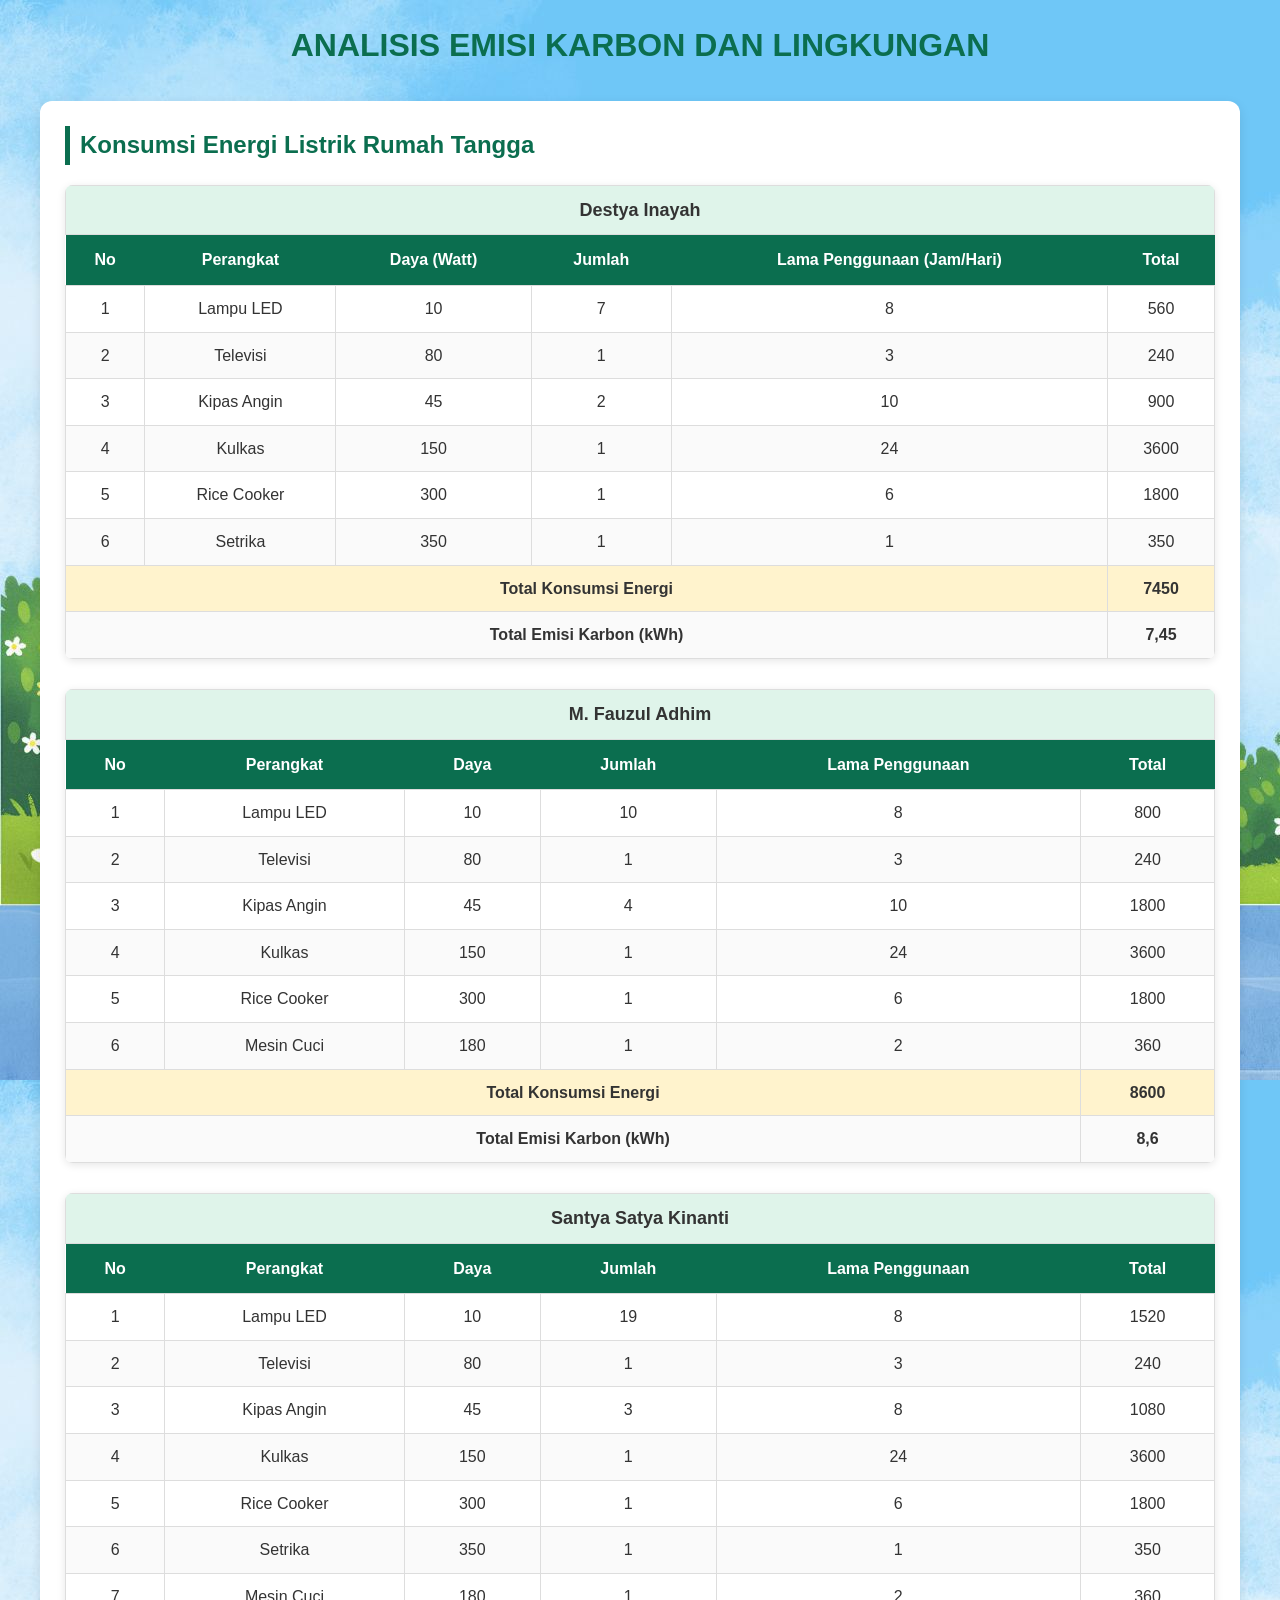
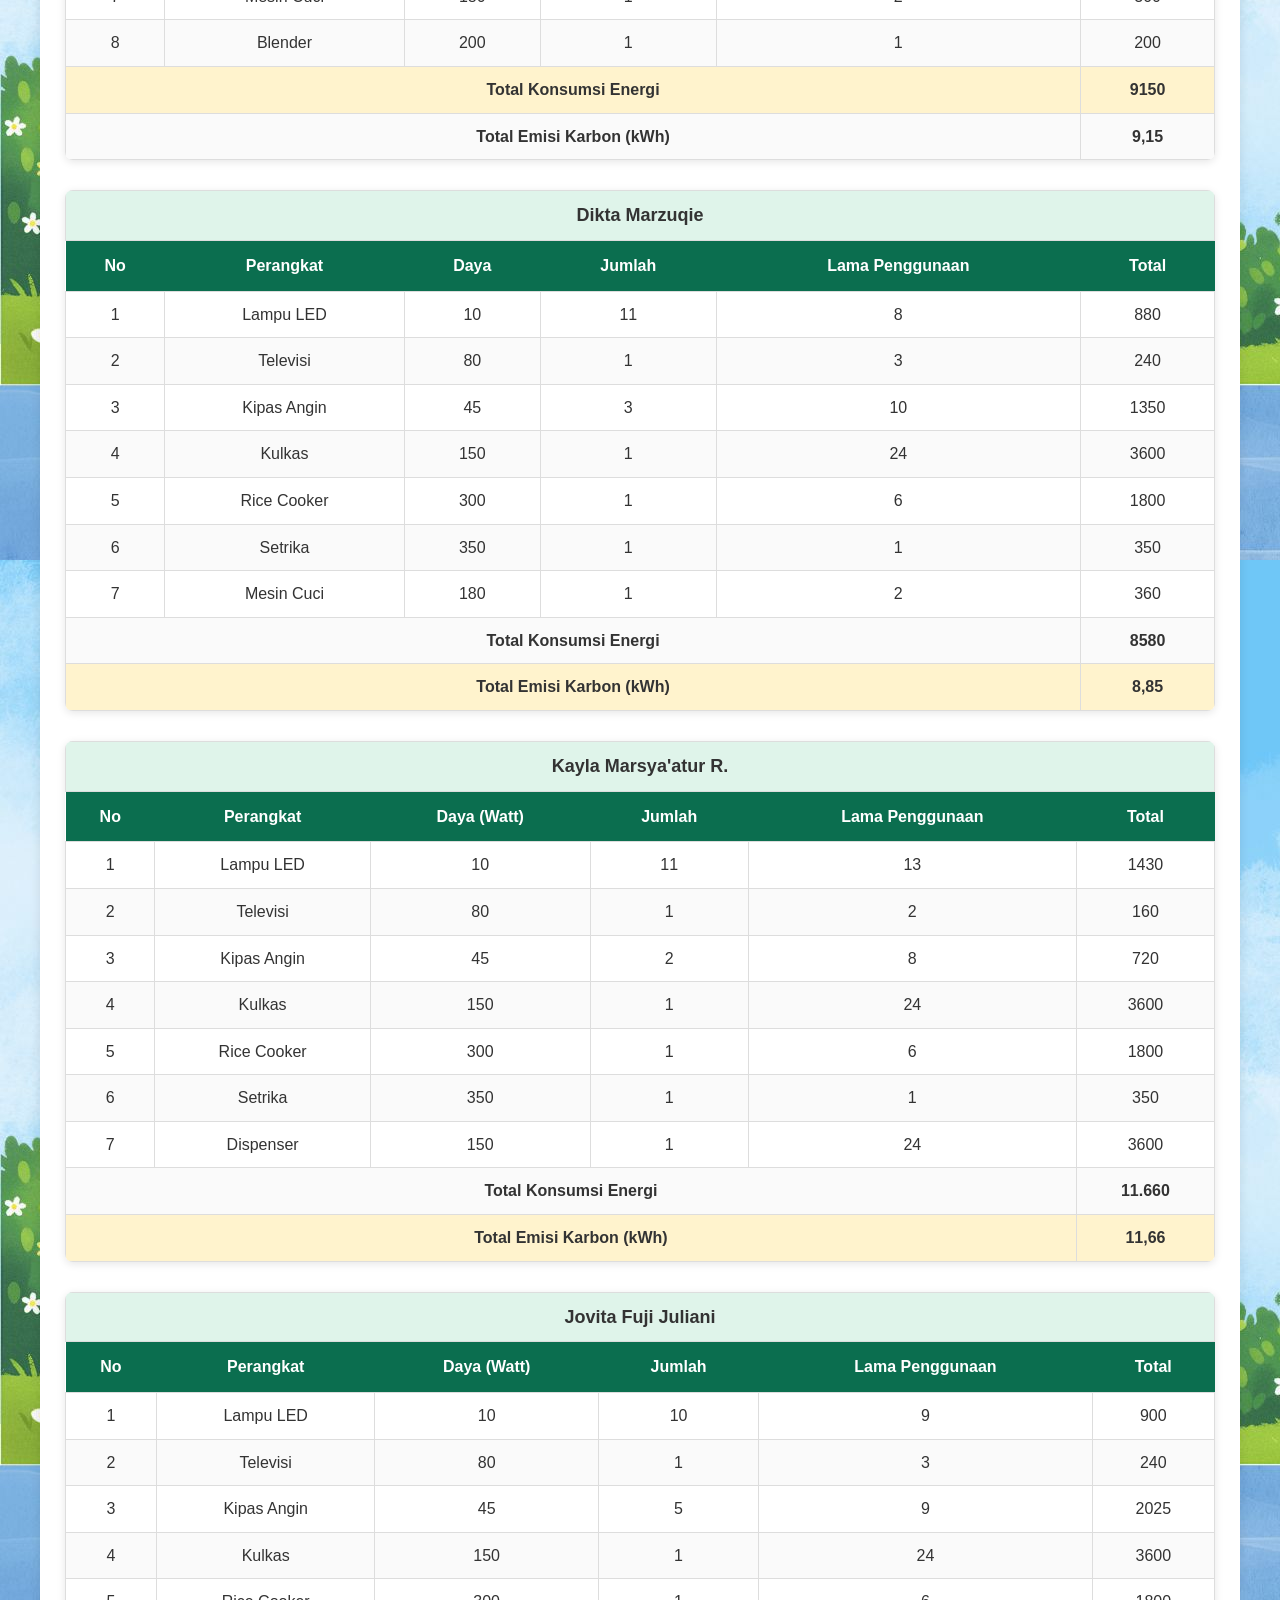
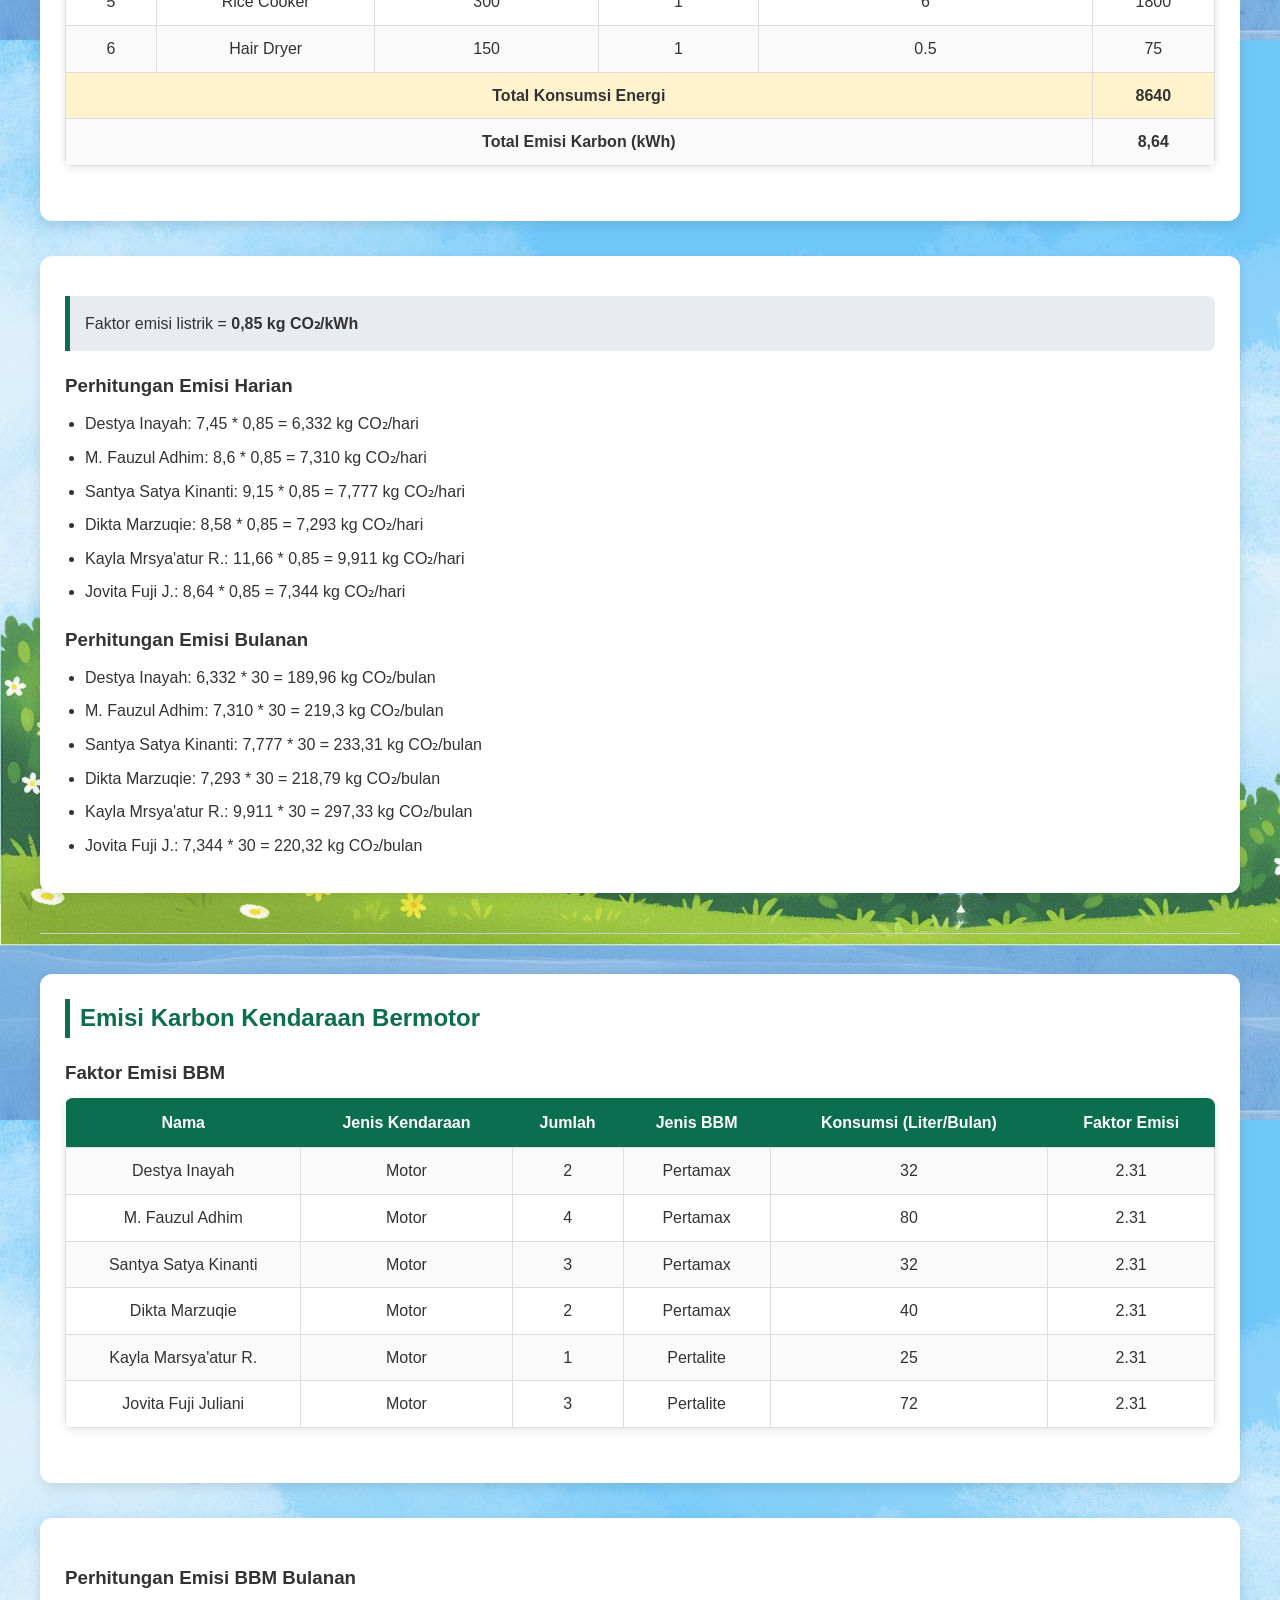
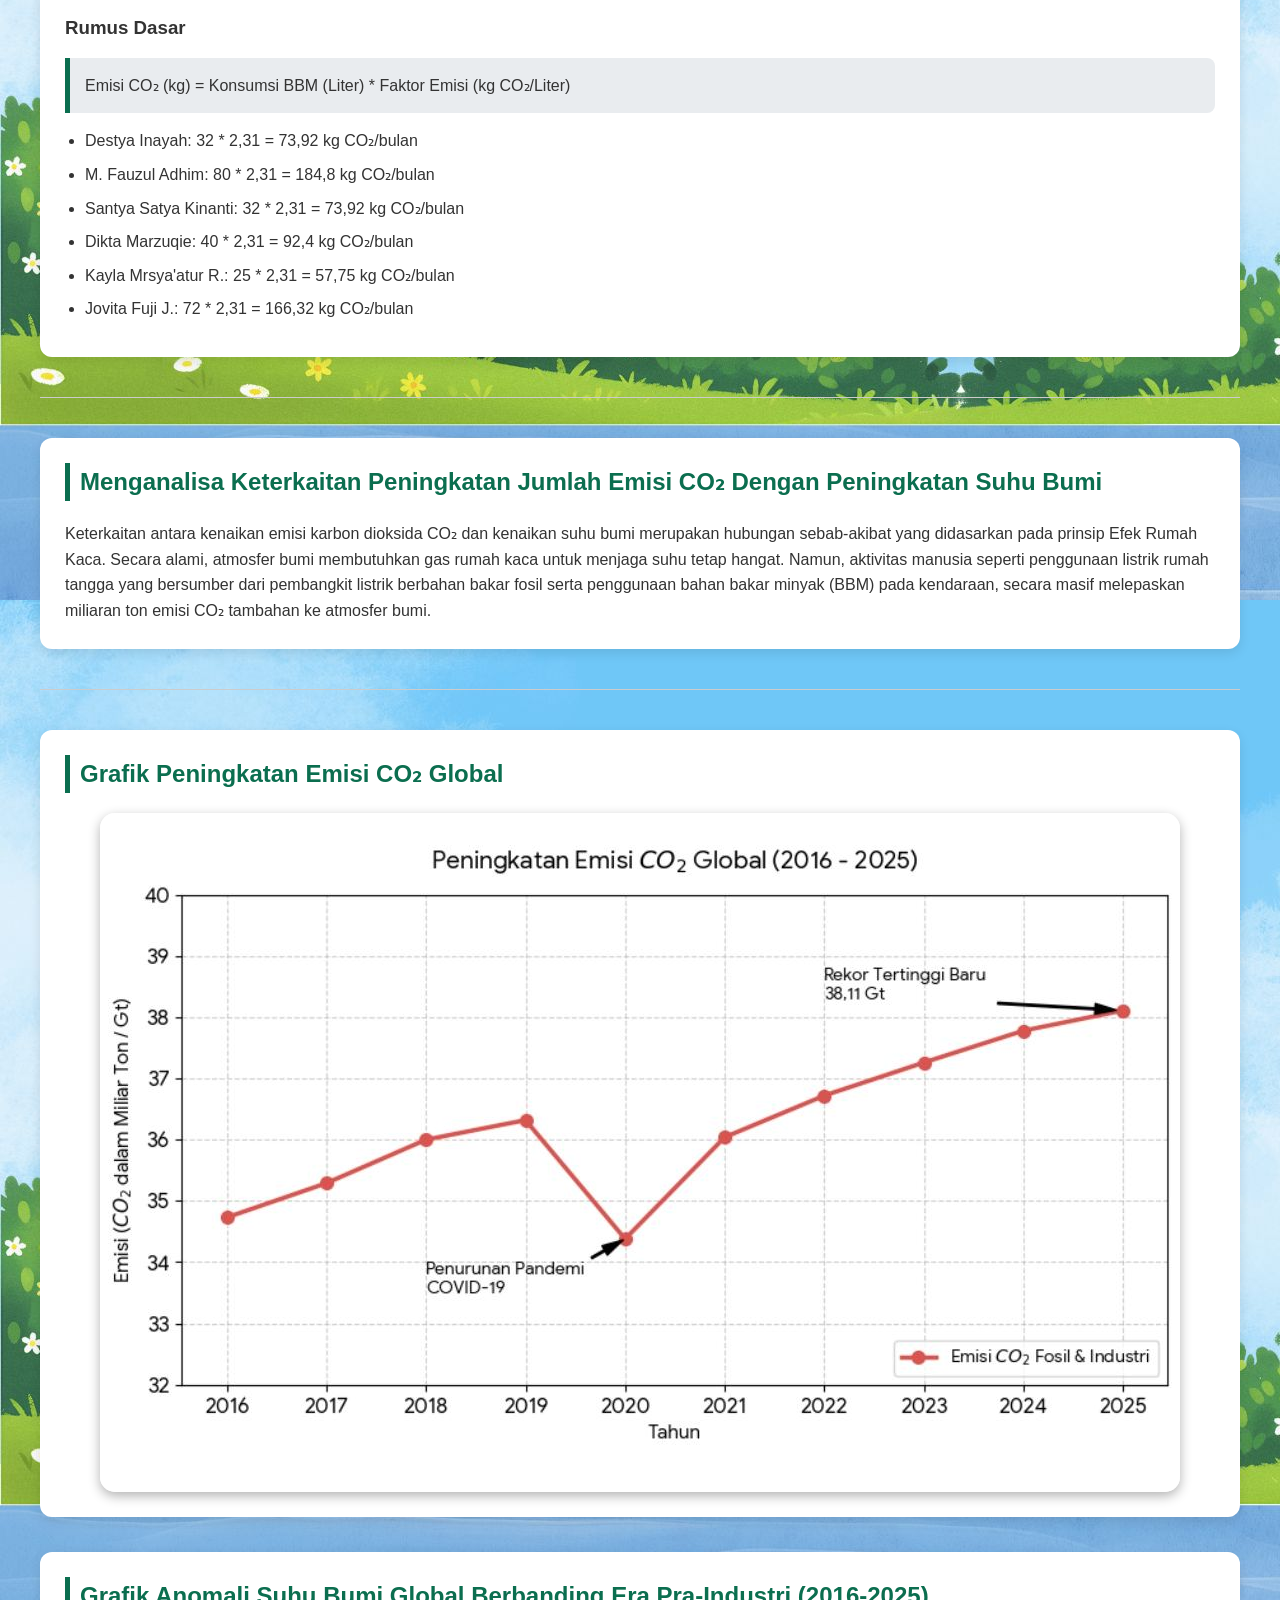
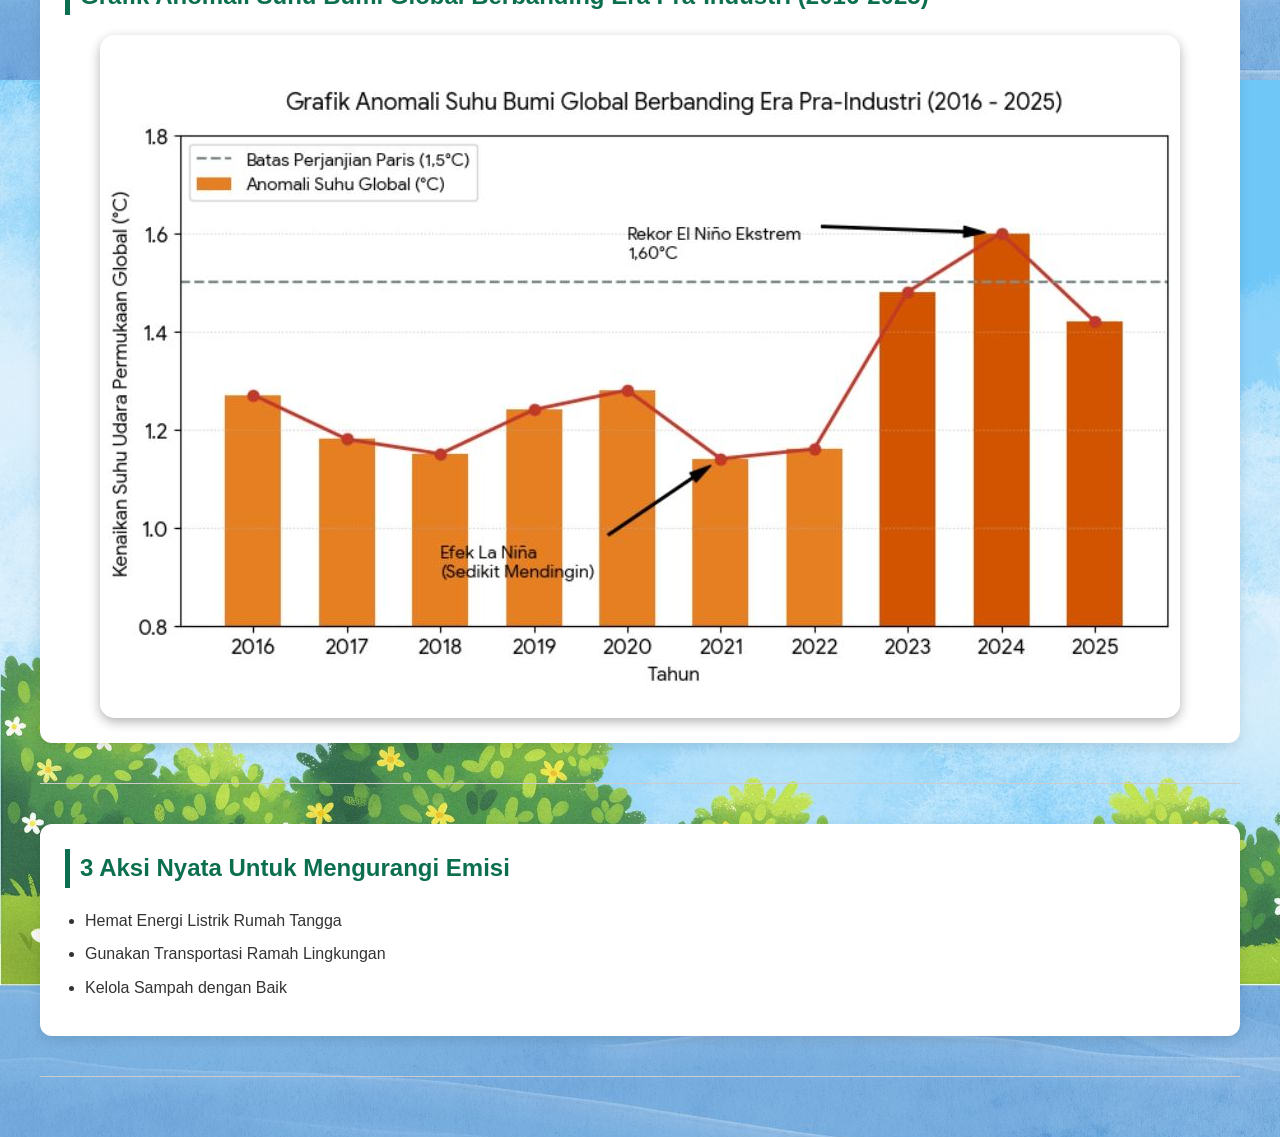
<file: PSAT_KELOMPOK1/ipas.html>
<!DOCTYPE html>
<html lang="id">
<head>
    <meta charset="UTF-8">
    <meta name="viewport" content="width=device-width, initial-scale=1.0">
    <title>Analisis Emisi Karbon dan Lingkungan</title>
    <style>
        * {
            margin: 0;
            padding: 0;
            box-sizing: border-box;
        }

        body {
            font-family: Arial, sans-serif;
            background-image: url('background.jpg.jpeg');
            padding: 20px;
            line-height: 1.6;
            color: #333;
        }

        .container {
            max-width: 1200px;
            margin: auto;
        }

        h1 {
            text-align: center;
            color: #0b6e4f;
            margin-bottom: 30px;
        }

        h2 {
            margin: 0 0 20px 0;
            color: #0b6e4f;
            border-left: 5px solid #0b6e4f;
            padding-left: 10px;
        }

        h3 {
            margin: 20px 0 10px;
            color: #333;
        }

        /* Gaya komponen Card */
        .card {
            background: white;
            padding: 25px;
            border-radius: 12px;
            box-shadow: 0 4px 12px rgba(0,0,0,0.1);
            margin-bottom: 35px;
        }

        table {
            width: 100%;
            border-collapse: collapse;
            background: white;
            margin-bottom: 30px;
            box-shadow: 0 2px 8px rgba(0,0,0,.1);
            border-radius: 8px;
            overflow: hidden;
        }

        th {
            background: #0b6e4f;
            color: white;
            padding: 12px;
        }

        td {
            border: 1px solid #ddd;
            padding: 10px;
            text-align: center;
        }

        .nama {
            background: #dff4ea;
            font-weight: bold;
            font-size: 18px;
        }

        .total {
            background: #fff3cd;
            font-weight: bold;
        }

        .box {
            background: #e9ecef;
            padding: 15px;
            border-left: 5px solid #0b6e4f;
            margin: 15px 0;
            border-radius: 0 8px 8px 0;
        }

        ul {
            padding-left: 20px;
            margin-bottom: 10px;
        }

        li {
            margin-bottom: 8px;
        }

        tr:nth-child(even) {
            background: #fafafa;
        }

        img {
            display: block;
            max-width: 100%;
            height: auto;
            border-radius: 15px;
            box-shadow: 0 4px 12px rgba(0,0,0,0.3);
            margin: 20px auto 0 auto;
        }

        hr {
            border: 0;
            border-top: 1px solid #ccc;
            margin: 40px 0;
        }
    </style>
</head>
<body>

<div class="container">

    <h1>ANALISIS EMISI KARBON DAN LINGKUNGAN</h1>

    <div class="card">
        <h2>Konsumsi Energi Listrik Rumah Tangga</h2>

        <table>
            <tr class="nama">
                <td colspan="6">Destya Inayah</td>
            </tr>
            <tr>
                <th>No</th>
                <th>Perangkat</th>
                <th>Daya (Watt)</th>
                <th>Jumlah</th>
                <th>Lama Penggunaan (Jam/Hari)</th>
                <th>Total</th>
            </tr>
            <tr>
                <td>1</td>
                <td>Lampu LED</td>
                <td>10</td>
                <td>7</td>
                <td>8</td>
                <td>560</td>
            </tr>
            <tr>
                <td>2</td>
                <td>Televisi</td>
                <td>80</td>
                <td>1</td>
                <td>3</td>
                <td>240</td>
            </tr>
            <tr>
                <td>3</td>
                <td>Kipas Angin</td>
                <td>45</td>
                <td>2</td>
                <td>10</td>
                <td>900</td>
            </tr>
            <tr>
                <td>4</td>
                <td>Kulkas</td>
                <td>150</td>
                <td>1</td>
                <td>24</td>
                <td>3600</td>
            </tr>
            <tr>
                <td>5</td>
                <td>Rice Cooker</td>
                <td>300</td>
                <td>1</td>
                <td>6</td>
                <td>1800</td>
            </tr>
            <tr>
                <td>6</td>
                <td>Setrika</td>
                <td>350</td>
                <td>1</td>
                <td>1</td>
                <td>350</td>
            </tr>
            <tr class="total">
                <td colspan="5">Total Konsumsi Energi</td>
                <td>7450</td>
            </tr>
            <tr class="total">
                <td colspan="5">Total Emisi Karbon (kWh)</td>
                <td>7,45</td>
            </tr>
        </table>

        <table>
            <tr class="nama">
                <td colspan="6">M. Fauzul Adhim</td>
            </tr>
            <tr>
                <th>No</th>
                <th>Perangkat</th>
                <th>Daya</th>
                <th>Jumlah</th>
                <th>Lama Penggunaan</th>
                <th>Total</th>
            </tr>
            <tr>
                <td>1</td>
                <td>Lampu LED</td>
                <td>10</td>
                <td>10</td>
                <td>8</td>
                <td>800</td>
            </tr>
            <tr>
                <td>2</td>
                <td>Televisi</td>
                <td>80</td>
                <td>1</td>
                <td>3</td>
                <td>240</td>
            </tr>
            <tr>
                <td>3</td>
                <td>Kipas Angin</td>
                <td>45</td>
                <td>4</td>
                <td>10</td>
                <td>1800</td>
            </tr>
            <tr>
                <td>4</td>
                <td>Kulkas</td>
                <td>150</td>
                <td>1</td>
                <td>24</td>
                <td>3600</td>
            </tr>
            <tr>
                <td>5</td>
                <td>Rice Cooker</td>
                <td>300</td>
                <td>1</td>
                <td>6</td>
                <td>1800</td>
            </tr>
            <tr>
                <td>6</td>
                <td>Mesin Cuci</td>
                <td>180</td>
                <td>1</td>
                <td>2</td>
                <td>360</td>
            </tr>
            <tr class="total">
                <td colspan="5">Total Konsumsi Energi</td>
                <td>8600</td>
            </tr>
            <tr class="total">
                <td colspan="5">Total Emisi Karbon (kWh)</td>
                <td>8,6</td>
            </tr>
        </table>

        <table>
            <tr class="nama">
                <td colspan="6">Santya Satya Kinanti</td>
            </tr>
            <tr>
                <th>No</th>
                <th>Perangkat</th>
                <th>Daya</th>
                <th>Jumlah</th>
                <th>Lama Penggunaan</th>
                <th>Total</th>
            </tr>
            <tr>
                <td>1</td>
                <td>Lampu LED</td>
                <td>10</td>
                <td>19</td>
                <td>8</td>
                <td>1520</td>
            </tr>
            <tr>
                <td>2</td>
                <td>Televisi</td>
                <td>80</td>
                <td>1</td>
                <td>3</td>
                <td>240</td>
            </tr>
            <tr>
                <td>3</td>
                <td>Kipas Angin</td>
                <td>45</td>
                <td>3</td>
                <td>8</td>
                <td>1080</td>
            </tr>
            <tr>
                <td>4</td>
                <td>Kulkas</td>
                <td>150</td>
                <td>1</td>
                <td>24</td>
                <td>3600</td>
            </tr>
            <tr>
                <td>5</td>
                <td>Rice Cooker</td>
                <td>300</td>
                <td>1</td>
                <td>6</td>
                <td>1800</td>
            </tr>
            <tr>
                <td>6</td>
                <td>Setrika</td>
                <td>350</td>
                <td>1</td>
                <td>1</td>
                <td>350</td>
            </tr>
            <tr>
                <td>7</td>
                <td>Mesin Cuci</td>
                <td>180</td>
                <td>1</td>
                <td>2</td>
                <td>360</td>
            </tr>
            <tr>
                <td>8</td>
                <td>Blender</td>
                <td>200</td>
                <td>1</td>
                <td>1</td>
                <td>200</td>
            </tr>
            <tr class="total">
                <td colspan="5">Total Konsumsi Energi</td>
                <td>9150</td>
            </tr>
            <tr class="total">
                <td colspan="5">Total Emisi Karbon (kWh)</td>
                <td>9,15</td>
            </tr>
        </table>

        <table>
            <tr class="nama">
                <td colspan="6">Dikta Marzuqie</td>
            </tr>
            <tr>
                <th>No</th>
                <th>Perangkat</th>
                <th>Daya</th>
                <th>Jumlah</th>
                <th>Lama Penggunaan</th>
                <th>Total</th>
            </tr>
            <tr>
                <td>1</td>
                <td>Lampu LED</td>
                <td>10</td>
                <td>11</td>
                <td>8</td>
                <td>880</td>
            </tr>
            <tr>
                <td>2</td>
                <td>Televisi</td>
                <td>80</td>
                <td>1</td>
                <td>3</td>
                <td>240</td>
            </tr>
            <tr>
                <td>3</td>
                <td>Kipas Angin</td>
                <td>45</td>
                <td>3</td>
                <td>10</td>
                <td>1350</td>
            </tr>
            <tr>
                <td>4</td>
                <td>Kulkas</td>
                <td>150</td>
                <td>1</td>
                <td>24</td>
                <td>3600</td>
            </tr>
            <tr>
                <td>5</td>
                <td>Rice Cooker</td>
                <td>300</td>
                <td>1</td>
                <td>6</td>
                <td>1800</td>
            </tr>
            <tr>
                <td>6</td>
                <td>Setrika</td>
                <td>350</td>
                <td>1</td>
                <td>1</td>
                <td>350</td>
            </tr>
            <tr>
                <td>7</td>
                <td>Mesin Cuci</td>
                <td>180</td>
                <td>1</td>
                <td>2</td>
                <td>360</td>
            </tr>
            <tr class="total">
                <td colspan="5">Total Konsumsi Energi</td>
                <td>8580</td>
            </tr>
            <tr class="total">
                <td colspan="5">Total Emisi Karbon (kWh)</td>
                <td>8,85</td>
            </tr>
        </table>

        <table>
            <tr class="nama">
                <td colspan="6">Kayla Marsya'atur R.</td>
            </tr>
            <tr>
                <th>No</th>
                <th>Perangkat</th>
                <th>Daya (Watt)</th>
                <th>Jumlah</th>
                <th>Lama Penggunaan</th>
                <th>Total</th>
            </tr>
            <tr>
                <td>1</td>
                <td>Lampu LED</td>
                <td>10</td>
                <td>11</td>
                <td>13</td>
                <td>1430</td>
            </tr>
            <tr>
                <td>2</td>
                <td>Televisi</td>
                <td>80</td>
                <td>1</td>
                <td>2</td>
                <td>160</td>
            </tr>
            <tr>
                <td>3</td>
                <td>Kipas Angin</td>
                <td>45</td>
                <td>2</td>
                <td>8</td>
                <td>720</td>
            </tr>
            <tr>
                <td>4</td>
                <td>Kulkas</td>
                <td>150</td>
                <td>1</td>
                <td>24</td>
                <td>3600</td>
            </tr>
            <tr>
                <td>5</td>
                <td>Rice Cooker</td>
                <td>300</td>
                <td>1</td>
                <td>6</td>
                <td>1800</td>
            </tr>
            <tr>
                <td>6</td>
                <td>Setrika</td>
                <td>350</td>
                <td>1</td>
                <td>1</td>
                <td>350</td>
            </tr>
            <tr>
                <td>7</td>
                <td>Dispenser</td>
                <td>150</td>
                <td>1</td>
                <td>24</td>
                <td>3600</td>
            </tr>
            <tr class="total">
                <td colspan="5">Total Konsumsi Energi</td>
                <td>11.660</td>
            </tr>
            <tr class="total">
                <td colspan="5">Total Emisi Karbon (kWh)</td>
                <td>11,66</td>
            </tr>
        </table>

        <table>
            <tr class="nama">
                <td colspan="6">Jovita Fuji Juliani</td>
            </tr>
            <tr>
                <th>No</th>
                <th>Perangkat</th>
                <th>Daya (Watt)</th>
                <th>Jumlah</th>
                <th>Lama Penggunaan</th>
                <th>Total</th>
            </tr>
            <tr>
                <td>1</td>
                <td>Lampu LED</td>
                <td>10</td>
                <td>10</td>
                <td>9</td>
                <td>900</td>
            </tr>
            <tr>
                <td>2</td>
                <td>Televisi</td>
                <td>80</td>
                <td>1</td>
                <td>3</td>
                <td>240</td>
            </tr>
            <tr>
                <td>3</td>
                <td>Kipas Angin</td>
                <td>45</td>
                <td>5</td>
                <td>9</td>
                <td>2025</td>
            </tr>
            <tr>
                <td>4</td>
                <td>Kulkas</td>
                <td>150</td>
                <td>1</td>
                <td>24</td>
                <td>3600</td>
            </tr>
            <tr>
                <td>5</td>
                <td>Rice Cooker</td>
                <td>300</td>
                <td>1</td>
                <td>6</td>
                <td>1800</td>
            </tr>
            <tr>
                <td>6</td>
                <td>Hair Dryer</td>
                <td>150</td>
                <td>1</td>
                <td>0.5</td>
                <td>75</td>
            </tr>
            <tr class="total">
                <td colspan="5">Total Konsumsi Energi</td>
                <td>8640</td>
            </tr>
            <tr class="total">
                <td colspan="5">Total Emisi Karbon (kWh)</td>
                <td>8,64</td>
            </tr>
        </table>
    </div>

    <div class="card">
        <div class="box">
            Faktor emisi listrik = <b>0,85 kg CO₂/kWh</b>
        </div>

        <h3>Perhitungan Emisi Harian</h3>
        <ul>
            <li>Destya Inayah: 7,45 * 0,85 = 6,332 kg CO₂/hari</li>
            <li>M. Fauzul Adhim: 8,6 * 0,85 = 7,310 kg CO₂/hari</li>
            <li>Santya Satya Kinanti: 9,15 * 0,85 = 7,777 kg CO₂/hari</li>
            <li>Dikta Marzuqie: 8,58 * 0,85 = 7,293 kg CO₂/hari</li>
            <li>Kayla Mrsya'atur R.: 11,66 * 0,85 = 9,911 kg CO₂/hari</li>
            <li>Jovita Fuji J.: 8,64 * 0,85 = 7,344 kg CO₂/hari</li>
        </ul>

        <h3>Perhitungan Emisi Bulanan</h3>
        <ul>
            <li>Destya Inayah: 6,332 * 30 = 189,96 kg CO₂/bulan</li>
            <li>M. Fauzul Adhim: 7,310 * 30 = 219,3 kg CO₂/bulan</li>
            <li>Santya Satya Kinanti: 7,777 * 30 = 233,31 kg CO₂/bulan</li>
            <li>Dikta Marzuqie: 7,293 * 30 = 218,79 kg CO₂/bulan</li>
            <li>Kayla Mrsya'atur R.: 9,911 * 30 = 297,33 kg CO₂/bulan</li>
            <li>Jovita Fuji J.: 7,344 * 30 = 220,32 kg CO₂/bulan</li>
        </ul>
    </div>

    <hr>

    <div class="card">
        <h2>Emisi Karbon Kendaraan Bermotor</h2>

        <h3>Faktor Emisi BBM</h3>
        <table>
            <tr>
                <th>Nama</th>
                <th>Jenis Kendaraan</th>
                <th>Jumlah</th>
                <th>Jenis BBM</th>
                <th>Konsumsi (Liter/Bulan)</th>
                <th>Faktor Emisi</th>
            </tr>
            <tr>
                <td>Destya Inayah</td>
                <td>Motor</td>
                <td>2</td>
                <td>Pertamax</td>
                <td>32</td>
                <td>2.31</td>
            </tr>
            <tr>
                <td>M. Fauzul Adhim</td>
                <td>Motor</td>
                <td>4</td>
                <td>Pertamax</td>
                <td>80</td>
                <td>2.31</td>
            </tr>
            <tr>
                <td>Santya Satya Kinanti</td>
                <td>Motor</td>
                <td>3</td>
                <td>Pertamax</td>
                <td>32</td>
                <td>2.31</td>
            </tr>
            <tr>
                <td>Dikta Marzuqie</td>
                <td>Motor</td>
                <td>2</td>
                <td>Pertamax</td>
                <td>40</td>
                <td>2.31</td>
            </tr>
            <tr>
                <td>Kayla Marsya'atur R.</td>
                <td>Motor</td>
                <td>1</td>
                <td>Pertalite</td>
                <td>25</td>
                <td>2.31</td>
            </tr>
            <tr>
                <td>Jovita Fuji Juliani</td>
                <td>Motor</td>
                <td>3</td>
                <td>Pertalite</td>
                <td>72</td>
                <td>2.31</td>
            </tr>
        </table>
    </div>

    <div class="card">
        <h3>Perhitungan Emisi BBM Bulanan</h3>
        
        <h3>Rumus Dasar</h3>
        <div class="box">
            Emisi CO₂ (kg) = Konsumsi BBM (Liter) * Faktor Emisi (kg CO₂/Liter)
        </div>

        <ul>
            <li>Destya Inayah: 32 * 2,31 = 73,92 kg CO₂/bulan</li>
            <li>M. Fauzul Adhim: 80 * 2,31 = 184,8 kg CO₂/bulan</li>
            <li>Santya Satya Kinanti: 32 * 2,31 = 73,92 kg CO₂/bulan</li>
            <li>Dikta Marzuqie: 40 * 2,31 = 92,4 kg CO₂/bulan</li>
            <li>Kayla Mrsya'atur R.: 25 * 2,31 = 57,75 kg CO₂/bulan</li>
            <li>Jovita Fuji J.: 72 * 2,31 = 166,32 kg CO₂/bulan</li>
        </ul>
    </div>

    <hr>

    <div class="card">
        <h2>Menganalisa Keterkaitan Peningkatan Jumlah Emisi CO₂ Dengan Peningkatan Suhu Bumi</h2>
        <p>Keterkaitan antara kenaikan emisi karbon dioksida CO₂ dan kenaikan suhu bumi 
        merupakan hubungan sebab-akibat yang didasarkan pada prinsip Efek Rumah Kaca. 
        Secara alami, atmosfer bumi membutuhkan gas rumah kaca untuk menjaga suhu tetap hangat. 
        Namun, aktivitas manusia seperti penggunaan listrik rumah tangga yang bersumber dari 
        pembangkit listrik berbahan bakar fosil serta penggunaan bahan bakar minyak (BBM) pada kendaraan,
        secara masif melepaskan miliaran ton emisi CO₂ tambahan ke atmosfer bumi.</p>
    </div>

    <hr>

    <div class="card">
        <h2>Grafik Peningkatan Emisi CO₂ Global</h2>
        <img src="grafik.jpeg" alt="Grafik Peningkatan Emisi CO₂ Global">
    </div>

    <div class="card">
        <h2>Grafik Anomali Suhu Bumi Global Berbanding Era Pra-Industri (2016-2025)</h2>
        <img src="chart.jpeg" alt="Grafik Anomali Suhu Bumi Global Berbanding Era Pra-Industri">
    </div>

    <hr>

    <div class="card">
        <h2>3 Aksi Nyata Untuk Mengurangi Emisi</h2>
        <ul>
            <li>Hemat Energi Listrik Rumah Tangga</li>
            <li>Gunakan Transportasi Ramah Lingkungan</li>
            <li>Kelola Sampah dengan Baik</li>
        </ul>
    </div>

    <hr>

</div>

</body>
</html>
</file>
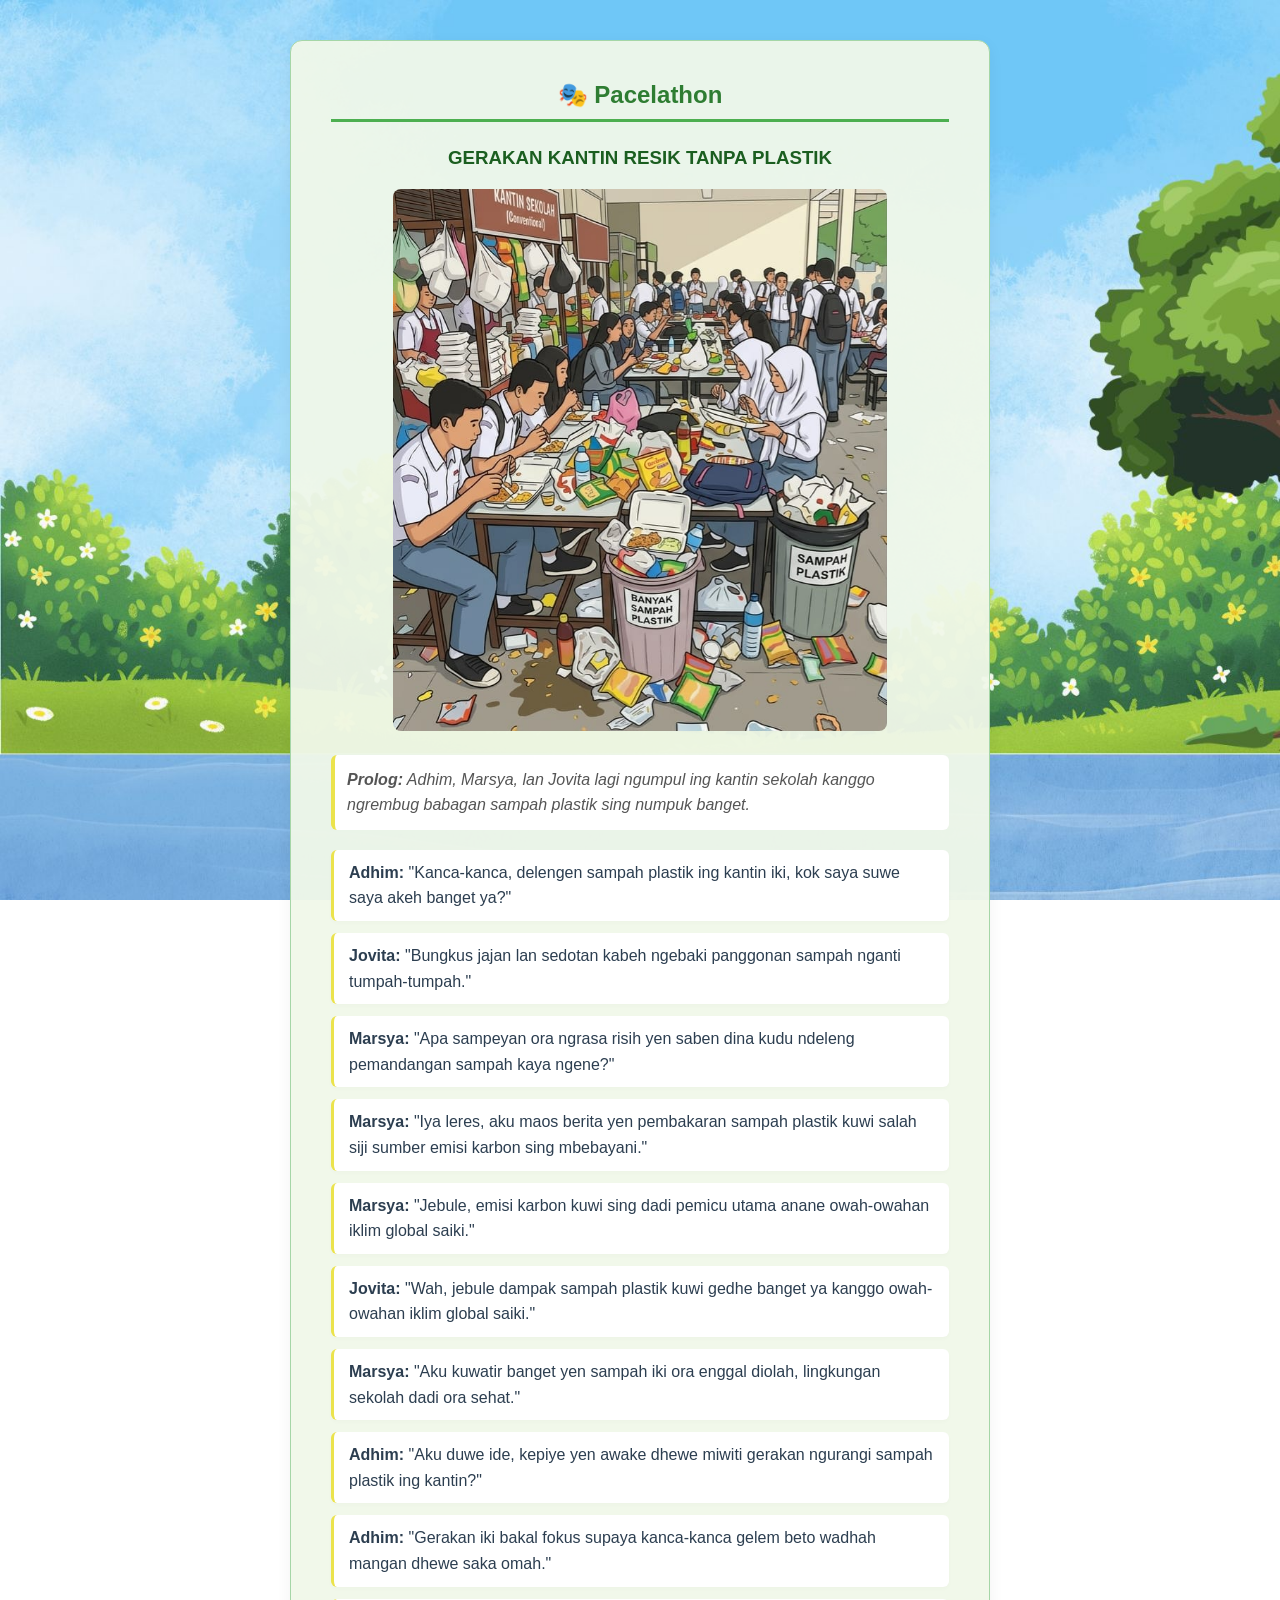
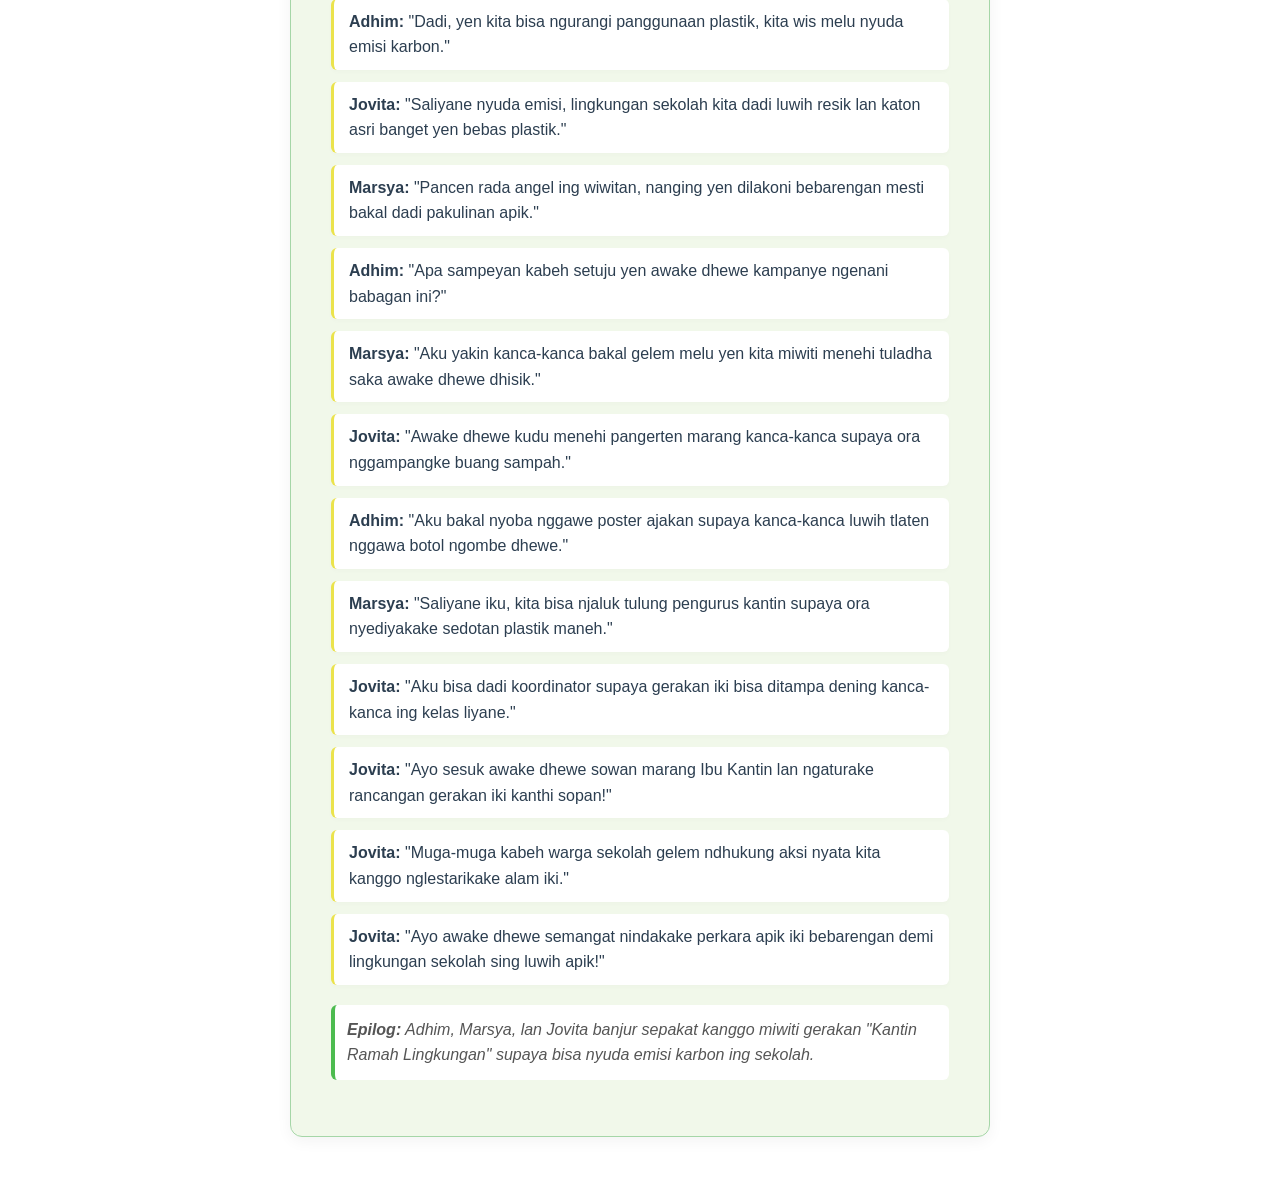
<file: PSAT_KELOMPOK1/jawa.html>
<!DOCTYPE html>
<html lang="id">
<head>
    <meta charset="UTF-8">
    <meta name="viewport" content="width=device-width, initial-scale=1.0">
    <title>Pacelathon Jawa</title>
    
    <style>
        body {
            background-image: url(background.jpg.jpeg);
            background-attachment: fixed;
            background-size: cover;
            font-family: 'Segoe UI', Tahoma, Geneva, Verdana, sans-serif;
            margin: 0;
            padding: 40px 20px;
            display: flex;
            justify-content: center;
            align-items: flex-start;
            min-height: 100vh;
        }

        .card {
            background-color: #ffffff;
            max-width: 700px;
            width: 100%;
            padding: 40px;
            border-radius: 12px;
            box-shadow: 0 4px 15px rgba(0, 0, 0, 0.05);
            box-sizing: border-box;
        }

        .section-title {
            border-bottom: 3px solid #4caf50;
            padding-bottom: 10px;
            margin-bottom: 25px;
            text-align: center;
        }

        .jawa-box {
            background: rgba(241, 248, 233, 0.95); 
            border: 1px solid #a5d6a7;
        }

        .prolog {
            font-style: italic;
            color: #555;
            margin-bottom: 20px;
            background: #ffffff;
            padding: 12px;
            border-radius: 6px;
            border-left: 4px solid #ebe34c;
            line-height: 1.6;
        }

        .dialog-flow p {
            margin: 12px 0;
            padding: 10px 15px;
            background: #ffffff;
            border-radius: 6px;
            box-shadow: 0 2px 5px rgba(0,0,0,0.02);
            border-left: 3px solid #ebe34c;
            line-height: 1.6;
            color: #2c3e50;
        }

        .epilogue {
            font-style: italic;
            color: #555;
            margin-top: 20px;
            background: #ffffff;
            padding: 12px;
            border-radius: 6px;
            border-left: 4px solid #4cbb4f;
            line-height: 1.6;
        }
        
        h2 {
            margin: 0;
            color: #2e7d32;
        }
        
        h3 {
            margin: 0 0 20px 0;
            color: #1b5e20;
        }
    </style>
</head>
<body>

    <section id="pacelathon-jawa" class="card jawa-box">
        <div class="section-title">
            <h2>🎭 Pacelathon</h2>
        </div>
        
        <center>
            <h3>GERAKAN KANTIN RESIK TANPA PLASTIK</h3>
        </center>

        <div style="margin-bottom: 20px; text-align: center;">
            <img src="kantinsampah.jpeg" alt="Kahanan kantin kathah sampah" style="max-width: 80%; border-radius: 8px;">
        </div>
        
        <p class="prolog"><strong>Prolog:</strong> Adhim, Marsya, lan Jovita lagi ngumpul ing kantin sekolah kanggo ngrembug babagan sampah plastik sing numpuk banget.</p>
        
        <div class="dialog-flow">
            <p><strong>Adhim:</strong> "Kanca-kanca, delengen sampah plastik ing kantin iki, kok saya suwe saya akeh banget ya?"</p>
            <p><strong>Jovita:</strong> "Bungkus jajan lan sedotan kabeh ngebaki panggonan sampah nganti tumpah-tumpah."</p>
            <p><strong>Marsya:</strong> "Apa sampeyan ora ngrasa risih yen saben dina kudu ndeleng pemandangan sampah kaya ngene?"</p>
            <p><strong>Marsya:</strong> "Iya leres, aku maos berita yen pembakaran sampah plastik kuwi salah siji sumber emisi karbon sing mbebayani."</p>
            <p><strong>Marsya:</strong> "Jebule, emisi karbon kuwi sing dadi pemicu utama anane owah-owahan iklim global saiki."</p>
            <p><strong>Jovita:</strong> "Wah, jebule dampak sampah plastik kuwi gedhe banget ya kanggo owah-owahan iklim global saiki."</p> 
            <p><strong>Marsya:</strong> "Aku kuwatir banget yen sampah iki ora enggal diolah, lingkungan sekolah dadi ora sehat."</p>
            <p><strong>Adhim:</strong> "Aku duwe ide, kepiye yen awake dhewe miwiti gerakan ngurangi sampah plastik ing kantin?"</p>
            <p><strong>Adhim:</strong> "Gerakan iki bakal fokus supaya kanca-kanca gelem beto wadhah mangan dhewe saka omah."</p>
            <p><strong>Adhim:</strong> "Dadi, yen kita bisa ngurangi panggunaan plastik, kita wis melu nyuda emisi karbon."</p>
            <p><strong>Jovita:</strong> "Saliyane nyuda emisi, lingkungan sekolah kita dadi luwih resik lan katon asri banget yen bebas plastik."</p>
            <p><strong>Marsya:</strong> "Pancen rada angel ing wiwitan, nanging yen dilakoni bebarengan mesti bakal dadi pakulinan apik."</p>
            <p><strong>Adhim:</strong> "Apa sampeyan kabeh setuju yen awake dhewe kampanye ngenani babagan ini?"</p>
            <p><strong>Marsya:</strong> "Aku yakin kanca-kanca bakal gelem melu yen kita miwiti menehi tuladha saka awake dhewe dhisik."</p>
            <p><strong>Jovita:</strong> "Awake dhewe kudu menehi pangerten marang kanca-kanca supaya ora nggampangke buang sampah."</p>
            <p><strong>Adhim:</strong> "Aku bakal nyoba nggawe poster ajakan supaya kanca-kanca luwih tlaten nggawa botol ngombe dhewe."</p>
            <p><strong>Marsya:</strong> "Saliyane iku, kita bisa njaluk tulung pengurus kantin supaya ora nyediyakake sedotan plastik maneh."</p>
            <p><strong>Jovita:</strong> "Aku bisa dadi koordinator supaya gerakan iki bisa ditampa dening kanca-kanca ing kelas liyane."</p>
            <p><strong>Jovita:</strong> "Ayo sesuk awake dhewe sowan marang Ibu Kantin lan ngaturake rancangan gerakan iki kanthi sopan!"</p>
            <p><strong>Jovita:</strong> "Muga-muga kabeh warga sekolah gelem ndhukung aksi nyata kita kanggo nglestarikake alam iki."</p>
            <p><strong>Jovita:</strong> "Ayo awake dhewe semangat nindakake perkara apik iki bebarengan demi lingkungan sekolah sing luwih apik!"</p>
        </div>

        <p class="epilogue"><strong>Epilog:</strong> Adhim, Marsya, lan Jovita banjur sepakat kanggo miwiti gerakan "Kantin Ramah Lingkungan" supaya bisa nyuda emisi karbon ing sekolah.</p>
    </section>

</body>
</html>
</file>
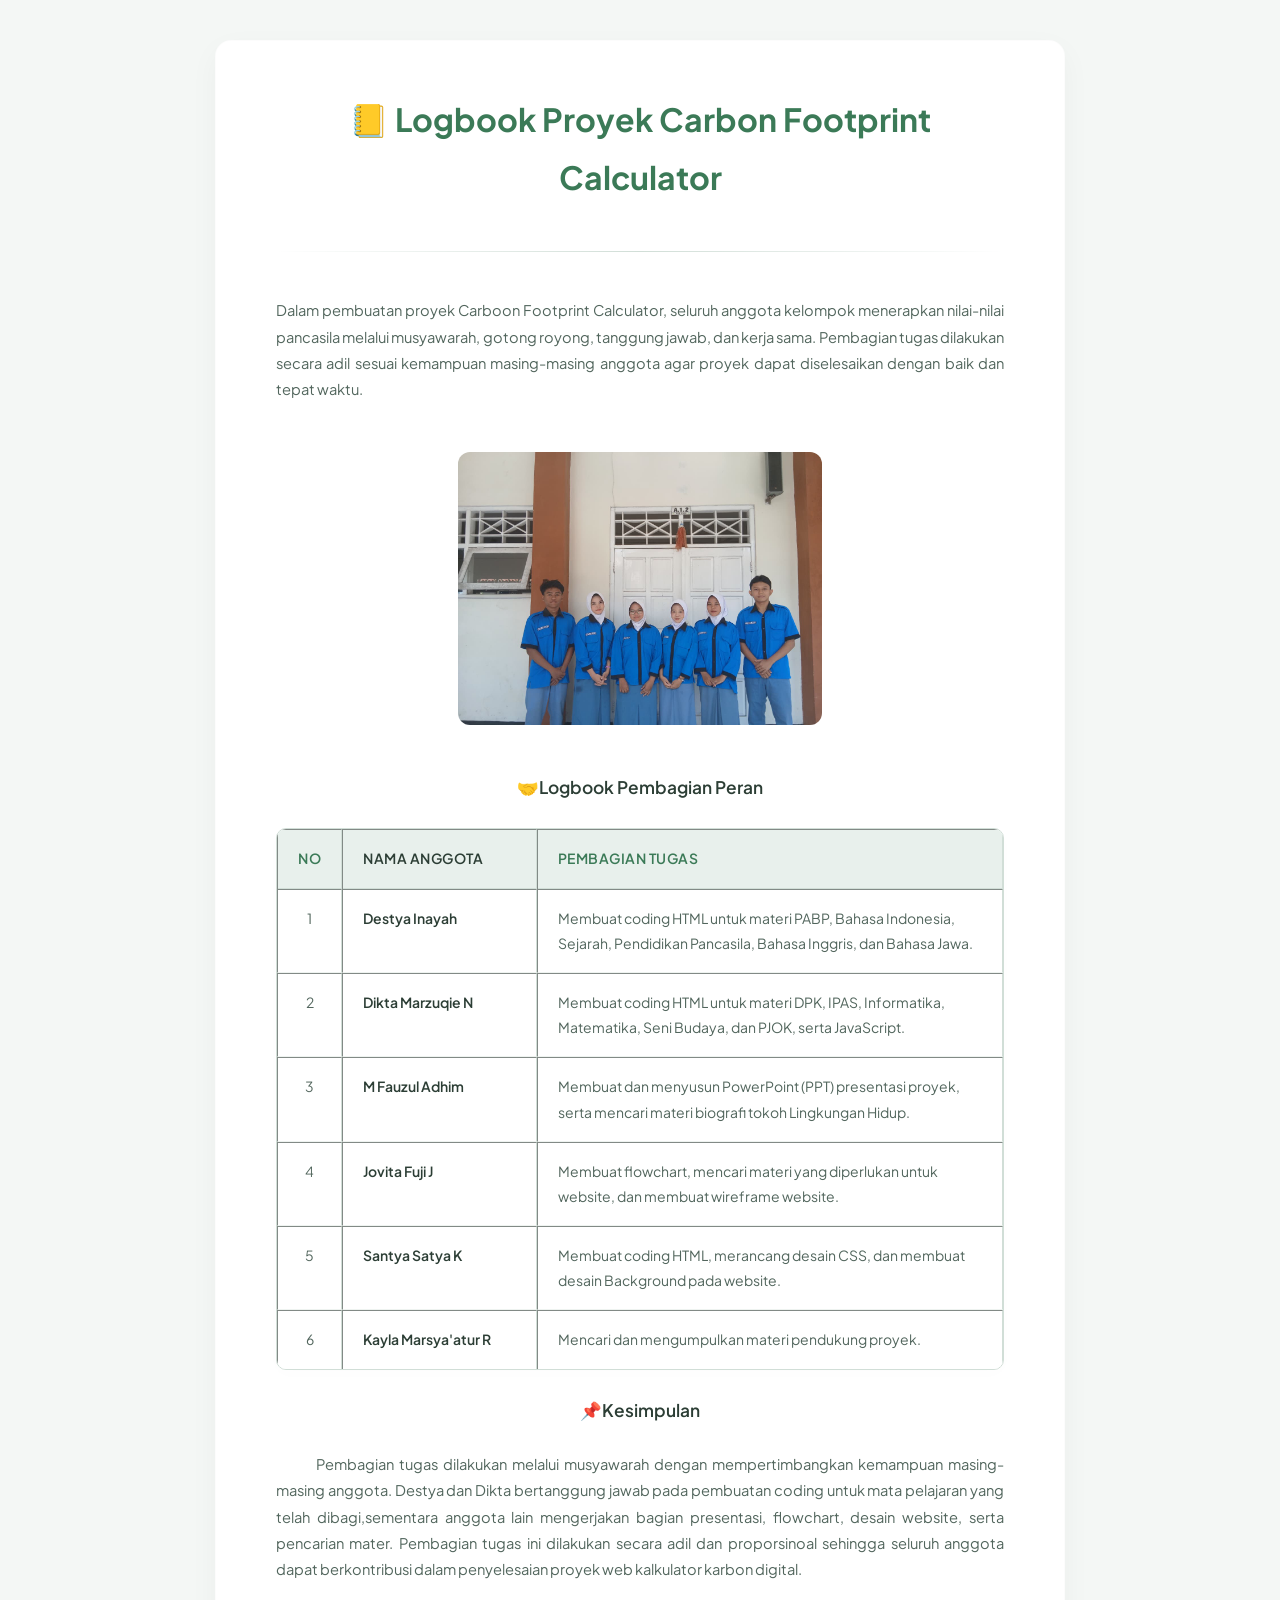
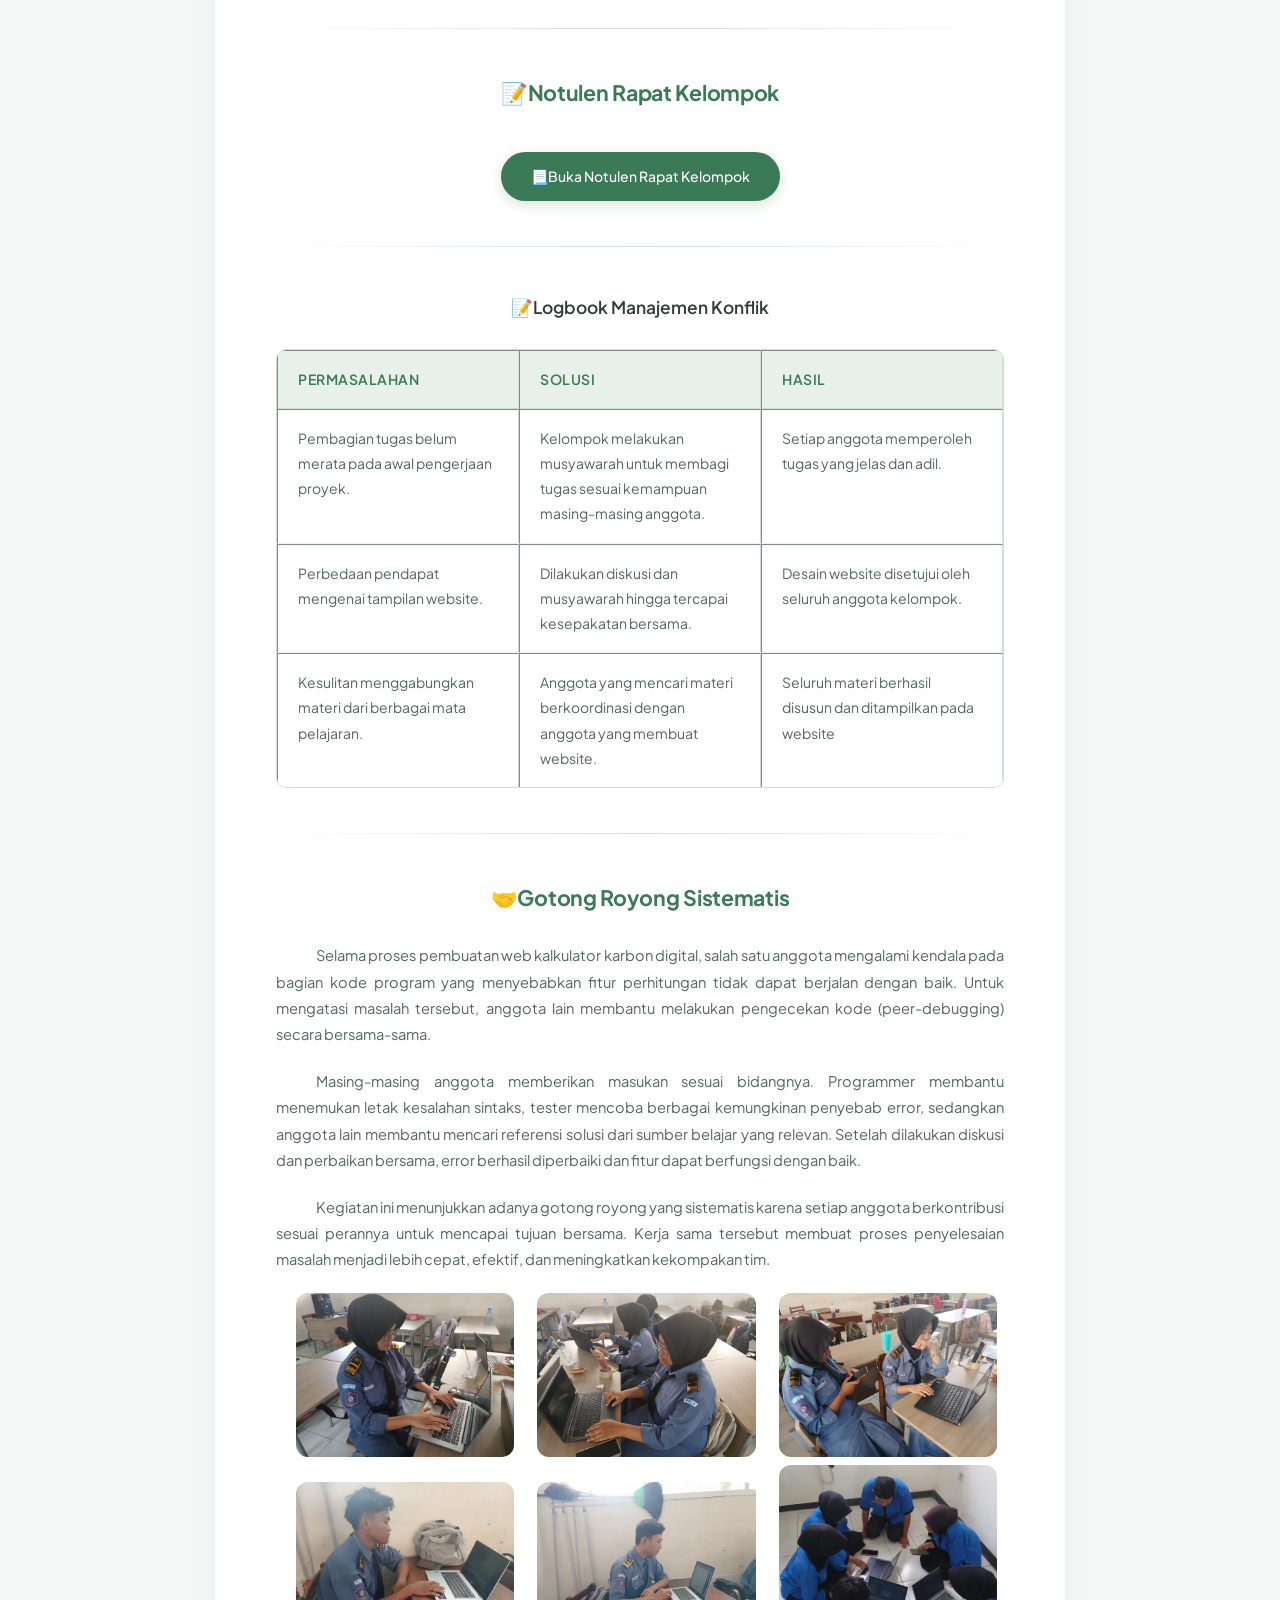
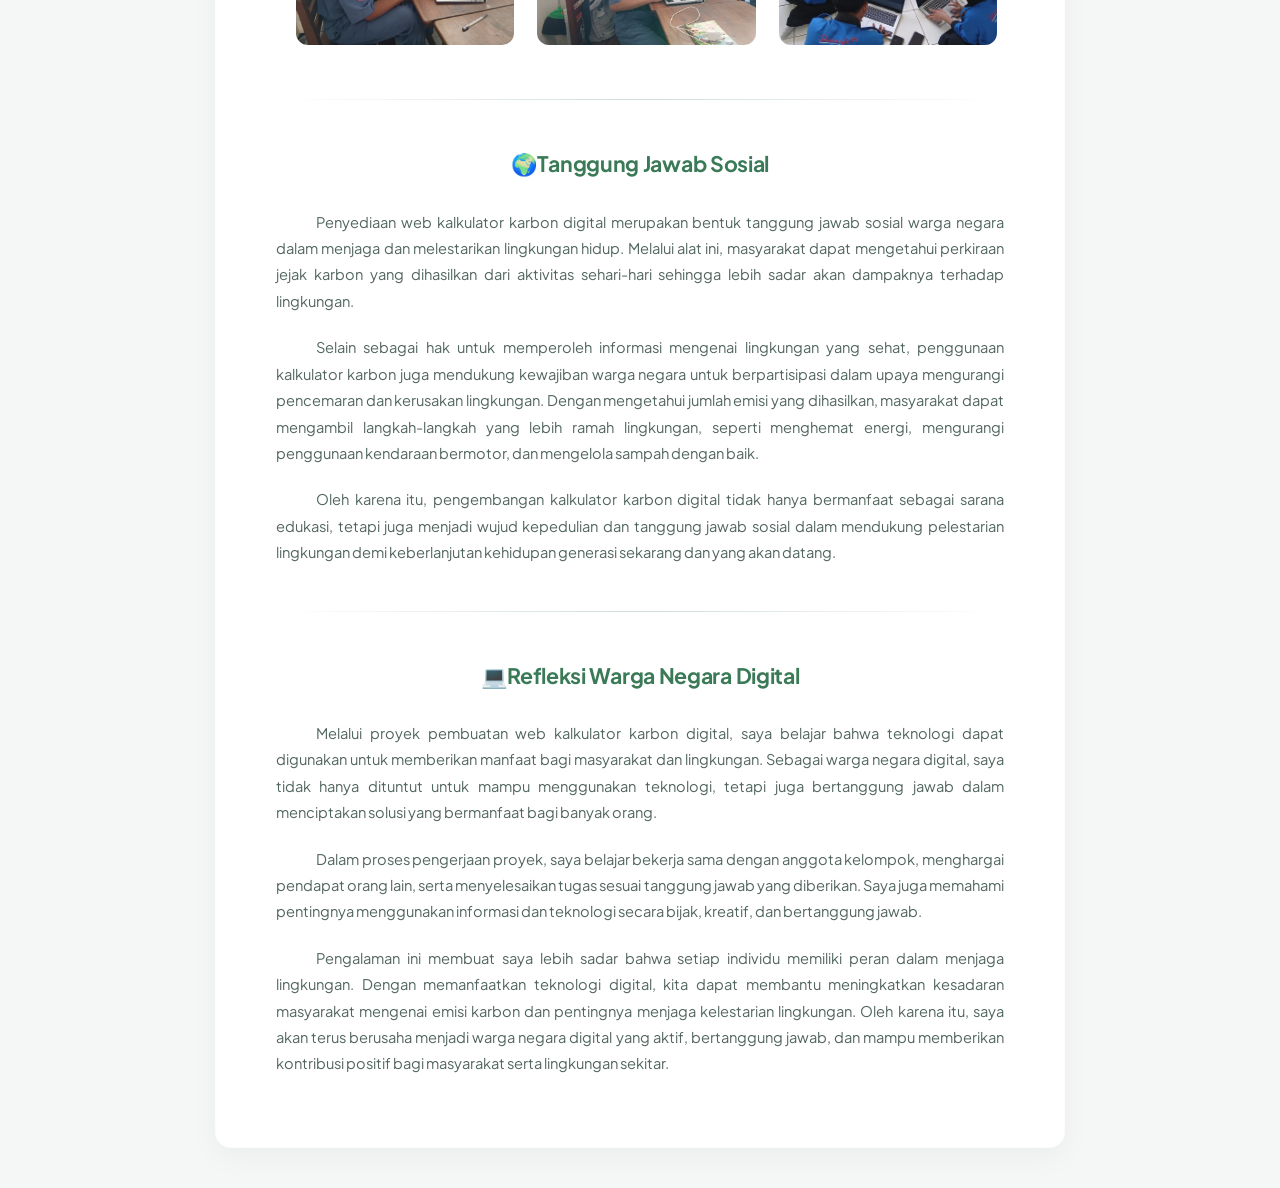
<file: PSAT_KELOMPOK1/logbook.html>
<!DOCTYPE html>
<html lang="en">
<head>
    <meta charset="UTF-8">
    <meta name="viewport" content="width=device-width, initial-scale=1.0">
    <title>Logbook</title>
    <style>
        @import url('https://fonts.googleapis.com/css2?family=Plus+Jakarta+Sans:wght@400;500;600;700&display=swap');

        * {
            box-sizing: border-box;
            margin: 0;
            padding: 0;
        }

        :root {
            --bg-color: #f4f7f5;
            --container-bg: #ffffff;
            --text-main: #2c3e35;
            --text-muted: #52665d;
            --accent-green: #3b7a57;
            --accent-light: #e8f0ec;
            --border-color: #d1ded7;
            --shadow: 0 10px 30px rgba(0, 0, 0, 0.04);
            --radius-lg: 16px;
            --radius-md: 10px;
        }

        body {
            font-family: 'Plus Jakarta Sans', sans-serif;
            background-color: var(--bg-color);
            color: var(--text-main);
            line-height: 1.8;
            padding: 40px 20px;
            display: flex;
            justify-content: center;
        }

        .wrapper {
            max-width: 850px;
            width: 100%;
            background: var(--container-bg);
            padding: 50px 60px;
            border-radius: var(--radius-lg);
            box-shadow: var(--shadow);
            border: 1px solid rgba(0, 0, 0, 0.01);
        }

        hr {
            border: none;
            height: 1px;
            background: linear-gradient(to right, transparent, var(--border-color), transparent);
            margin: 45px 0;
        }

        p {
            color: var(--text-muted);
            margin-bottom: 20px;
            font-size: 11pt;
            text-align: justify;
        }

        h2 {
            font-size: 16pt;
            color: var(--accent-green);
            margin-bottom: 25px;
            font-weight: 700;
            letter-spacing: -0.3px;
        }

        h3 {
            font-size: 13pt;
            color: var(--text-main);
            margin-top: 10px;
            margin-bottom: 25px;
            font-weight: 600;
        }

        table {
            width: 100%;
            border-collapse: separate;
            border-spacing: 0;
            margin: 25px 0;
            border-radius: var(--radius-md);
            overflow: hidden;
            border: 1px solid var(--border-color);
            box-shadow: 0 4px 15px rgba(0, 0, 0, 0.01);
        }

        th {
            background-color: var(--accent-light);
            color: var(--accent-green);
            font-weight: 600;
            text-align: left;
            padding: 16px 20px;
            font-size: 10.5pt;
            border-bottom: 1px solid var(--border-color);
            text-transform: uppercase;
            letter-spacing: 0.5px;
        }

        td {
            padding: 16px 20px;
            border-bottom: 1px solid #eef3f0;
            color: var(--text-muted);
            font-size: 10.5pt;
            vertical-align: top;
            background-color: #ffffff;
        }

        tr:last-child td {
            border-bottom: none;
        }

        tr:hover td {
            background-color: #f9fbf9;
        }

        table:nth-of-type(1) th:nth-child(1), table:nth-of-type(1) td:nth-child(1) { width: 8%; text-align: center; }
        table:nth-of-type(1) th:nth-child(2), table:nth-of-type(1) td:nth-child(2) { width: 27%; font-weight: 600; color: var(--text-main); }
        table:nth-of-type(1) th:nth-child(3), table:nth-of-type(1) td:nth-child(3) { width: 65%; }

        table:nth-of-type(2) td { width: 33.33%; }

        a {
            display: inline-block;
            background-color: var(--accent-green);
            color: #ffffff !important;
            text-decoration: none;
            padding: 12px 30px;
            border-radius: 30px;
            font-weight: 500;
            font-size: 10.5pt;
            margin-top: 15px;
            box-shadow: 0 4px 14px rgba(59, 122, 87, 0.2);
            transition: all 0.3s ease;
        }

        a:hover {
            background-color: #2e5f43;
            transform: translateY(-2px);
            box-shadow: 0 6px 20px rgba(59, 122, 87, 0.3);
        }

        section {
            margin-bottom: 20px;
        }

        @media (max-width: 768px) {
            body {
                padding: 15px 10px;
            }
            .wrapper {
                padding: 35px 25px;
            }
            table {
                display: block;
                overflow-x: auto;
            }
            th, td {
                padding: 12px 15px;
            }
        }

        dokum {
            width: 50%;
            margin-top: 20px;
            margin-bottom: 20px;
        }
    </style>
</head>
<body>
    <div class="wrapper">
        <h1 style="text-align: center; color: var(--accent-green); margin-bottom: 40px;">📒 Logbook Proyek Carbon Footprint Calculator</h1>
        <hr>
        <section id="Pancasila">
        <p>
            Dalam pembuatan proyek Carboon Footprint Calculator, seluruh anggota
             kelompok menerapkan nilai-nilai pancasila melalui musyawarah, 
             gotong royong, tanggung jawab, dan kerja sama. Pembagian tugas
             dilakukan secara adil sesuai kemampuan masing-masing anggota agar 
             proyek dapat diselesaikan dengan baik dan tepat waktu.
        </p>
        <br>
               <center><img src="dokum2.jpeg" style="width: 50%; border-radius: 12px;"></center>
        <br>
        <center><h3>🤝Logbook Pembagian Peran</h3></center>
        <table border="1"cellpadding="10">
            <tr>
                <th>No</th>
                <th>Nama Anggota</th>
                <th>Pembagian Tugas</th>
            </tr>
            <tr>
                <td>1</td>
                <td>Destya Inayah</td>
                <td>
                    Membuat coding HTML untuk materi PABP, Bahasa Indonesia, Sejarah, Pendidikan Pancasila, Bahasa Inggris, dan Bahasa Jawa.
                </td>
            </tr>
            <tr>
                <td>2</td>
                <td>Dikta Marzuqie N</td>
                <td>
                    Membuat coding HTML untuk materi DPK, IPAS, Informatika, Matematika, Seni Budaya, dan PJOK, serta JavaScript.
                </td>
            </tr>
            <tr>
                <td>3</td>
                <td>M Fauzul Adhim</td>
                <td>
                    Membuat dan menyusun PowerPoint (PPT) presentasi proyek, serta mencari materi biografi tokoh Lingkungan Hidup.
                </td>
            </tr>
            <tr>
                <td>4</td>
                <td>Jovita Fuji J</td>
                <td>
                    Membuat flowchart, mencari materi yang diperlukan untuk website, dan membuat wireframe website.
                </td>
            </tr>
            <tr>
                <td>5</td>
                <td>Santya Satya K</td>
                <td>
                    Membuat coding HTML, merancang desain CSS, dan membuat desain Background pada website.
                </td>
            </tr>
            <tr>
                <td>6</td>
                <td>Kayla Marsya'atur R</td>
                <td>
                    Mencari dan mengumpulkan materi pendukung proyek.
                </td>
            </tr>
        </table>

           <center><h3>📌Kesimpulan</h3></center>
        <p style="text-indent:40px; text-align: justify;">
            Pembagian tugas dilakukan melalui musyawarah dengan mempertimbangkan kemampuan masing-masing anggota.
            Destya dan Dikta bertanggung jawab pada pembuatan coding untuk mata pelajaran yang telah dibagi,sementara 
            anggota lain mengerjakan bagian presentasi, flowchart, desain website, serta pencarian mater. Pembagian 
            tugas ini dilakukan secara adil dan proporsinoal sehingga seluruh anggota dapat berkontribusi
            dalam penyelesaian proyek web kalkulator karbon digital. 
        </p>
        <hr>
        <center>
            <h2>📝Notulen Rapat Kelompok</h2>
        <a href="notulen.html" target="_blank">
            📃Buka Notulen Rapat Kelompok
        </a>
        </center>
        <hr>
        <center><h3>📝Logbook Manajemen Konflik</h3></center>
        <table border="1"cellpadding="10">
            <tr>
                <th>Permasalahan</th>
                <th>Solusi</th>
                <th>Hasil</th>
            </tr>
            <tr>
                <td>
                    Pembagian tugas belum merata pada awal pengerjaan proyek.
                </td>
                <td>
                    Kelompok melakukan musyawarah untuk membagi tugas sesuai kemampuan masing-masing anggota.
                </td>
                <td>
                    Setiap anggota memperoleh tugas yang jelas dan adil.
                </td>
            </tr>
            <tr>
                <td>
                    Perbedaan pendapat mengenai tampilan website.
                </td>
                <td>
                    Dilakukan diskusi dan musyawarah hingga tercapai kesepakatan bersama.
                </td>
                <td>
                    Desain website disetujui oleh seluruh anggota kelompok.
                </td>
            </tr>
            <tr>
                <td>
                    Kesulitan menggabungkan materi dari berbagai mata pelajaran.
                </td>
                <td>
                    Anggota yang mencari materi berkoordinasi dengan anggota yang membuat website.
                </td>
                <td>
                    Seluruh materi berhasil disusun dan ditampilkan pada website
                </td>
            </tr>
        </table>
        <hr>
        <section id="gotong-royong">
            <center><h2>🤝Gotong Royong Sistematis</h2></center>
            <p style="text-indent: 40px; text-align:justify;">
                
    Selama proses pembuatan web kalkulator karbon digital, salah satu anggota mengalami kendala pada
     bagian kode program yang menyebabkan fitur perhitungan tidak dapat berjalan dengan baik.
      Untuk mengatasi masalah tersebut, anggota lain membantu melakukan pengecekan kode (peer-debugging)
       secara bersama-sama.
       </p>
    <p style="text-indent:40px; text-align:justify;">
    Masing-masing anggota memberikan masukan sesuai bidangnya.
    Programmer membantu menemukan letak kesalahan sintaks, tester 
    mencoba berbagai kemungkinan penyebab error, sedangkan anggota lain
     membantu mencari referensi solusi dari sumber belajar yang relevan. 
     Setelah dilakukan diskusi dan perbaikan bersama, error berhasil diperbaiki 
     dan fitur dapat berfungsi dengan baik.
      </p>
    <p style="text-indent:40px; text-align:justify;">
    Kegiatan ini menunjukkan adanya gotong royong
    yang sistematis karena setiap anggota berkontribusi 
    sesuai perannya untuk mencapai tujuan bersama. Kerja sama tersebut membuat proses
     penyelesaian masalah menjadi lebih cepat, efektif,
    dan meningkatkan kekompakan tim.
            </p>
            <img src="kinan.jpeg" style="width: 30%; margin-left: 20px; border-radius: 12px;">
            <img src="destia.jpeg" style="width: 30%; margin-left: 20px; border-radius: 12px;">
            <img src="jovmar.jpeg" style="width: 30%; margin-left: 20px; border-radius: 12px;">
            <img src="dkt.jpeg" style="width: 30%; margin-left: 20px; border-radius: 12px;">
            <img src="adhm.jpeg" style="width: 30%; margin-left: 20px; border-radius: 12px;">
            <img src="dokumm.jpeg" style="width: 30%; margin-left: 20px; border-radius: 12px;">
        </section>
        <hr>
        <section id="tanggung-jawab">
            <center><h2>🌍Tanggung Jawab Sosial</h2></center>
            <p style="text-indent:40px; text-align:justify;">
                
    Penyediaan web kalkulator karbon digital merupakan bentuk tanggung jawab sosial
    warga negara dalam menjaga dan melestarikan lingkungan hidup. Melalui alat ini, 
    masyarakat dapat mengetahui perkiraan jejak karbon yang dihasilkan dari aktivitas 
    sehari-hari sehingga lebih sadar akan dampaknya terhadap lingkungan.
    </p>
    <p style="text-indent:40px; text-align:justify;">
    Selain sebagai hak untuk memperoleh informasi mengenai lingkungan yang sehat,
     penggunaan kalkulator karbon juga mendukung kewajiban warga negara untuk 
     berpartisipasi dalam upaya mengurangi pencemaran dan kerusakan lingkungan. 
     Dengan mengetahui jumlah emisi yang dihasilkan, masyarakat dapat mengambil 
     langkah-langkah yang lebih ramah lingkungan, seperti menghemat energi,
      mengurangi penggunaan kendaraan bermotor, dan mengelola sampah dengan baik.
    </p>
    <p style="text-indent:40px; text-align:justify;">
    Oleh karena itu, pengembangan kalkulator karbon digital tidak
     hanya bermanfaat sebagai sarana edukasi, tetapi juga menjadi 
     wujud kepedulian dan tanggung jawab sosial dalam mendukung pelestarian
      lingkungan demi keberlanjutan
    kehidupan generasi sekarang dan yang akan datang.
            </p>
            <hr>
            <section id="refleksi-digital">
                <center><h2>💻Refleksi Warga Negara Digital</h2></center>
                <p style="text-indent:40px; text-align:justify;">
    
    Melalui proyek pembuatan web kalkulator karbon digital, saya belajar 
    bahwa teknologi dapat digunakan untuk memberikan manfaat bagi masyarakat dan lingkungan.
     Sebagai warga negara digital, saya tidak hanya dituntut untuk mampu menggunakan teknologi, 
     tetapi juga bertanggung jawab dalam menciptakan solusi yang bermanfaat bagi banyak orang.
    </p>
      <p style="text-indent:40px; text-align:justify;">
    Dalam proses pengerjaan proyek, saya belajar bekerja sama dengan anggota 
    kelompok, menghargai pendapat orang lain, serta menyelesaikan tugas sesuai
     tanggung jawab yang diberikan. Saya juga memahami pentingnya menggunakan informasi
      dan teknologi secara bijak, kreatif, dan bertanggung jawab.
    </p>
    <p style="text-indent:40px; text-align:justify;">
    Pengalaman ini membuat saya lebih sadar bahwa setiap individu
     memiliki peran dalam menjaga lingkungan. Dengan memanfaatkan teknologi digital,
      kita dapat membantu meningkatkan kesadaran masyarakat mengenai emisi
       karbon dan pentingnya menjaga kelestarian lingkungan. Oleh karena itu, 
       saya akan terus berusaha menjadi warga negara digital yang aktif, bertanggung
        jawab, dan mampu memberikan
    kontribusi positif bagi masyarakat serta lingkungan sekitar.
                </p>
            </section>
        </section>
        </section>
</body>
</html>
</file>
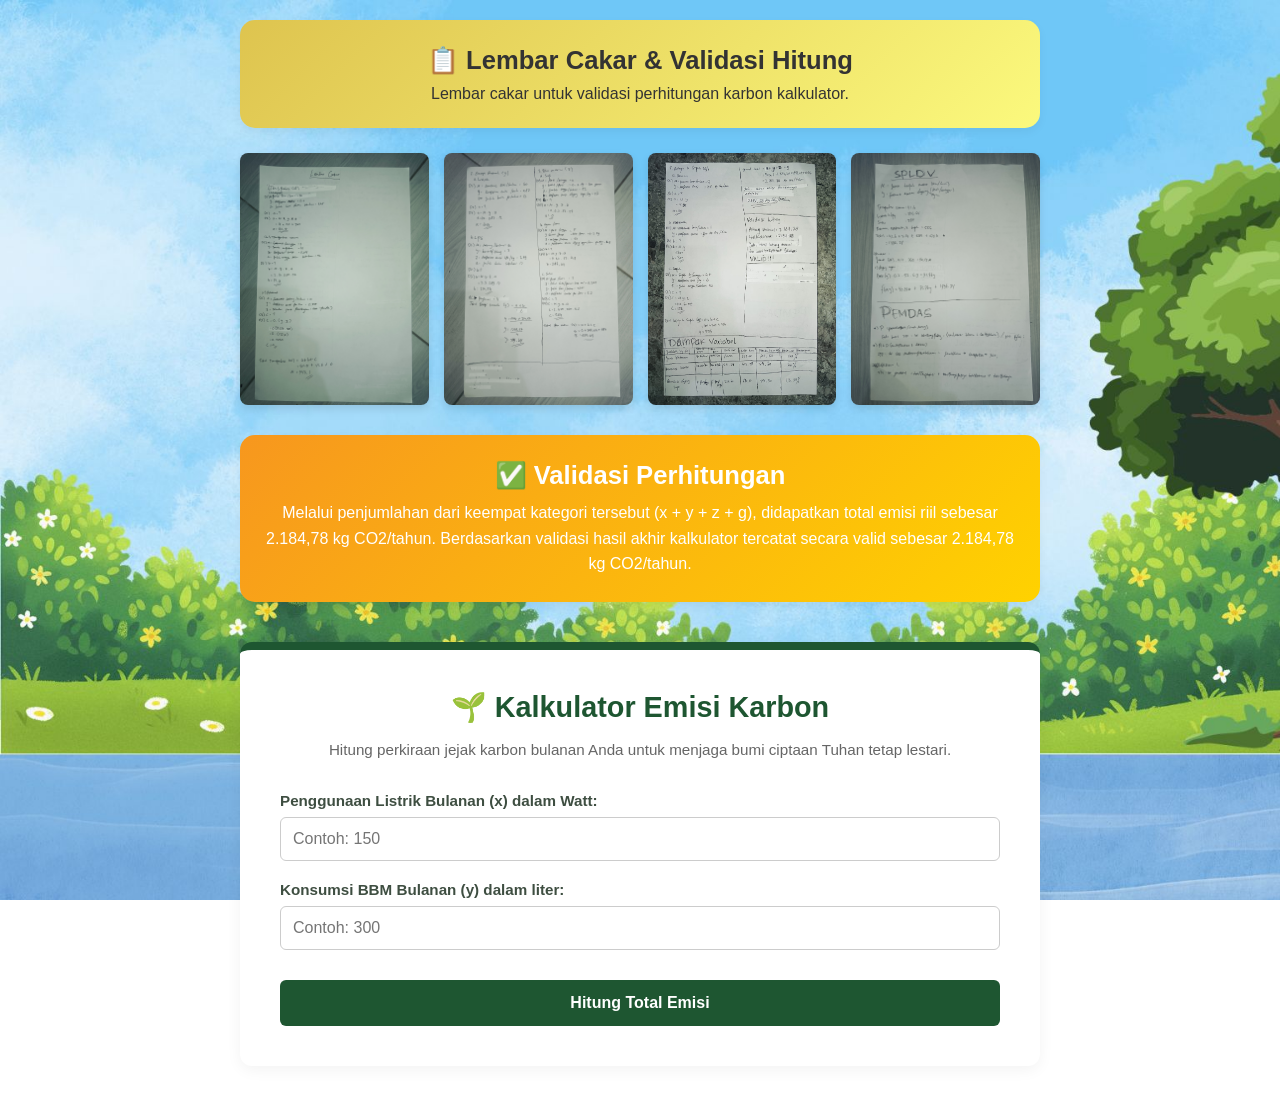
<file: PSAT_KELOMPOK1/mtk.html>
<!DOCTYPE html>
<html lang="id">
<head>
    <meta charset="UTF-8">
    <meta name="viewport" content="width=device-width, initial-scale=1.0">
    <title>Lembar Cakar & Validasi Hitung</title>    
    <style>
        body {
            font-family: 'Poppins', sans-serif;
            background-image: url(background.jpg.jpeg);
            background-attachment: fixed;
            background-size: cover;
            margin: 0;
            padding: 20px;
        }

        .container {
            max-width: 800px;
            margin: auto;
        }

        /* --- Header Section Info --- */
        .header-info {
            background: linear-gradient(135deg, #dec44f, #fbf97d);
            color: #333;
            padding: 25px;
            border-radius: 15px;
            text-align: center;
            margin-bottom: 25px;
            box-shadow: 0 4px 10px rgba(0,0,0,0.05);
        }

        .header-info h2 {
            margin: 0 0 10px 0;
            font-size: 1.6rem;
            font-weight: 700;
        }

        .header-info p {
            margin: 0;
            font-size: 1rem;
        }

        .image-gallery {
            display: grid;
            grid-template-columns: repeat(auto-fit, minmax(180px, 1fr));
            gap: 15px;
            margin-bottom: 30px;
        }

        .image-gallery img {
            width: 100%;
            height: auto;
            border-radius: 8px;
            box-shadow: 0 4px 8px rgba(0,0,0,0.1);
            transition: transform 0.2s;
        }

        .image-gallery img:hover {
            transform: scale(1.03);
        }

        /* --- Card Wadah Utama Kalkulator --- */
        .card-kalkulator {
            background-color: #ffffff;
            width: 100%;
            padding: 40px;
            border-radius: 12px;
            box-shadow: 0 4px 15px rgba(0, 0, 0, 0.05);
            border-top: 8px solid #1e5631; 
            box-sizing: border-box;
            margin-bottom: 30px;
        }

        .card-kalkulator h2 {
            color: #1e5631; 
            text-align: center;
            font-size: 1.8rem;
            margin-top: 0;
            margin-bottom: 10px;
            font-weight: 700;
        }

        .card-kalkulator .deskripsi {
            text-align: center;
            color: #666;
            font-size: 0.95rem;
            margin-bottom: 30px;
            line-height: 1.5;
        }

        .card-kalkulator .input-group {
            margin-bottom: 20px;
            text-align: left;
        }

        .card-kalkulator .input-group label {
            display: block;
            font-weight: 600;
            color: #3e4e41;
            margin-bottom: 8px;
            font-size: 0.95rem;
        }

        .card-kalkulator .input-group input {
            width: 100%;
            padding: 12px;
            border: 1px solid #ccc;
            border-radius: 6px;
            font-size: 1rem;
            box-sizing: border-box;
            transition: border-color 0.3s;
        }

        .card-kalkulator .input-group input:focus {
            border-color: #1e5631;
            outline: none;
        }

        .card-kalkulator button {
            width: 100%;
            background-color: #1e5631;
            color: white;
            border: none;
            padding: 14px;
            font-size: 1rem;
            font-weight: bold;
            border-radius: 6px;
            cursor: pointer;
            transition: background-color 0.3s;
            margin-top: 10px;
        }

        .card-kalkulator button:hover {
            background-color: #143d22;
        }

        /* --- Area Kotak Hasil --- */
        .card-kalkulator .hasil-box {
            margin-top: 30px;
            padding: 25px;
            background-color: #f0f7f1;
            border-left: 5px solid #1e5631;
            border-radius: 4px;
            display: none; 
            text-align: left;
        }

        .card-kalkulator .hasil-box h3 {
            margin: 0 0 15px 0;
            color: #1e5631;
            font-size: 1.2rem;
        }

        /* --- Tabel Responsif --- */
        .card-kalkulator .table-responsive {
            width: 100%;
            overflow-x: auto; 
            margin-bottom: 20px;
        }

        .card-kalkulator table {
            width: 100%;
            border-collapse: collapse;
            background-color: #ffffff;
            min-width: 450px; 
        }

        .card-kalkulator table, th, td {
            border: 1px solid #dcdcdc;
        }

        .card-kalkulator th, td {
            padding: 12px;
            text-align: left;
            font-size: 0.95rem;
        }

        .card-kalkulator th {
            background-color: #1e5631;
            color: white;
            font-weight: 600;
        }

        .card-kalkulator .total-row {
            font-weight: bold;
            background-color: #eaedd2;
        }

        .card-kalkulator .total-nilai {
            color: #d9534f;
            font-size: 1.1rem;
        }

        .card-kalkulator .saran {
            font-size: 0.95rem;
            color: #3e4e41;
            line-height: 1.6;
            border-top: 1px dashed #ccc;
            padding-top: 15px;
            margin-top: 15px;
        }

        /* --- Banner Validasi Akhir --- */
        .validation-banner {
            background: linear-gradient(135deg, #f7971e, #ffd200);
            color: white;
            padding: 25px;
            border-radius: 15px;
            text-align: center;
            margin-bottom: 40px;
            box-shadow: 0 4px 10px rgba(0,0,0,0.05);
        }

        .validation-banner h2 {
            margin: 0 0 10px 0;
            font-size: 1.6rem;
        }

        .validation-banner p {
            margin: 0;
            font-size: 1rem;
            line-height: 1.6;
        }
    </style>
</head>
<body>

    <div class="container">
        
        <section id="cakar">
            <div class="header-info">
                <h2>📋 Lembar Cakar & Validasi Hitung</h2>
                <p>Lembar cakar untuk validasi perhitungan karbon kalkulator.</p>
            </div>
            
            <div class="image-gallery">
                <img src="lembarcakar1.jpg.jpeg" alt="Lembar Cakar 1">
                <img src="lembarcakar2.jpg.jpeg" alt="Lembar Cakar 2">
                <img src="lembarcakar3baru.jpeg" alt="Lembar Cakar 3 Baru">
                <img src="lembarcakar4.jpg.jpeg" alt="Lembar Cakar 4">
            </div>
        </section>

        <section id="validasi" class="validation-banner">
            <h2>✅ Validasi Perhitungan</h2>
            <p>
                Melalui penjumlahan dari keempat kategori tersebut (x + y + z + g), 
                didapatkan total emisi riil sebesar 2.184,78 kg CO2/tahun. 
                Berdasarkan validasi hasil akhir kalkulator tercatat secara valid sebesar 2.184,78 kg CO2/tahun.
            </p>
        </section>
      
        <section id="kalkulator-emisi" class="card-kalkulator">
            <h2>🌱 Kalkulator Emisi Karbon</h2>
            <p class="deskripsi">Hitung perkiraan jejak karbon bulanan Anda untuk menjaga bumi ciptaan Tuhan tetap lestari.</p>
            
            <div class="input-group">
                <label for="listrik">Penggunaan Listrik Bulanan (x) dalam Watt:</label>
                <input type="number" id="listrik" placeholder="Contoh: 150" min="0">
            </div>

            <div class="input-group">
                <label for="bbm">Konsumsi BBM Bulanan (y) dalam liter:</label>
                <input type="number" id="bbm" placeholder="Contoh: 300" min="0">
            </div>

            <button type="button" onclick="hitungEmisi()">Hitung Total Emisi</button>

            <div id="hasilBox" class="hasil-box">
                <h3>Hasil Analisis Perhitungan:</h3>
                
                <div class="table-responsive">
                    <table>
                        <thead>
                            <tr>
                                <th>Sumber Aktivitas</th>
                                <th>Variabel</th>
                                <th>Rumus Emisi (kg CO₂)</th>
                                <th>Hasil Subtotal</th>
                            </tr>
                        </thead>
                        <tbody>
                            <tr>
                                <td>Listrik Bulanan</td>
                                <td>x</td>
                                <td>x × 0.85</td>
                                <td id="subListrik">0 kg</td>
                            </tr>
                            <tr>
                                <td>BBM Bulanan</td>
                                <td>y</td>
                                <td>y × 2.31</td>
                                <td id="subBbm">0 kg</td>
                            </tr>
                            <tr class="total-row">
                                <td colspan="2">Total Emisi Bulanan (E)</td>
                                <td>E = 0.85x + 2.31y</td>
                                <td id="totalEmisi" class="total-nilai">0 kg CO₂</td>
                            </tr>
                        </tbody>
                    </table>
                </div>

                <div class="saran" id="saranEdukasi"></div>
            </div>
        </section>

       

    </div>

    <script>
        function hitungEmisi() {
            const x = parseFloat(document.getElementById('listrik').value) || 0;
            const y = document.getElementById('bbm') ? (parseFloat(document.getElementById('bbm').value) || 0) : 0;

            const emisiListrik = x * 0.85;
            const emisiBbm = y * 2.31;
            
            const total = emisiListrik + emisiBbm;

            document.getElementById('subListrik').innerText = emisiListrik.toFixed(2) + " kg";
            document.getElementById('subBbm').innerText = emisiBbm.toFixed(2) + " kg";
            document.getElementById('totalEmisi').innerText = total.toFixed(2) + " kg CO₂";

            const hasilBox = document.getElementById('hasilBox');
            hasilBox.style.display = 'block';

            let saranText = "";
            if (total === 0) {
                saranText = "Luar biasa! Tidak ada emisi yang tercatat. Mari terus pertahaman gaya hidup hemat energi ini.";
            } else if (total < 100) {
                saranText = "<strong>Cukup Baik!</strong> Jejak karbon Anda relatif rendah. Tetaplah bijak mematikan lampu dan membatasi berkendara jika tidak mendesak, sebagai wujud rasa syukur atas energi yang diberikan Tuhan.";
            } else {
                saranText = "<strong>Peringatan (Israf):</strong> Angka emisi Anda cukup tinggi. Ingatlah untuk tidak berlebih-lebihan dalam menggunakan nikmat energi. Cobalah mulai membiasakan berjalan kaki untuk jarak dekat dan menghemat listrik rumah demi menjaga kelestarian bumi ciptaan-Nya.";
            }

            document.getElementById('saranEdukasi').innerHTML = saranText;
        }
    </script>
</body>
</html>
</file>
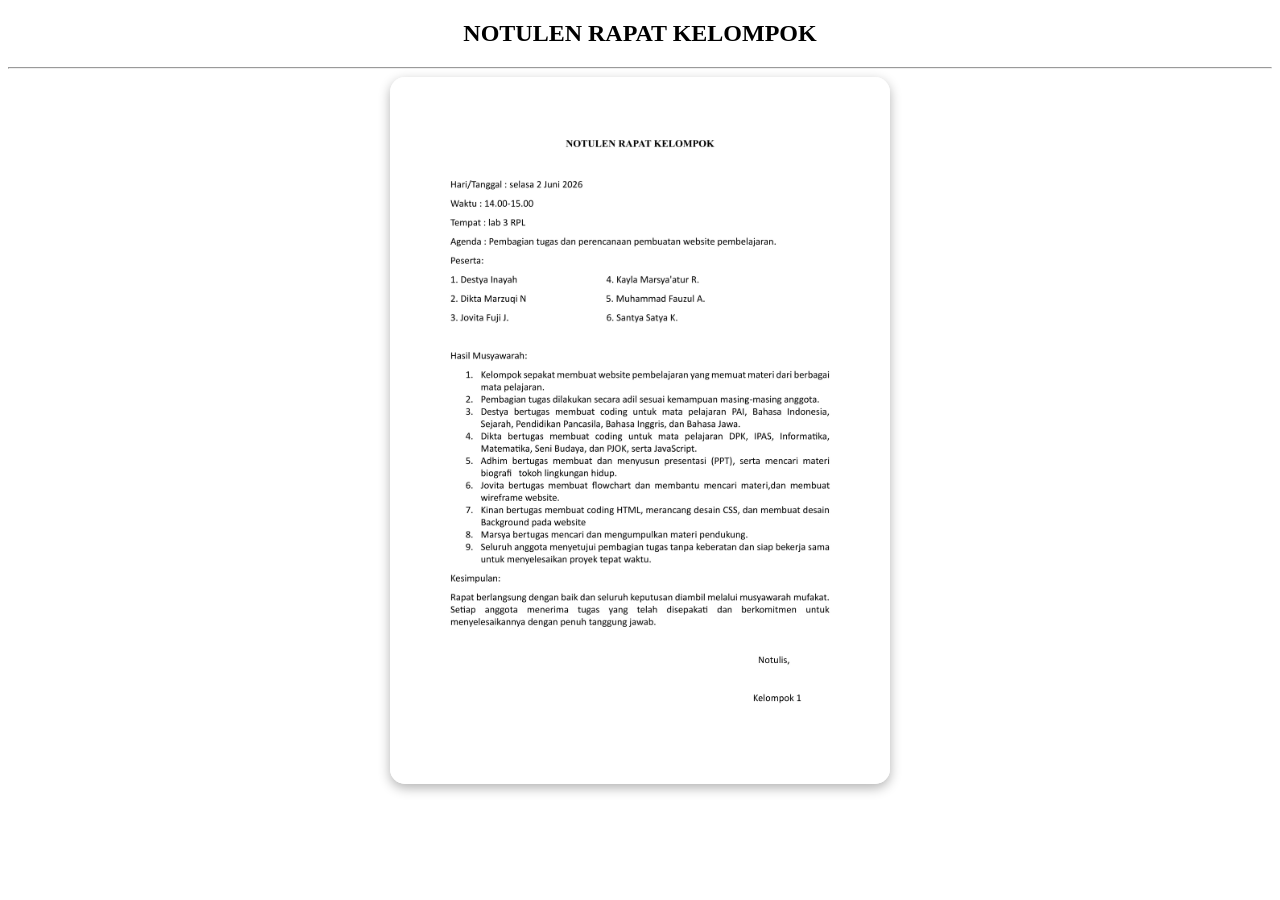
<file: PSAT_KELOMPOK1/notulen.html>
<!DOCTYPE html>
<html lang="en">
<head>
    <meta charset="UTF-8">
    <meta name="viewport" content="width=device-width, initial-scale=1.0">
    <title>Notulen Rapat Kelompok</title>
</head>
<body>
    <center>
        <h2>NOTULEN RAPAT KELOMPOK</h2>
    </center>
    <hr>
    <img src="notulennew.jpg.jpeg" alt="Notulen Rapat" width="500" style="display: block; margin: 0 auto; border-radius: 15px; box-shadow: 0 4px 12px rgba(0,0,0,0.3);">
</hr>
</body>
</html>
</file>
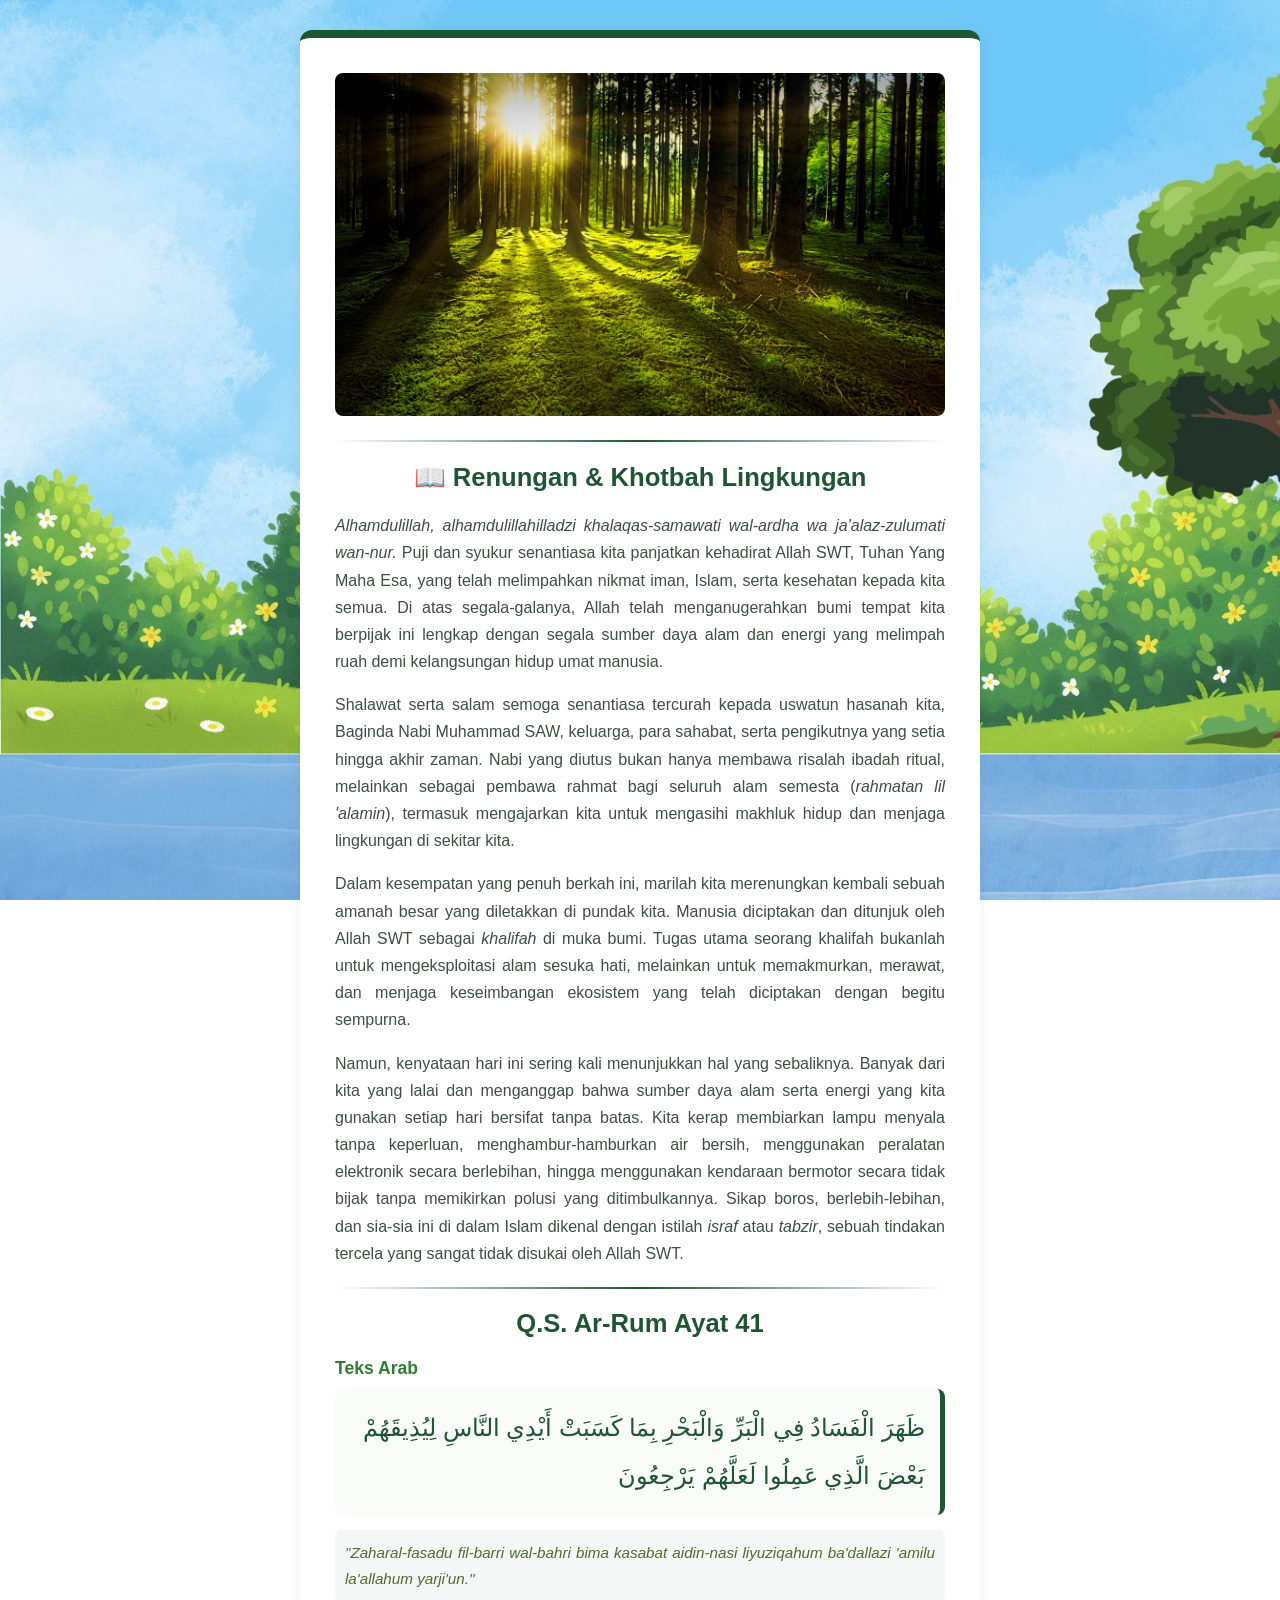
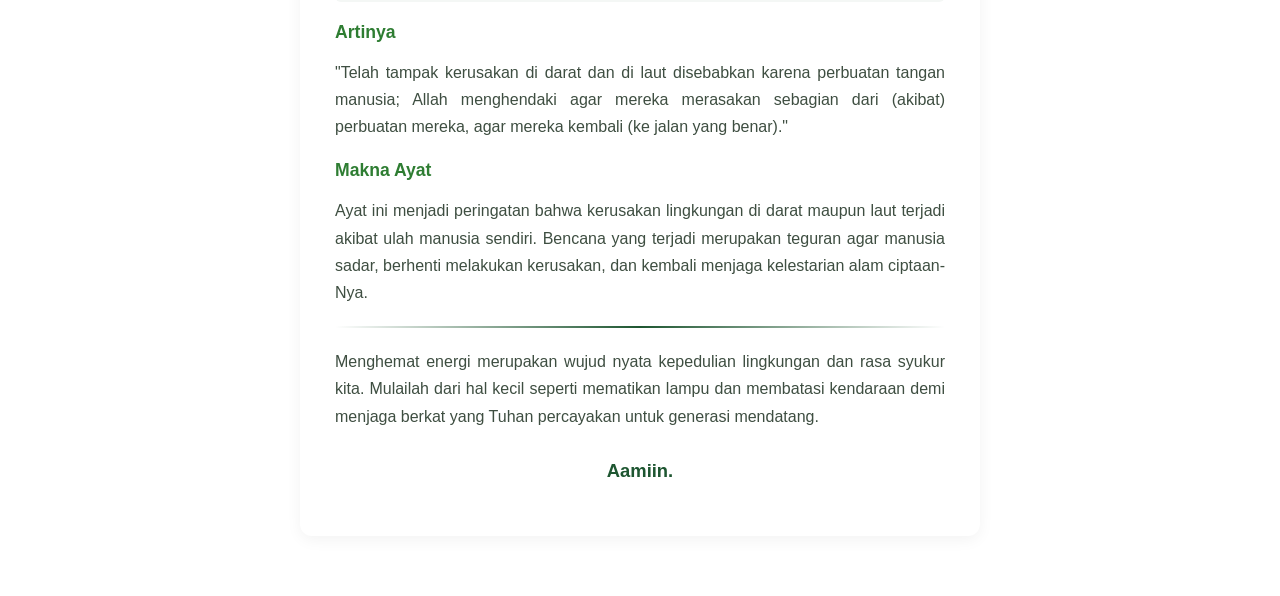
<file: PSAT_KELOMPOK1/pai.html>
<!DOCTYPE html>
<html lang="id">
<head>
    <meta charset="UTF-8">
    <meta name="viewport" content="width=device-width, initial-scale=1.0">
    <title>Khutbah & Renungan Lingkungan</title>
    
    <style>
        body {
            font-family: 'Segoe UI', Tahoma, Geneva, Verdana, sans-serif;
            background-image: url(background.jpg.jpeg);
            background-attachment: fixed;
            background-size: cover;
            color: #2c3e50;
            margin: 0;
            padding: 30px 20px;
            display: flex;
            justify-content: center;
            align-items: flex-start; 
            min-height: 100vh;
        }

        .card {
            background-color: #ffffff;
            max-width: 680px;
            width: 100%;
            height: auto !important; 
            min-height: 100%; 
            padding: 35px;
            border-radius: 12px;
            box-shadow: 0 4px 15px rgba(0, 0, 0, 0.05);
            border-top: 8px solid #1e5631; 
            box-sizing: border-box;
            margin-bottom: 30px;
        }

        .image-container {
            text-align: center;
            margin-bottom: 15px;
        }

        .image-container img {
            max-width: 100%;
            height: auto;
            border-radius: 8px;
        }

        .beranda-divider {
            border: 0;
            height: 2px;
            background: linear-gradient(to right, transparent, #1e5631, transparent);
            margin: 20px 0;
        }

        h2 {
            color: #1e5631; 
            text-align: center;
            font-size: 1.6rem;
            margin: 0 0 20px 0;
            font-weight: 700;
        }

        h3 {
            color: #2e7d32;
            font-size: 1.1rem;
            margin: 20px 0 8px 0;
        }

        p {
            color: #3e4e41; 
            font-size: 1rem;
            margin-bottom: 15px;
            text-align: justify;
            line-height: 1.7;
        }

        /* --- Khusus Ayat Al-Qur'an --- */
        .teks-arab {
            font-size: 24px;
            line-height: 2;
            color: #1e5631;
            text-align: right;
            direction: rtl;
            background-color: #f9fbf9;
            padding: 15px;
            border-radius: 8px;
            border-right: 5px solid #1e5631;
            margin: 10px 0;
        }

        .teks-latin {
            font-style: italic;
            color: #556b2f;
            background-color: #f4f7f5;
            padding: 10px;
            border-radius: 6px;
            font-size: 0.95rem;
        }

        .amin-text {
            text-align: center;
            font-weight: bold;
            color: #1e5631;
            font-size: 1.15rem;
            margin-top: 25px;
        }
    </style>
</head>
<body>

    <section id="beranda" class="content-section card">
        
        <div class="image-container">
            <img src="picture1.jpg.jpeg" alt="Ilustrasi Renungan">
        </div>
        
        <hr class="beranda-divider">
        
        <h2>📖 Renungan & Khotbah Lingkungan</h2>
        <p>
            <em>Alhamdulillah, alhamdulillahilladzi khalaqas-samawati wal-ardha wa ja'alaz-zulumati wan-nur.</em> Puji dan syukur senantiasa kita panjatkan kehadirat Allah SWT, Tuhan Yang Maha Esa, yang telah melimpahkan nikmat iman, Islam, serta kesehatan kepada kita semua. Di atas segala-galanya, Allah telah menganugerahkan bumi tempat kita berpijak ini lengkap dengan segala sumber daya alam dan energi yang melimpah ruah demi kelangsungan hidup umat manusia.
        </p>
        <p>
            Shalawat serta salam semoga senantiasa tercurah kepada uswatun hasanah kita, Baginda Nabi Muhammad SAW, keluarga, para sahabat, serta pengikutnya yang setia hingga akhir zaman. Nabi yang diutus bukan hanya membawa risalah ibadah ritual, melainkan sebagai pembawa rahmat bagi seluruh alam semesta (<em>rahmatan lil 'alamin</em>), termasuk mengajarkan kita untuk mengasihi makhluk hidup dan menjaga lingkungan di sekitar kita.
        </p>
        <p>
            Dalam kesempatan yang penuh berkah ini, marilah kita merenungkan kembali sebuah amanah besar yang diletakkan di pundak kita. Manusia diciptakan dan ditunjuk oleh Allah SWT sebagai <em>khalifah</em> di muka bumi. Tugas utama seorang khalifah bukanlah untuk mengeksploitasi alam sesuka hati, melainkan untuk memakmurkan, merawat, dan menjaga keseimbangan ekosistem yang telah diciptakan dengan begitu sempurna. 
        </p>
        <p>
            Namun, kenyataan hari ini sering kali menunjukkan hal yang sebaliknya. Banyak dari kita yang lalai dan menganggap bahwa sumber daya alam serta energi yang kita gunakan setiap hari bersifat tanpa batas. Kita kerap membiarkan lampu menyala tanpa keperluan, menghambur-hamburkan air bersih, menggunakan peralatan elektronik secara berlebihan, hingga menggunakan kendaraan bermotor secara tidak bijak tanpa memikirkan polusi yang ditimbulkannya. Sikap boros, berlebih-lebihan, dan sia-sia ini di dalam Islam dikenal dengan istilah <em>israf</em> atau <em>tabzir</em>, sebuah tindakan tercela yang sangat tidak disukai oleh Allah SWT.
        </p>

        <hr class="beranda-divider">
        <h2>Q.S. Ar-Rum Ayat 41</h2>
        
        <h3>Teks Arab</h3>
        <p class="teks-arab" dir="rtl">
            ظَهَرَ الْفَسَادُ فِي الْبَرِّ وَالْبَحْرِ بِمَا كَسَبَتْ أَيْدِي النَّاسِ لِيُذِيقَهُمْ بَعْضَ الَّذِي عَمِلُوا لَعَلَّهُمْ يَرْجِعُونَ
        </p>
        
        <p class="teks-latin">
            "Zaharal-fasadu fil-barri wal-bahri bima kasabat aidin-nasi liyuziqahum ba'dallazi 'amilu la'allahum yarji'un."
        </p>
        
        <h3>Artinya</h3>
        <p>
            "Telah tampak kerusakan di darat dan di laut disebabkan karena perbuatan tangan manusia; Allah menghendaki agar mereka merasakan sebagian dari (akibat) perbuatan mereka, agar mereka kembali (ke jalan yang benar)."
        </p>
        
        <h3>Makna Ayat</h3>
        <p>
            Ayat ini menjadi peringatan bahwa kerusakan lingkungan di darat maupun laut terjadi akibat ulah manusia sendiri. Bencana yang terjadi merupakan teguran agar manusia sadar, berhenti melakukan kerusakan, dan kembali menjaga kelestarian alam ciptaan-Nya.
        </p>
        
        <hr class="beranda-divider">

        <p>
            Menghemat energi merupakan wujud nyata kepedulian lingkungan dan rasa syukur kita. Mulailah dari hal kecil seperti mematikan lampu dan membatasi kendaraan demi menjaga berkat yang Tuhan percayakan untuk generasi mendatang.
        </p>
        
        <p class="amin-text">Aamiin.</p>
                
    </section>

</body>
</html>
</file>
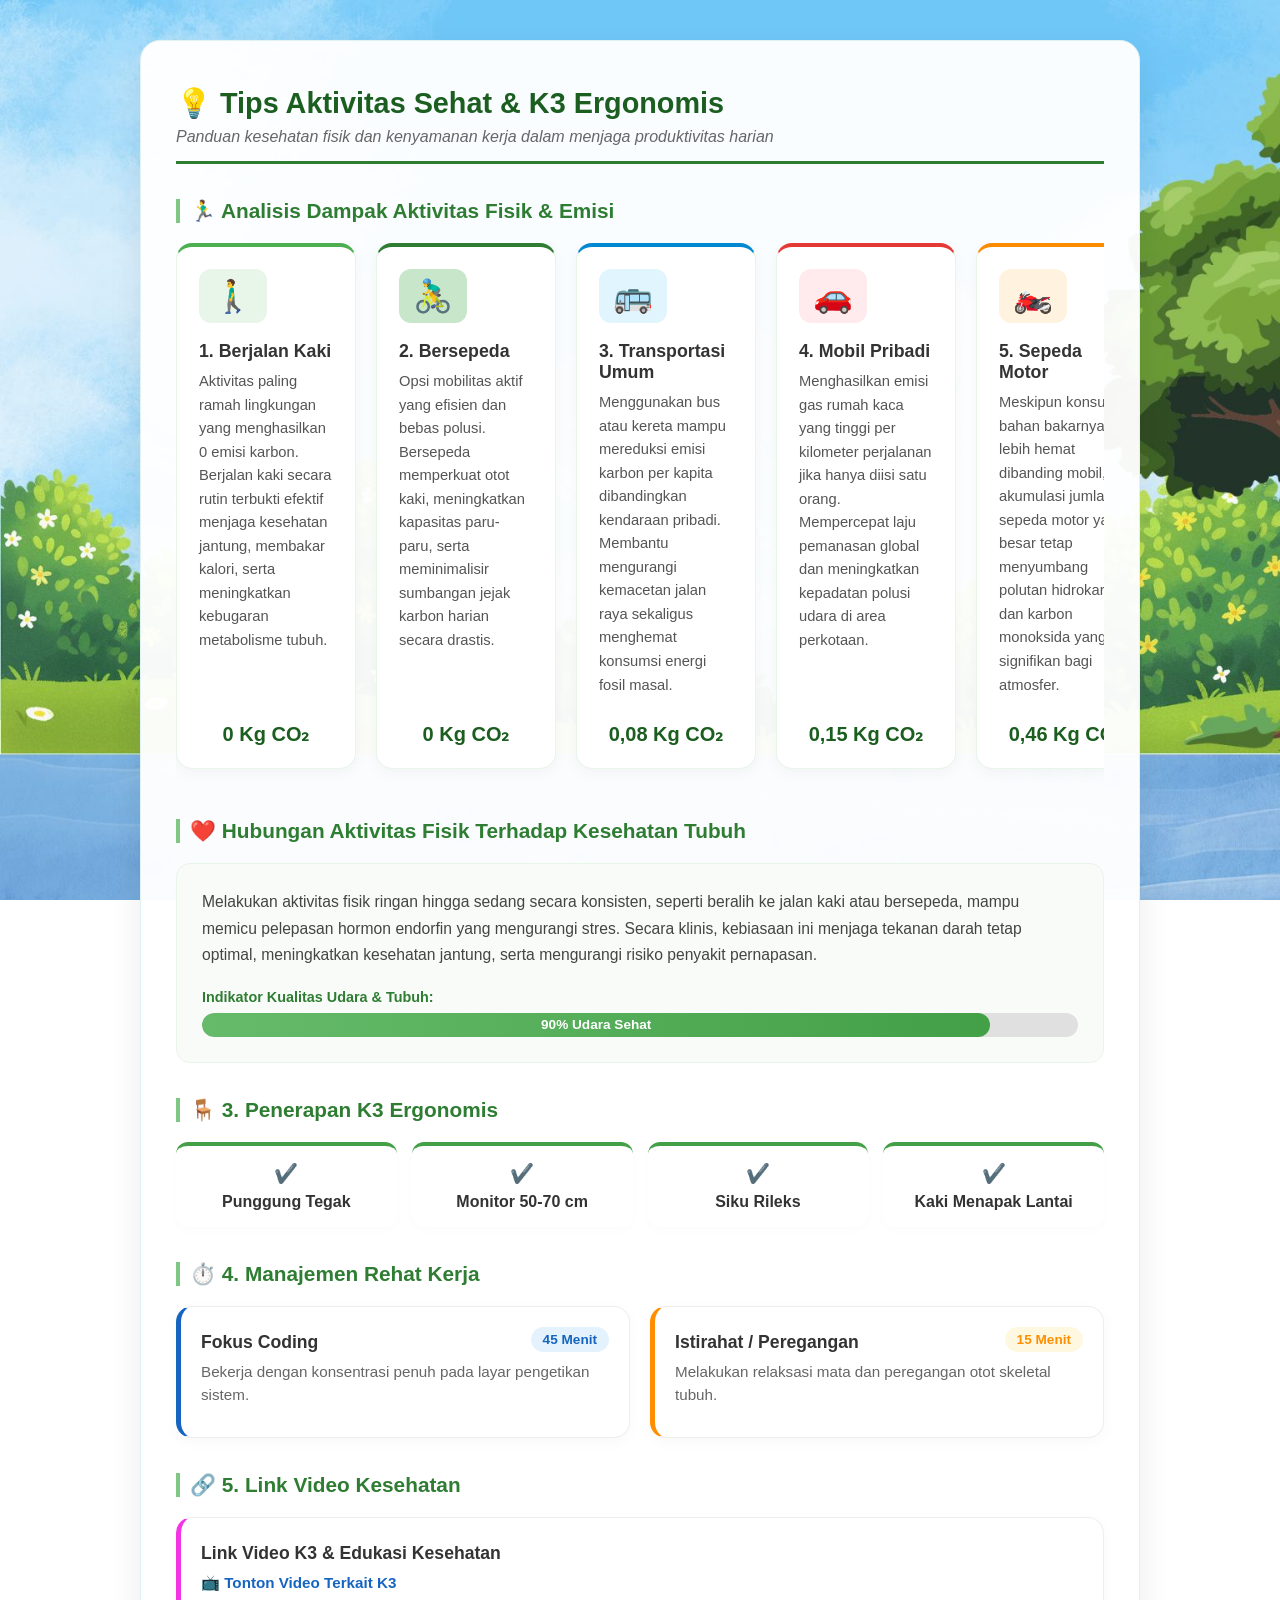
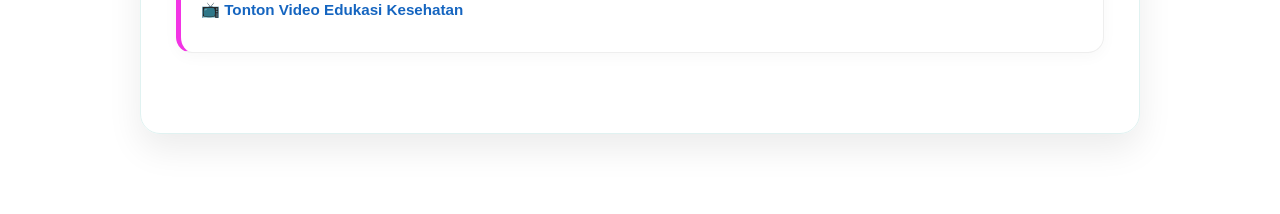
<file: PSAT_KELOMPOK1/pjok.html>
<!DOCTYPE html>
<html lang="id">
<head>
    <meta charset="UTF-8">
    <meta name="viewport" content="width=device-width, initial-scale=1.0">
    <title>Tips Aktivitas Sehat & K3 Ergonomis</title>
    
    <style>
        body {
            background-image: url(background.jpg.jpeg);
            background-attachment: fixed;
            background-size: cover;
            font-family: 'Poppins', sans-serif;
            margin: 0;
            padding: 40px 20px;
            display: flex;
            justify-content: center;
            align-items: flex-start;
            min-height: 100vh;
        }

        .container {
            max-width: 1000px;
            width: 100%;
        }

        /* --- Card Wadah Utama --- */
        .tips-k3-modern-section {
            background: rgba(255, 255, 255, 0.96);
            border-radius: 20px;
            padding: 45px 35px;
            box-shadow: 0 15px 35px rgba(0, 0, 0, 0.08);
            border: 1px solid #e0f2f1;
            box-sizing: border-box;
            margin-bottom: 40px;
        }

        .section-title-modern {
            margin-bottom: 35px;
            border-bottom: 3px solid #2e7d32;
            padding-bottom: 15px;
        }

        .section-title-modern h2 {
            color: #1b5e20;
            font-size: 1.8rem;
            margin: 0 0 8px 0;
            font-weight: 700;
        }

        .section-subtitle-modern {
            color: #666;
            margin: 0;
            font-size: 1rem;
            font-style: italic;
        }

        /* --- Komponen Blok Konten --- */
        .pjok-section-modern {
            margin-bottom: 35px;
        }

        .category-title-modern {
            color: #2e7d32;
            font-size: 1.3rem;
            margin: 35px 0 20px 0;
            padding-left: 10px;
            border-left: 4px solid #81c784;
            font-weight: 600;
        }

        .tips-block {
            background: #ffffff;
            border-radius: 8px;
            padding: 20px;
            margin-bottom: 15px;
            box-shadow: 0 4px 10px rgba(0,0,0,0.05);
        }

        /* --- Grid & Card Aktivitas Fisik (DIJADIKAN SATU BARIS HORIZONTAL) --- */
        .aktivitas-cards-container {
            display: flex;
            flex-direction: row;
            flex-wrap: nowrap;
            gap: 20px;
            width: 100%;
            box-sizing: border-box;
            overflow-x: auto; /* Aktifkan scroll kesamping jika layar sempit */
            padding-bottom: 15px;
            -webkit-overflow-scrolling: touch;
        }

        /* Kustomisasi scrollbar agar estetik */
        .aktivitas-cards-container::-webkit-scrollbar {
            height: 6px;
        }

        .aktivitas-cards-container::-webkit-scrollbar-thumb {
            background-color: rgba(46, 125, 50, 0.3);
            border-radius: 10px;
        }

        .activity-card-modern {
            background: #ffffff;
            border-radius: 16px;
            padding: 22px;
            box-shadow: 0 4px 15px rgba(0, 0, 0, 0.04);
            border: 1px solid #e8f5e9;
            transition: transform 0.3s ease, box-shadow 0.3s ease;
            display: flex;
            flex-direction: column;
            justify-content: space-between;
            flex: 0 0 calc(20% - 16px); /* Membagi 5 kartu sama rata dalam 1 baris */
            min-width: 180px; /* Batas minimum lebar agar tidak gepeng di HP */
            box-sizing: border-box;
        }

        .activity-card-modern:hover {
            transform: translateY(-4px);
            box-shadow: 0 8px 25px rgba(46, 125, 50, 0.12);
        }

        .activity-icon-wrap {
            font-size: 2rem;
            margin-bottom: 10px;
            display: inline-block;
            padding: 8px 14px;
            border-radius: 12px;
            align-self: flex-start;
        }

        .walk-card { border-top: 4px solid #4caf50; }
        .walk-card .activity-icon-wrap { background: #e8f5e9; }
        .bike-card { border-top: 4px solid #2e7d32; }
        .bike-card .activity-icon-wrap { background: #c8e6c9; }
        .public-card { border-top: 4px solid #0288d1; }
        .public-card .activity-icon-wrap { background: #e1f5fe; }
        .car-card { border-top: 4px solid #e53935; }
        .car-card .activity-icon-wrap { background: #ffebee; }
        .motor-card { border-top: 4px solid #fb8c00; }
        .motor-card .activity-icon-wrap { background: #fff3e0; }

        .activity-card-modern h4 {
            margin: 8px 0;
            font-size: 1.11rem;
            color: #333;
            font-weight: 600;
        }

        .activity-card-modern p {
            margin: 0 0 15px 0;
            font-size: 0.92rem;
            color: #555;
            line-height: 1.6;
            flex-grow: 1;
        }

        .activity-card-modern h3 {
            margin: 10px 0 0 0;
            text-align: center;
            font-size: 1.25rem;
            color: #1b5e20;
        }

        /* --- Hubungan Kesehatan --- */
        .health-relation-card-modern {
            background: #f9fbf9;
            border-radius: 14px;
            padding: 25px;
            border: 1px solid #e8f5e9;
        }

        .health-info-content p {
            margin: 0 0 20px 0;
            line-height: 1.7;
            color: #444;
            font-size: 0.98rem;
        }

        .progress-label-modern {
            font-size: 0.9rem;
            font-weight: 600;
            color: #2e7d32;
            margin-bottom: 8px;
        }

        .progress-bar-modern {
            background: #e0e0e0;
            border-radius: 20px;
            overflow: hidden;
            height: 24px;
            width: 100%;
        }

        .progress-fill-modern {
            background: linear-gradient(90deg, #66bb6a, #43a047);
            color: white;
            text-align: center;
            line-height: 24px;
            font-size: 0.85rem;
            font-weight: bold;
            width: 90%;
            border-radius: 20px;
        }

        /* --- Grid Layout Ergonomis --- */
        .ergonomis-grid-modern {
            display: grid;
            grid-template-columns: repeat(auto-fit, minmax(180px, 1fr));
            gap: 15px;
            width: 100%;
        }

        .ergonomic-item-modern {
            background: #ffffff;
            padding: 16px 20px;
            border-radius: 12px;
            border-top: 4px solid #43a047;
            box-shadow: 0 3px 10px rgba(0, 0, 0, 0.02);
            transition: transform 0.2s ease;
            text-align: center;
        }

        .ergonomic-item-modern:hover {
            transform: translateY(-3px);
        }

        .check-icon {
            color: #2e7d32;
            font-weight: bold;
            display: block;
            margin-bottom: 8px;
            font-size: 1.2rem;
        }

        .ergonomic-text {
            font-weight: 600;
            color: #333;
            font-size: 1rem;
        }

        /* --- Komponen Timeline Rehat --- */
        .timeline-modern {
            display: grid;
            grid-template-columns: repeat(auto-fit, minmax(220px, 1fr));
            gap: 20px;
            width: 100%;
            margin-bottom: 25px;
        }

        .timeline-card-modern {
            position: relative;
            background: #ffffff;
            border-radius: 16px;
            padding: 25px 20px;
            box-shadow: 0 4px 15px rgba(0,0,0,0.03);
            border: 1px solid #eee;
            box-sizing: border-box;
        }

        .coding-phase { border-left: 5px solid #1565c0; }
        .rest-phase { border-left: 5px solid #ff8f00; }
        .link-yt { border-left: 5px solid #f234e4; grid-column: 1 / -1; }

        .time-badge {
            position: absolute;
            top: 20px;
            right: 20px;
            padding: 5px 12px;
            border-radius: 20px;
            font-size: 0.85rem;
            font-weight: 700;
        }

        .coding-phase .time-badge { color: #1565c0; background: #e3f2fd; }
        .rest-phase .time-badge { color: #ff8f00; background: #fff8e1; }

        .timeline-card-modern h4 {
            margin: 0 0 8px 0;
            font-size: 1.1rem;
            color: #333;
            font-weight: 600;
        }

        .timeline-card-modern p {
            margin: 5px 0;
            font-size: 0.95rem;
            color: #666;
            line-height: 1.5;
        }

        .timeline-card-modern a {
            color: #1565c0;
            text-decoration: none;
            font-weight: 600;
        }

        .timeline-card-modern a:hover {
            text-decoration: underline;
        }

        /* --- Responsif Media --- */
        @media (max-width: 800px) {
            .tips-k3-modern-section {
                padding: 25px 20px;
            }
            .time-badge {
                position: static;
                display: inline-block;
                margin-bottom: 10px;
            }
            .link-yt {
                grid-column: auto;
            }
        }
    </style>
</head>
<body>

    <div class="container">
        <section id="tips" class="tips-k3-modern-section">
            
            <div class="section-title-modern">
                <h2>💡 Tips Aktivitas Sehat & K3 Ergonomis</h2>
                <p class="section-subtitle-modern">Panduan kesehatan fisik dan kenyamanan kerja dalam menjaga produktivitas harian</p>
            </div>

            <div class="pjok-section-modern">
                <h3 class="category-title-modern">🏃‍♂️ Analisis Dampak Aktivitas Fisik & Emisi</h3>
                <div class="aktivitas-cards-container">
                    
                    <div class="activity-card-modern walk-card">
                        <div class="activity-icon-wrap">🚶‍♂️</div>
                        <h4>1. Berjalan Kaki</h4>
                        <p>Aktivitas paling ramah lingkungan yang menghasilkan 0 emisi karbon. Berjalan kaki secara rutin terbukti efektif menjaga kesehatan jantung, membakar kalori, serta meningkatkan kebugaran metabolisme tubuh.</p>
                        <h3><b><span>0 Kg CO₂</span></b></h3>
                    </div>

                    <div class="activity-card-modern bike-card">
                        <div class="activity-icon-wrap">🚴‍♂️</div>
                        <h4>2. Bersepeda</h4>
                        <p>Opsi mobilitas aktif yang efisien dan bebas polusi. Bersepeda memperkuat otot kaki, meningkatkan kapasitas paru-paru, serta meminimalisir sumbangan jejak karbon harian secara drastis.</p>
                        <h3><b><span>0 Kg CO₂</span></b></h3>
                    </div>

                    <div class="activity-card-modern public-card">
                        <div class="activity-icon-wrap">🚌</div>
                        <h4>3. Transportasi Umum</h4>
                        <p>Menggunakan bus atau kereta mampu mereduksi emisi karbon per kapita dibandingkan kendaraan pribadi. Membantu mengurangi kemacetan jalan raya sekaligus menghemat konsumsi energi fosil masal.</p>
                        <h3><b><span>0,08 Kg CO₂</span></b></h3>
                    </div>

                    <div class="activity-card-modern car-card">
                        <div class="activity-icon-wrap">🚗</div>
                        <h4>4. Mobil Pribadi</h4>
                        <p>Menghasilkan emisi gas rumah kaca yang tinggi per kilometer perjalanan jika hanya diisi satu orang. Mempercepat laju pemanasan global dan meningkatkan kepadatan polusi udara di area perkotaan.</p>
                        <h3><b><span>0,15 Kg CO₂</span></b></h3>
                    </div>

                    <div class="activity-card-modern motor-card">
                        <div class="activity-icon-wrap">🏍️</div>
                        <h4>5. Sepeda Motor</h4>
                        <p>Meskipun konsumsi bahan bakarnya lebih hemat dibanding mobil, akumulasi jumlah sepeda motor yang besar tetap menyumbang polutan hidrokarbon dan karbon monoksida yang signifikan bagi atmosfer.</p>
                        <h3><b><span>0,46 Kg CO₂</span></b></h3>
                    </div>

                </div>
            </div>

            <div class="pjok-section-modern">
                <h3 class="category-title-modern">❤️ Hubungan Aktivitas Fisik Terhadap Kesehatan Tubuh</h3>
                <div class="health-relation-card-modern">
                    <div class="health-info-content">
                        <p>Melakukan aktivitas fisik ringan hingga sedang secara konsisten, seperti beralih ke jalan kaki atau bersepeda, mampu memicu pelepasan hormon endorfin yang mengurangi stres. Secara klinis, kebiasaan ini menjaga tekanan darah tetap optimal, meningkatkan kesehatan jantung, serta mengurangi risiko penyakit pernapasan.</p>
                    </div>
                    <div class="progress-bar-container-modern">
                        <div class="progress-label-modern">Indikator Kualitas Udara & Tubuh:</div>
                        <div class="progress-bar-modern">
                            <div class="progress-fill-modern">90% Udara Sehat</div>
                        </div>
                    </div>
                </div>
            </div>

            <div class="pjok-section-modern">
                <h3 class="category-title-modern">🪑 3. Penerapan K3 Ergonomis</h3>
                <div class="ergonomis-grid-modern">
                    <div class="ergonomic-item-modern">
                        <span class="check-icon">✔️</span>
                        <span class="ergonomic-text">Punggung Tegak</span>
                    </div>
                    <div class="ergonomic-item-modern">
                        <span class="check-icon">✔️</span>
                        <span class="ergonomic-text">Monitor 50-70 cm</span>
                    </div>
                    <div class="ergonomic-item-modern">
                        <span class="check-icon">✔️</span>
                        <span class="ergonomic-text">Siku Rileks</span>
                    </div>
                    <div class="ergonomic-item-modern">
                        <span class="check-icon">✔️</span>
                        <span class="ergonomic-text">Kaki Menapak Lantai</span>
                    </div>
                </div>
            </div>

            <div class="pjok-section-modern">
                <h3 class="category-title-modern">⏱️ 4. Manajemen Rehat Kerja</h3>
                <div class="timeline-modern">
                    <div class="timeline-card-modern coding-phase">
                        <div class="time-badge">45 Menit</div>
                        <h4>Fokus Coding</h4>
                        <p>Bekerja dengan konsentrasi penuh pada layar pengetikan sistem.</p>
                    </div>
                    <div class="timeline-card-modern rest-phase">
                        <div class="time-badge">15 Menit</div>
                        <h4>Istirahat / Peregangan</h4>
                        <p>Melakukan relaksasi mata dan peregangan otot skeletal tubuh.</p>
                    </div>
                </div>
            </div>

            <div class="pjok-section-modern">
                <h3 class="category-title-modern">🔗 5. Link Video Kesehatan</h3>
                <div class="timeline-modern">        
                    <div class="timeline-card-modern link-yt">
                        <h4>Link Video K3 & Edukasi Kesehatan</h4>
                        <p><a href="https://youtu.be/bpQoWYjkewQ?si=E83DbzxiWDWwklgv" target="_blank">📺 Tonton Video Terkait K3</a></p>
                        <p><a href="https://youtu.be/qZ0JFgQ00oc?si=Fi6hLyXI-hQUmHIS" target="_blank">📺 Tonton Video Edukasi Kesehatan</a></p>
                    </div>
                </div>
            </div>

        </section>
    </div>

</body>
</html>
</file>
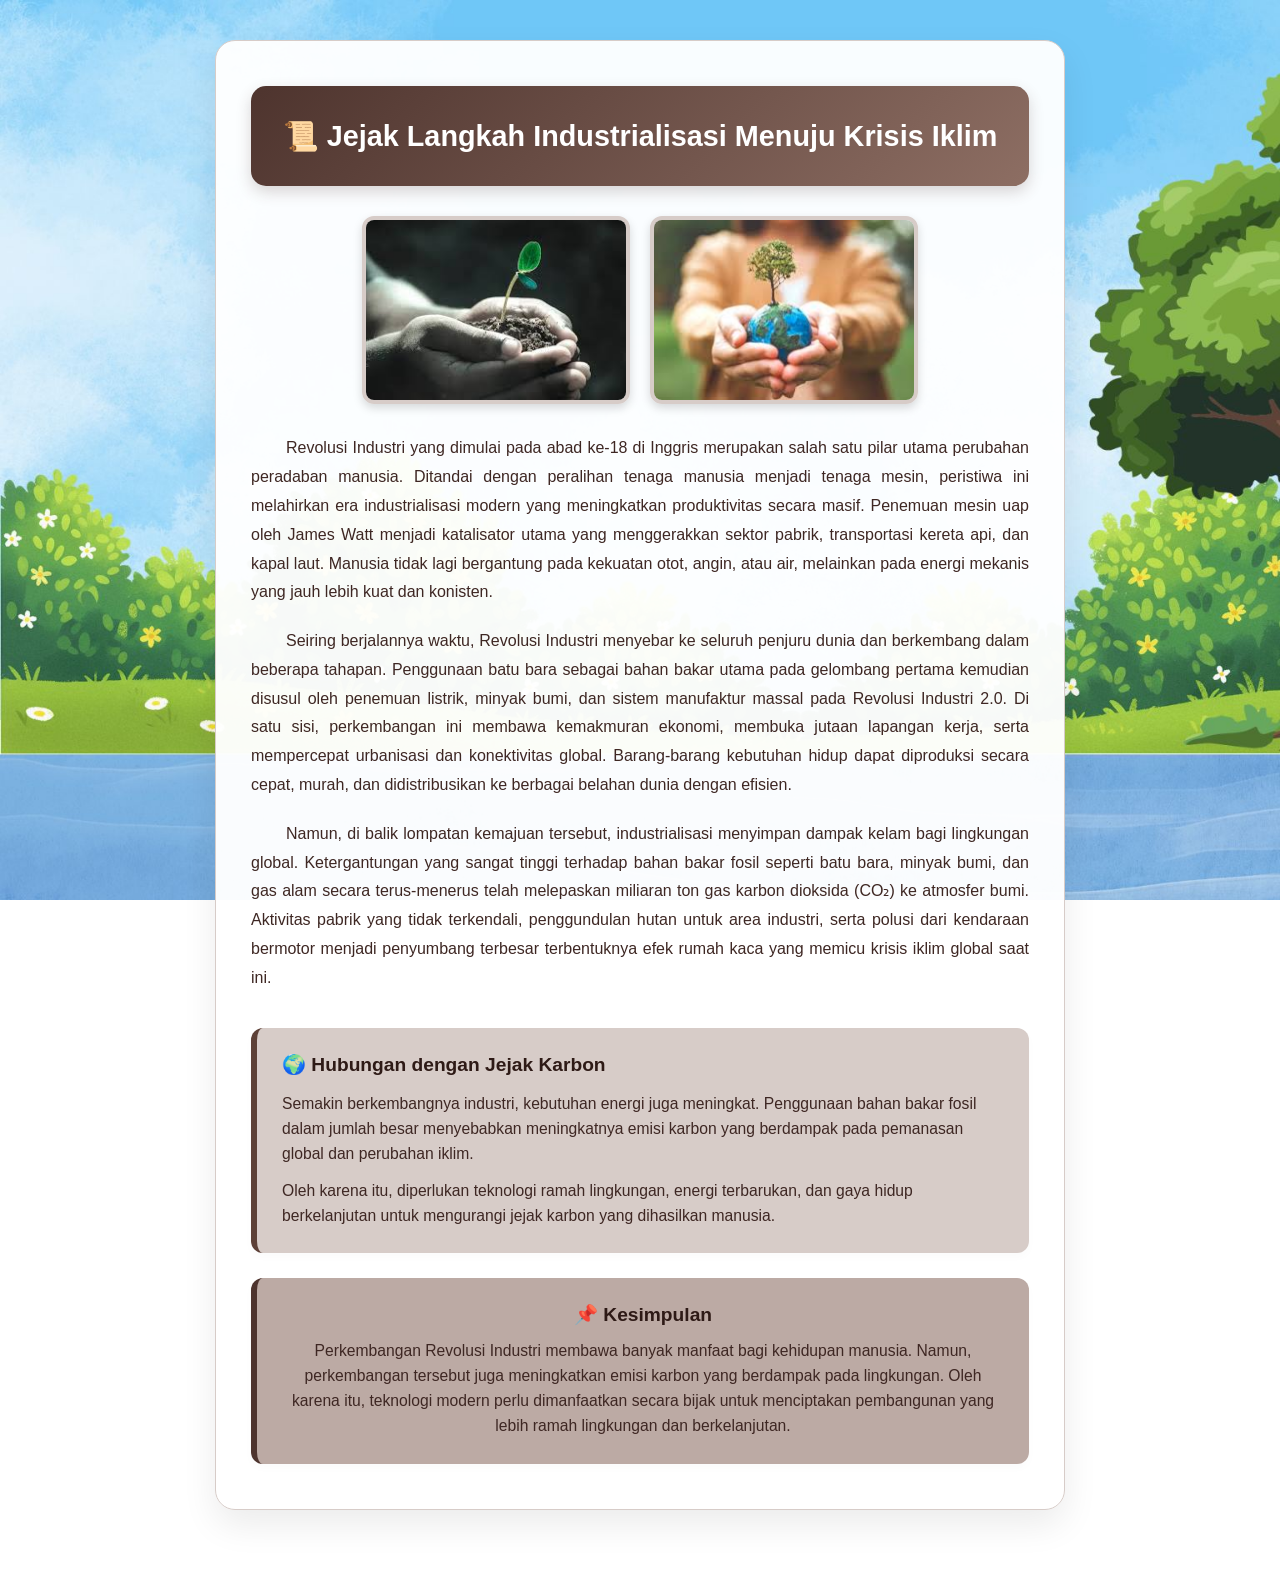
<file: PSAT_KELOMPOK1/sejarah.html>
<!DOCTYPE html>
<html lang="id">
<head>
    <meta charset="UTF-8">
    <meta name="viewport" content="width=device-width, initial-scale=1.0">
    <title>Jejak Langkah Industrialisasi Menuju Krisis Iklim</title>
    
    <style>
        body {
            font-family: 'Poppins', sans-serif;
            background-image: url(background.jpg.jpeg);
            background-attachment: fixed;
            background-size: cover;
            margin: 0;
            padding: 40px 20px;
            display: flex;
            justify-content: center;
            align-items: flex-start;
            min-height: 100vh;
        }

        .container {
            max-width: 850px;
            width: 100%;
        }

        /* --- Card Wadah Utama --- */
        .sejarah-section {
            background: rgba(255, 255, 255, 0.96);
            border-radius: 20px;
            padding: 45px 35px;
            box-shadow: 0 15px 35px rgba(0, 0, 0, 0.08);
            border: 1px solid #d7ccc8;
            box-sizing: border-box;
            margin-bottom: 40px;
        }

        /* --- Banner Judul Atas --- */
        .title-banner {
            background: linear-gradient(135deg, #4e342e, #8d6e63);
            color: white;
            padding: 30px 25px;
            border-radius: 15px;
            text-align: center;
            margin-bottom: 30px;
            box-shadow: 0 6px 15px rgba(78, 52, 46, 0.2);
        }

        .title-banner h2 {
            margin: 0;
            font-size: 1.8rem;
            font-weight: 700;
            line-height: 1.4;
        }

        /* --- Galeri Gambar --- */
        .image-gallery {
            display: flex;
            justify-content: center;
            gap: 20px;
            flex-wrap: wrap;
            margin: 30px 0;
        }

        .image-gallery img {
            width: 260px;
            height: 180px;
            object-fit: cover;
            border-radius: 12px;
            border: 4px solid #d7ccc8;
            box-shadow: 0 4px 10px rgba(0,0,0,0.15);
            transition: transform 0.3s ease;
        }

        .image-gallery img:hover {
            transform: scale(1.03);
        }

        /* --- Blok Teks Cerita --- */
        .story-content p {
            text-align: justify;
            text-indent: 35px;
            line-height: 1.8;
            color: #3e2723;
            font-size: 1rem;
            margin: 0 0 20px 0;
        }

        /* --- Kotak Informasi (Hubungan Karbon) --- */
        .carbon-relation-box {
            background: #d7ccc8;
            color: #3e2723;
            padding: 25px;
            border-radius: 12px;
            border-left: 6px solid #5d4037;
            margin: 35px 0 25px 0;
            box-shadow: 0 4px 10px rgba(0,0,0,0.02);
        }

        .carbon-relation-box h3 {
            margin: 0 0 15px 0;
            font-size: 1.2rem;
            font-weight: 700;
            color: #2e1a16;
        }

        .carbon-relation-box p {
            margin: 0 0 12px 0;
            line-height: 1.6;
            font-size: 0.98rem;
        }

        .carbon-relation-box p:last-child {
            margin-bottom: 0;
        }

        /* --- Kotak Kesimpulan --- */
        .conclusion-box {
            background: #bcaaa4;
            color: #3e2723;
            padding: 25px;
            border-radius: 12px;
            text-align: center;
            border-left: 6px solid #4e342e;
            box-shadow: 0 4px 10px rgba(0,0,0,0.02);
            margin-top: 25px;
        }

        .conclusion-box h3 {
            margin: 0 0 12px 0;
            font-size: 1.2rem;
            font-weight: 700;
            color: #2e1a16;
        }

        .conclusion-box p {
            margin: 0;
            line-height: 1.6;
            font-size: 0.98rem;
        }

        /* --- Responsif --- */
        @media (max-width: 650px) {
            .sejarah-section {
                padding: 25px 20px;
            }
            .title-banner h2 {
                font-size: 1.4rem;
            }
            .image-gallery img {
                width: 100%;
                height: auto;
            }
        }
    </style>
</head>
<body>

    <div class="container">
        <section id="sejarah" class="sejarah-section">
            
            <div class="title-banner">
                <h2>📜 Jejak Langkah Industrialisasi Menuju Krisis Iklim</h2>
            </div>

            <div class="image-gallery">
                <img src="picture4.jpg.jpeg" alt="Gambar Industrialisasi 1">
                <img src="picture3.jpg.jpeg" alt="Gambar Industrialisasi 2">
            </div>

            <div class="story-content">
                <p>
                    Revolusi Industri yang dimulai pada abad ke-18 di Inggris merupakan salah satu pilar utama 
                    perubahan peradaban manusia. Ditandai dengan peralihan tenaga manusia 
                    menjadi tenaga mesin, peristiwa ini melahirkan era industrialisasi modern yang meningkatkan produktivitas 
                    secara masif. Penemuan mesin uap oleh James Watt menjadi katalisator 
                    utama yang menggerakkan sektor pabrik, transportasi kereta api, dan kapal laut. 
                    Manusia tidak lagi bergantung pada kekuatan otot, angin, atau air, melainkan pada energi mekanis 
                    yang jauh lebih kuat dan konisten.
                </p>

                <p>
                    Seiring berjalannya waktu, Revolusi Industri menyebar ke seluruh penjuru dunia dan berkembang dalam beberapa tahapan. 
                    Penggunaan batu bara sebagai bahan bakar utama pada gelombang pertama kemudian disusul oleh penemuan listrik, 
                    minyak bumi, dan sistem manufaktur massal pada Revolusi Industri 2.0. Di satu sisi, 
                    perkembangan ini membawa kemakmuran ekonomi, membuka jutaan lapangan kerja, serta mempercepat urbanisasi 
                    dan konektivitas global. Barang-barang kebutuhan hidup dapat diproduksi secara cepat, 
                    murah, dan didistribusikan ke berbagai belahan dunia dengan efisien.
                </p>

                <p>
                    Namun, di balik lompatan kemajuan tersebut, industrialisasi menyimpan dampak kelam bagi lingkungan global. 
                    Ketergantungan yang sangat tinggi terhadap bahan bakar fosil seperti batu bara, minyak bumi, dan gas alam 
                    secara terus-menerus telah melepaskan miliaran ton gas karbon dioksida (CO₂) ke atmosfer bumi. 
                    Aktivitas pabrik yang tidak terkendali, penggundulan hutan untuk area industri, serta polusi dari kendaraan bermotor 
                    menjadi penyumbang terbesar terbentuknya efek rumah kaca yang memicu krisis iklim global saat ini.
                </p>
            </div>

            <div class="carbon-relation-box">
                <h3>🌍 Hubungan dengan Jejak Karbon</h3>
                <p>
                    Semakin berkembangnya industri, kebutuhan energi juga meningkat.
                    Penggunaan bahan bakar fosil dalam jumlah besar menyebabkan meningkatnya emisi karbon
                    yang berdampak pada pemanasan global dan perubahan iklim.
                </p>
                <p>
                    Oleh karena itu, diperlukan teknologi ramah lingkungan, energi terbarukan, dan gaya hidup berkelanjutan untuk
                    mengurangi jejak karbon yang dihasilkan manusia.
                </p>
            </div>

            <div class="conclusion-box">
                <h3>📌 Kesimpulan</h3>
                <p>
                    Perkembangan Revolusi Industri membawa banyak manfaat bagi kehidupan manusia.
                    Namun, perkembangan tersebut juga meningkatkan emisi karbon yang berdampak pada
                    lingkungan. Oleh karena itu, teknologi modern perlu dimanfaatkan secara
                    bijak untuk menciptakan pembangunan yang lebih ramah lingkungan dan berkelanjutan.
                </p>
            </div>

        </section>
    </div>

</body>
</html>
</file>
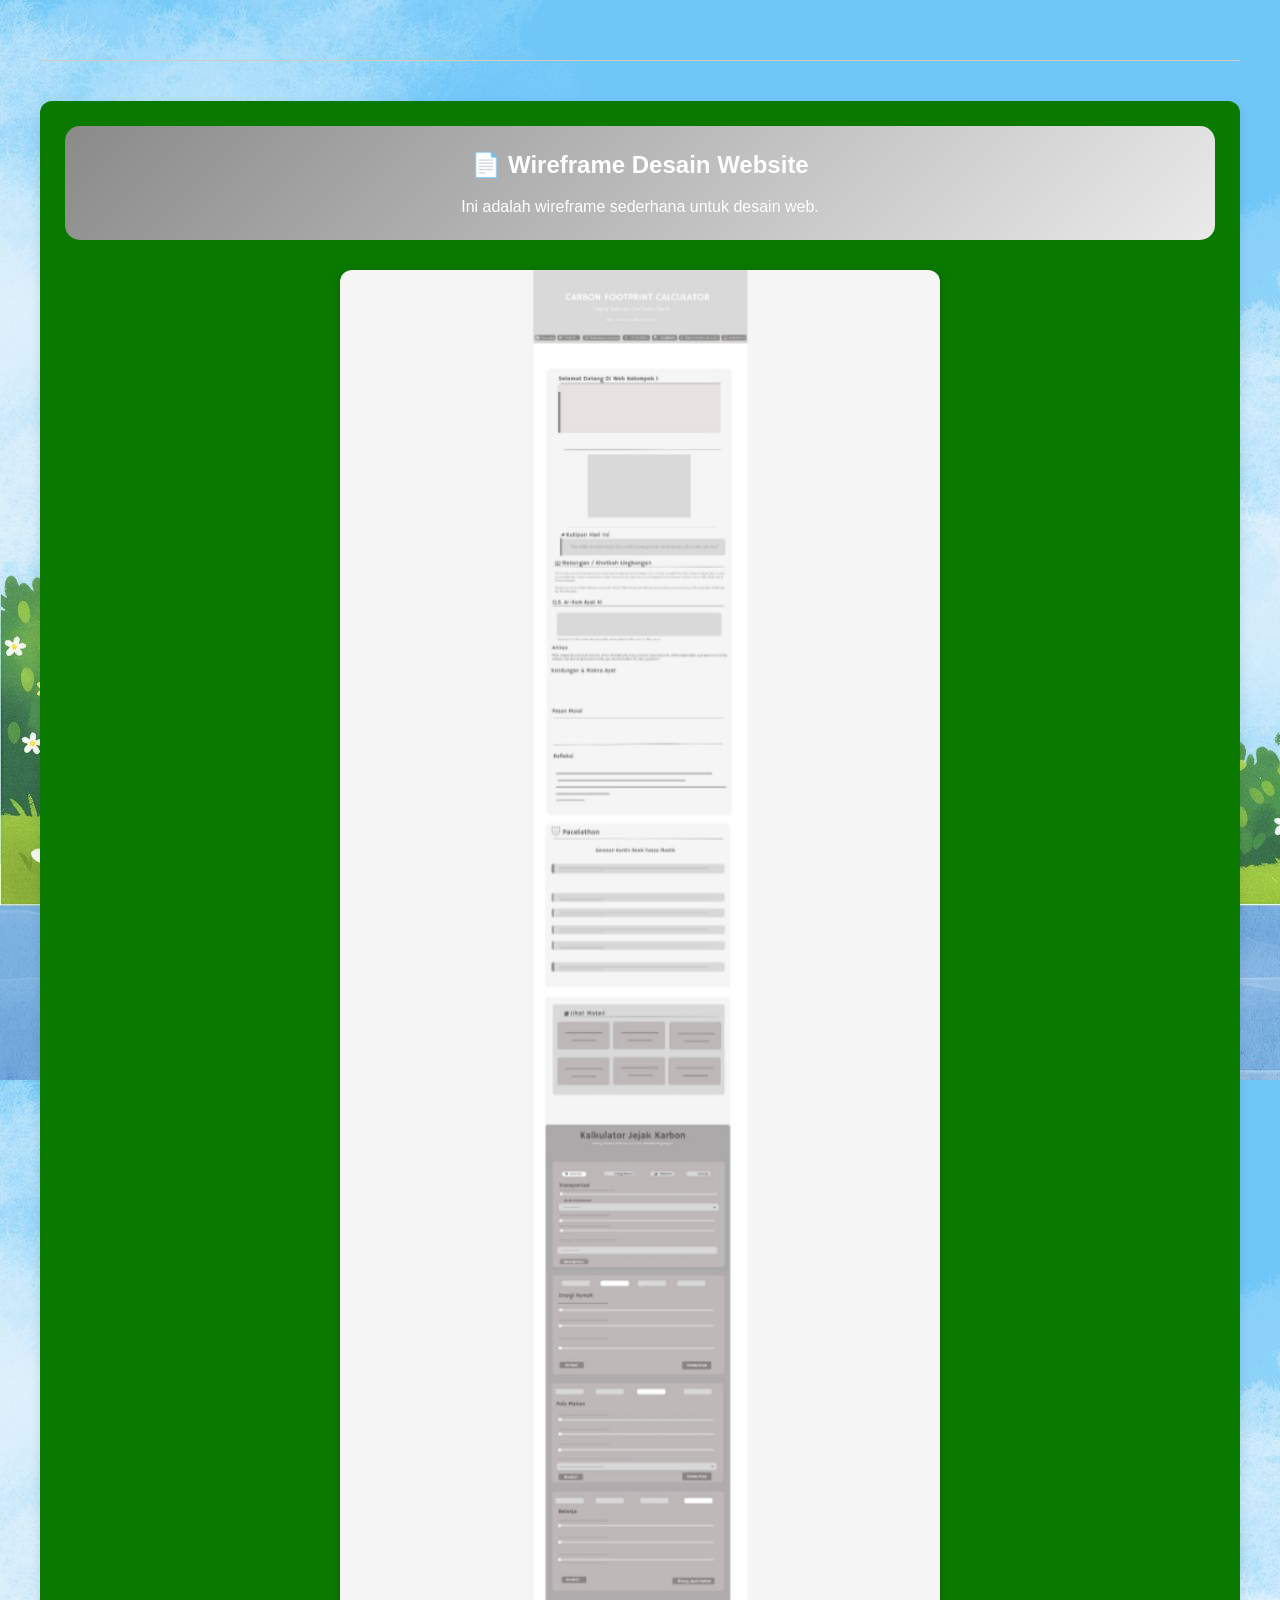
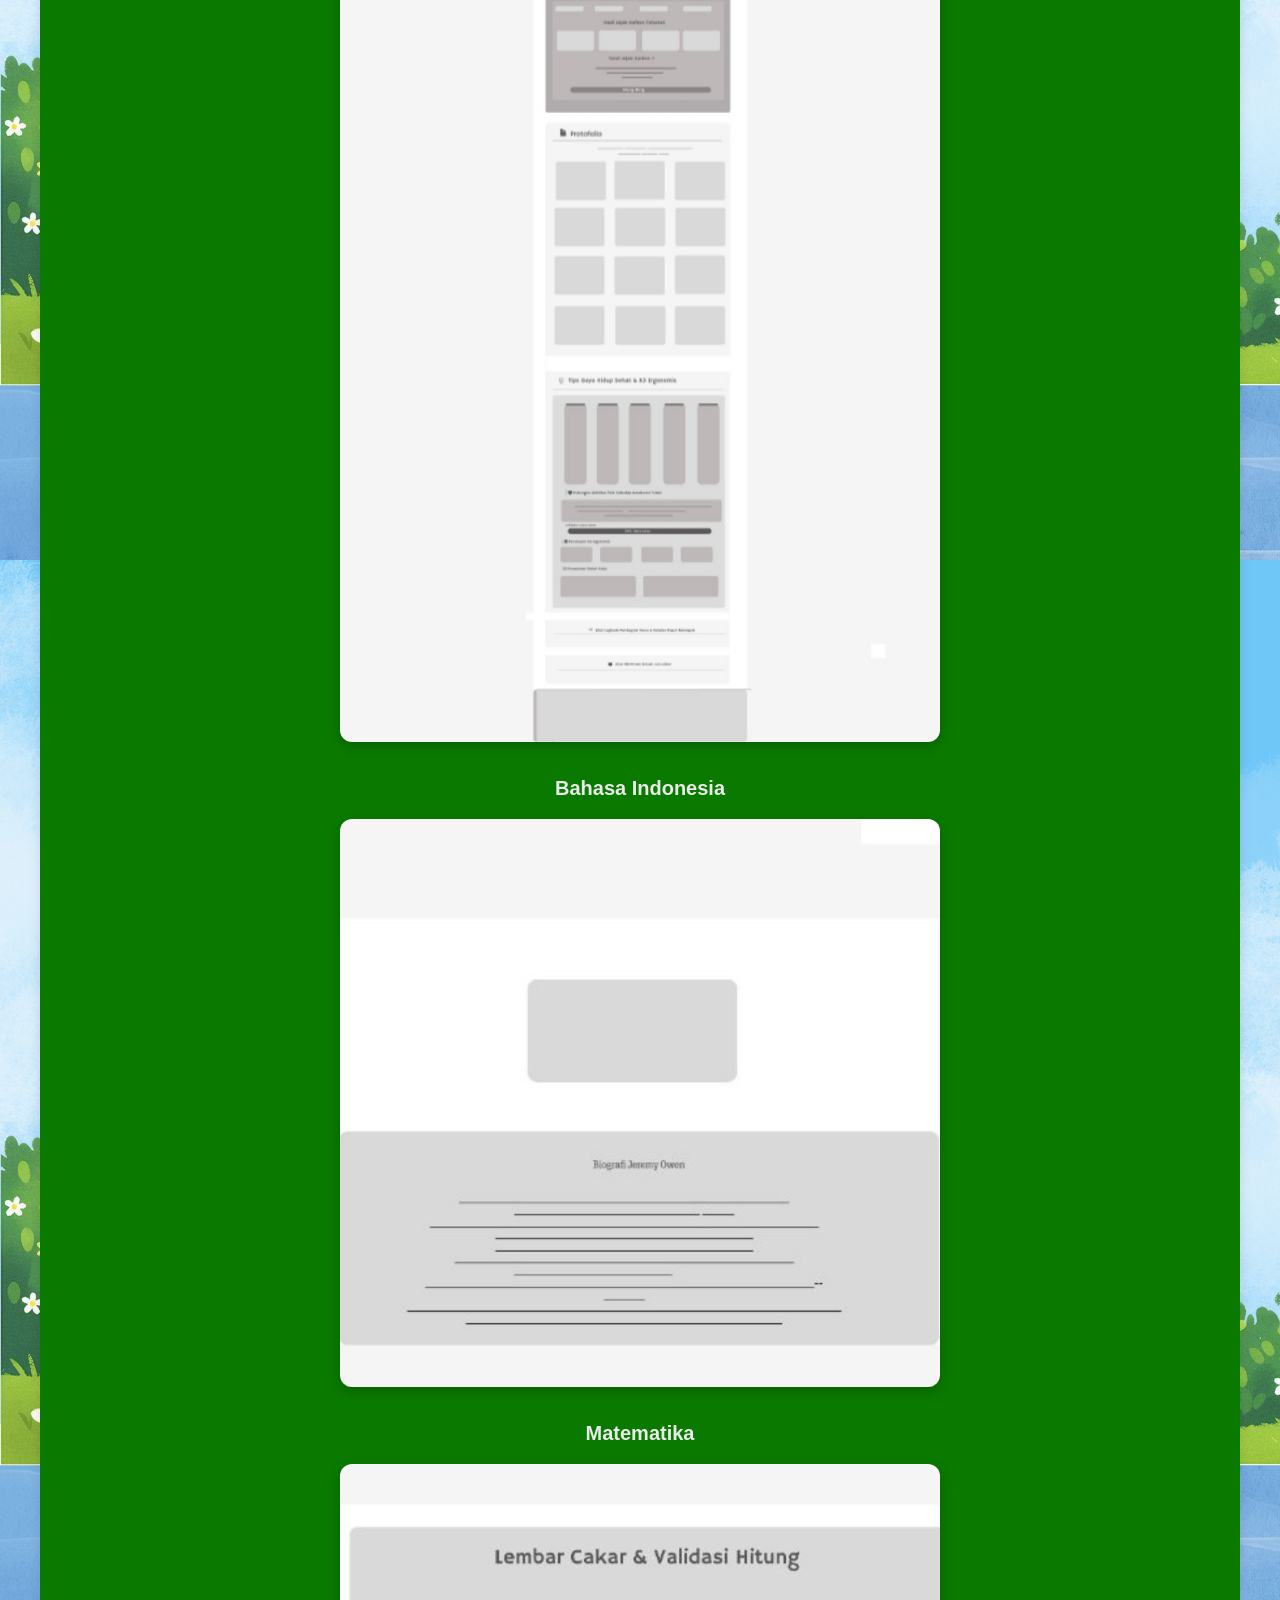
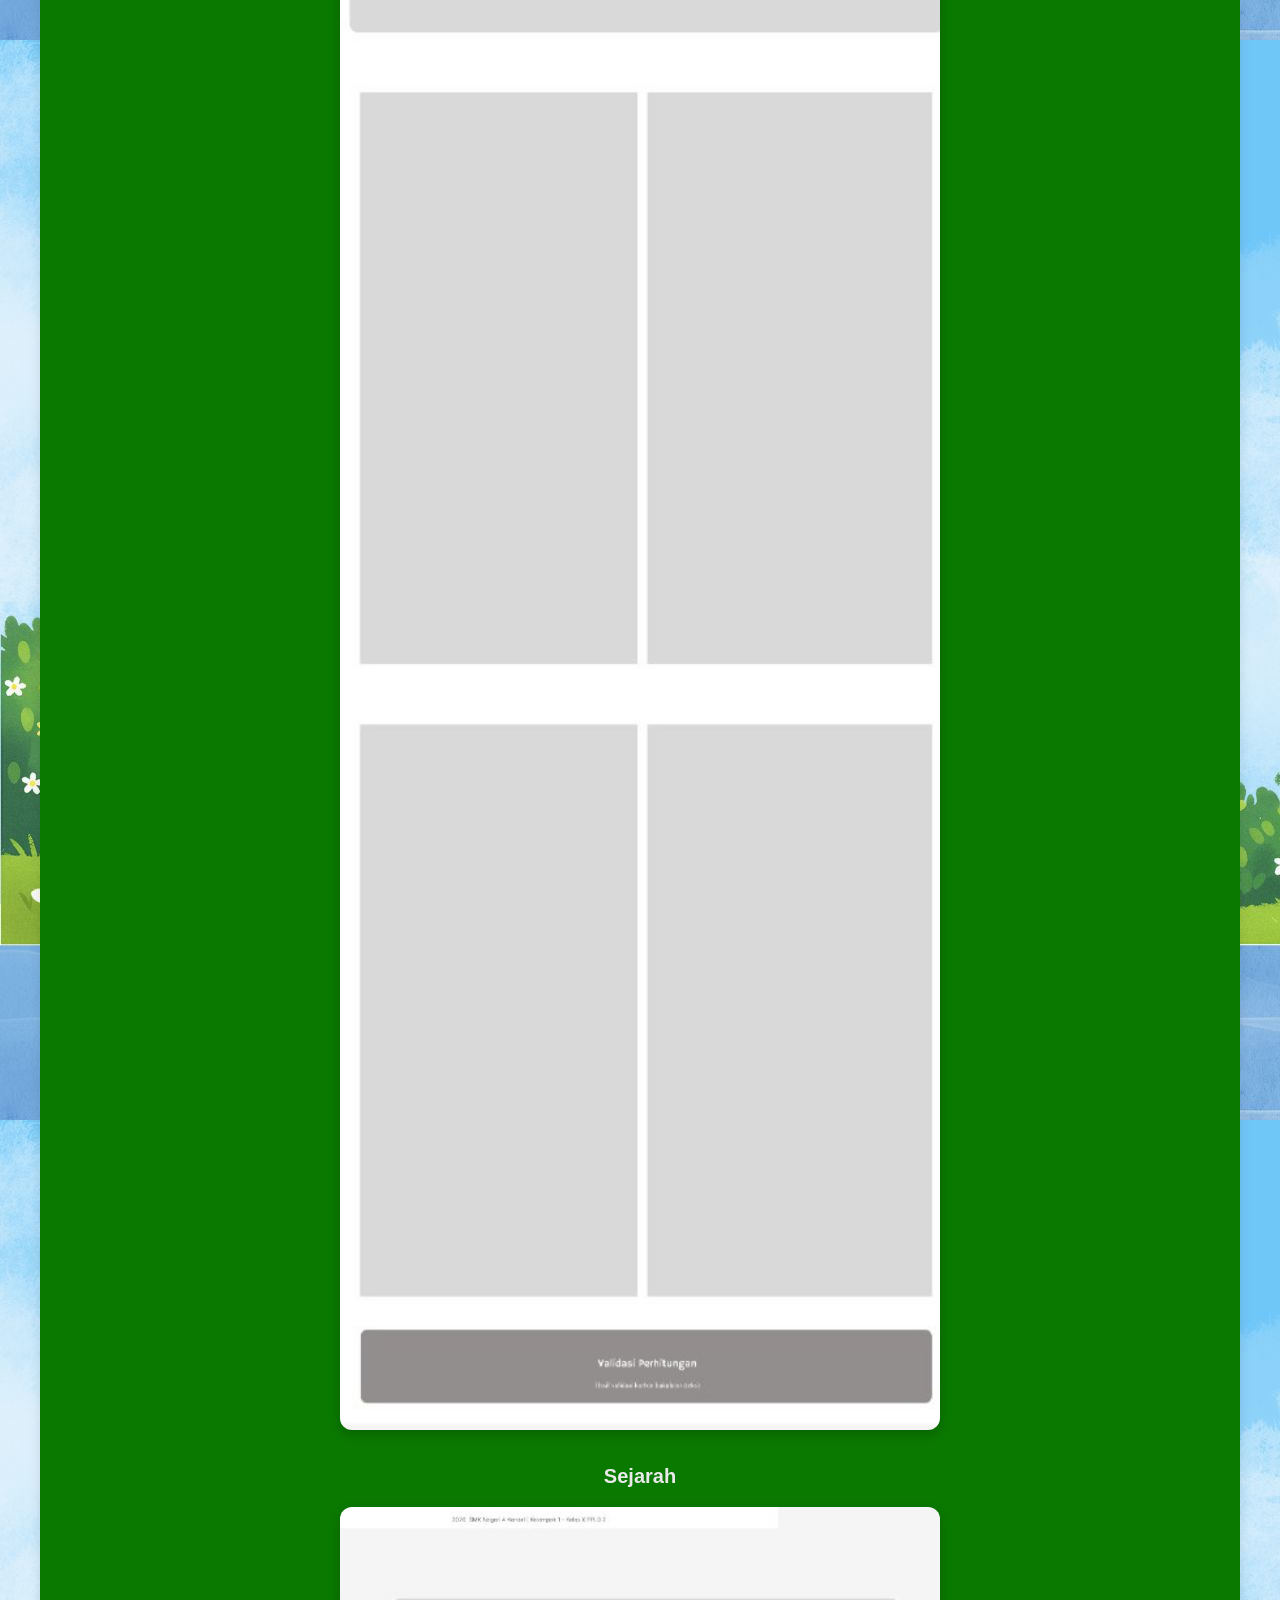
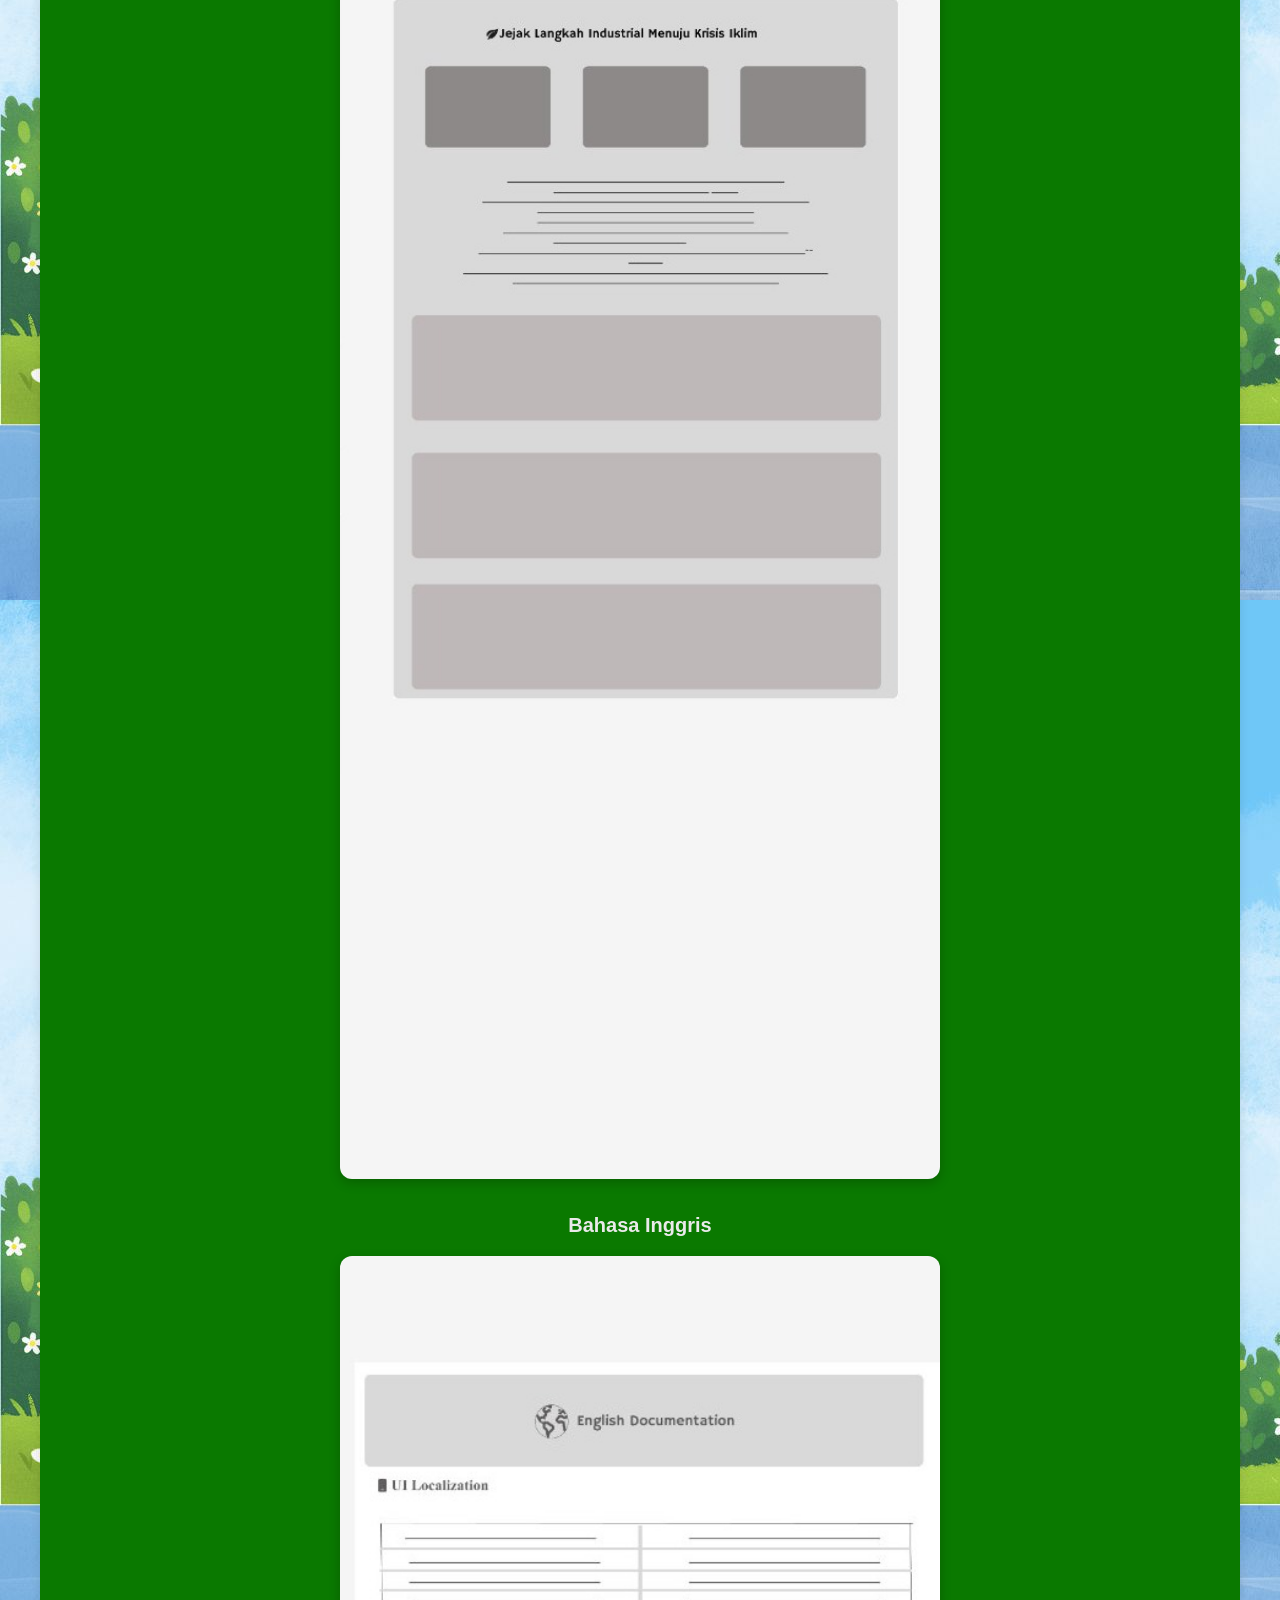
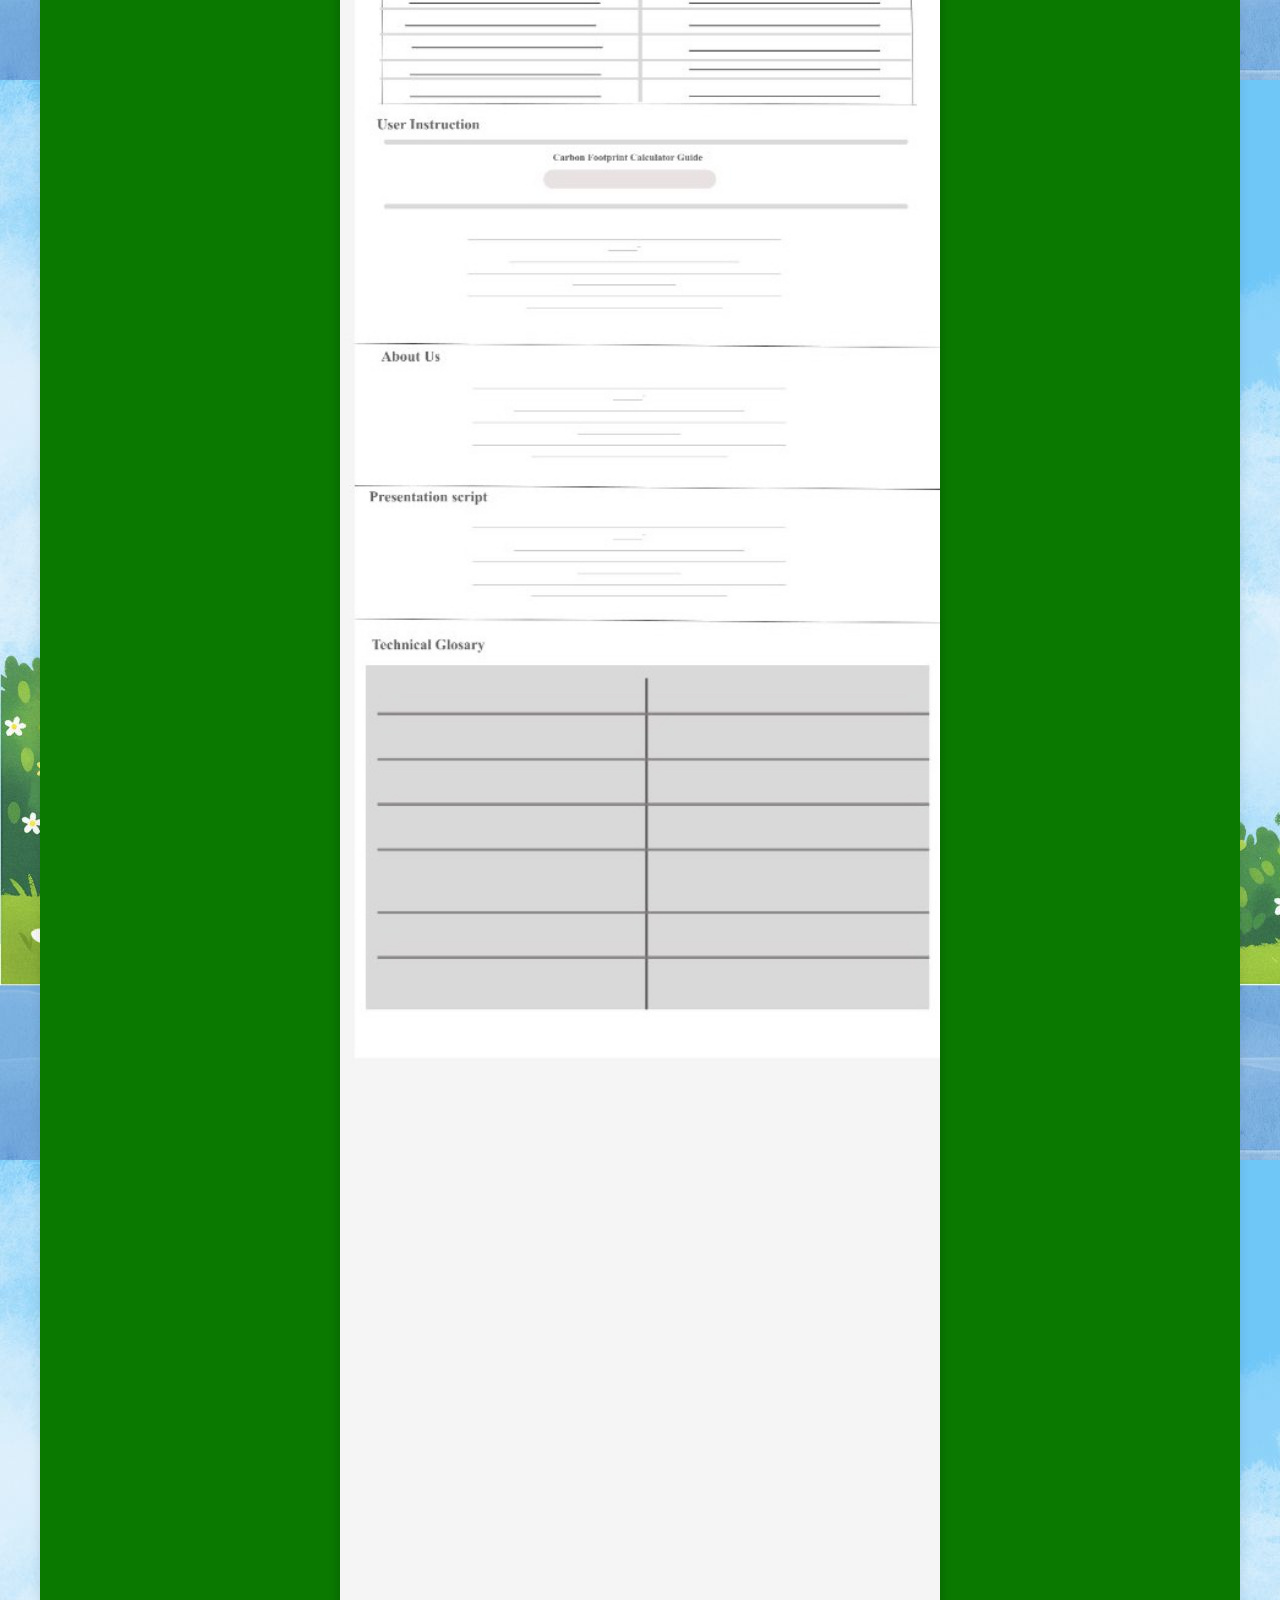
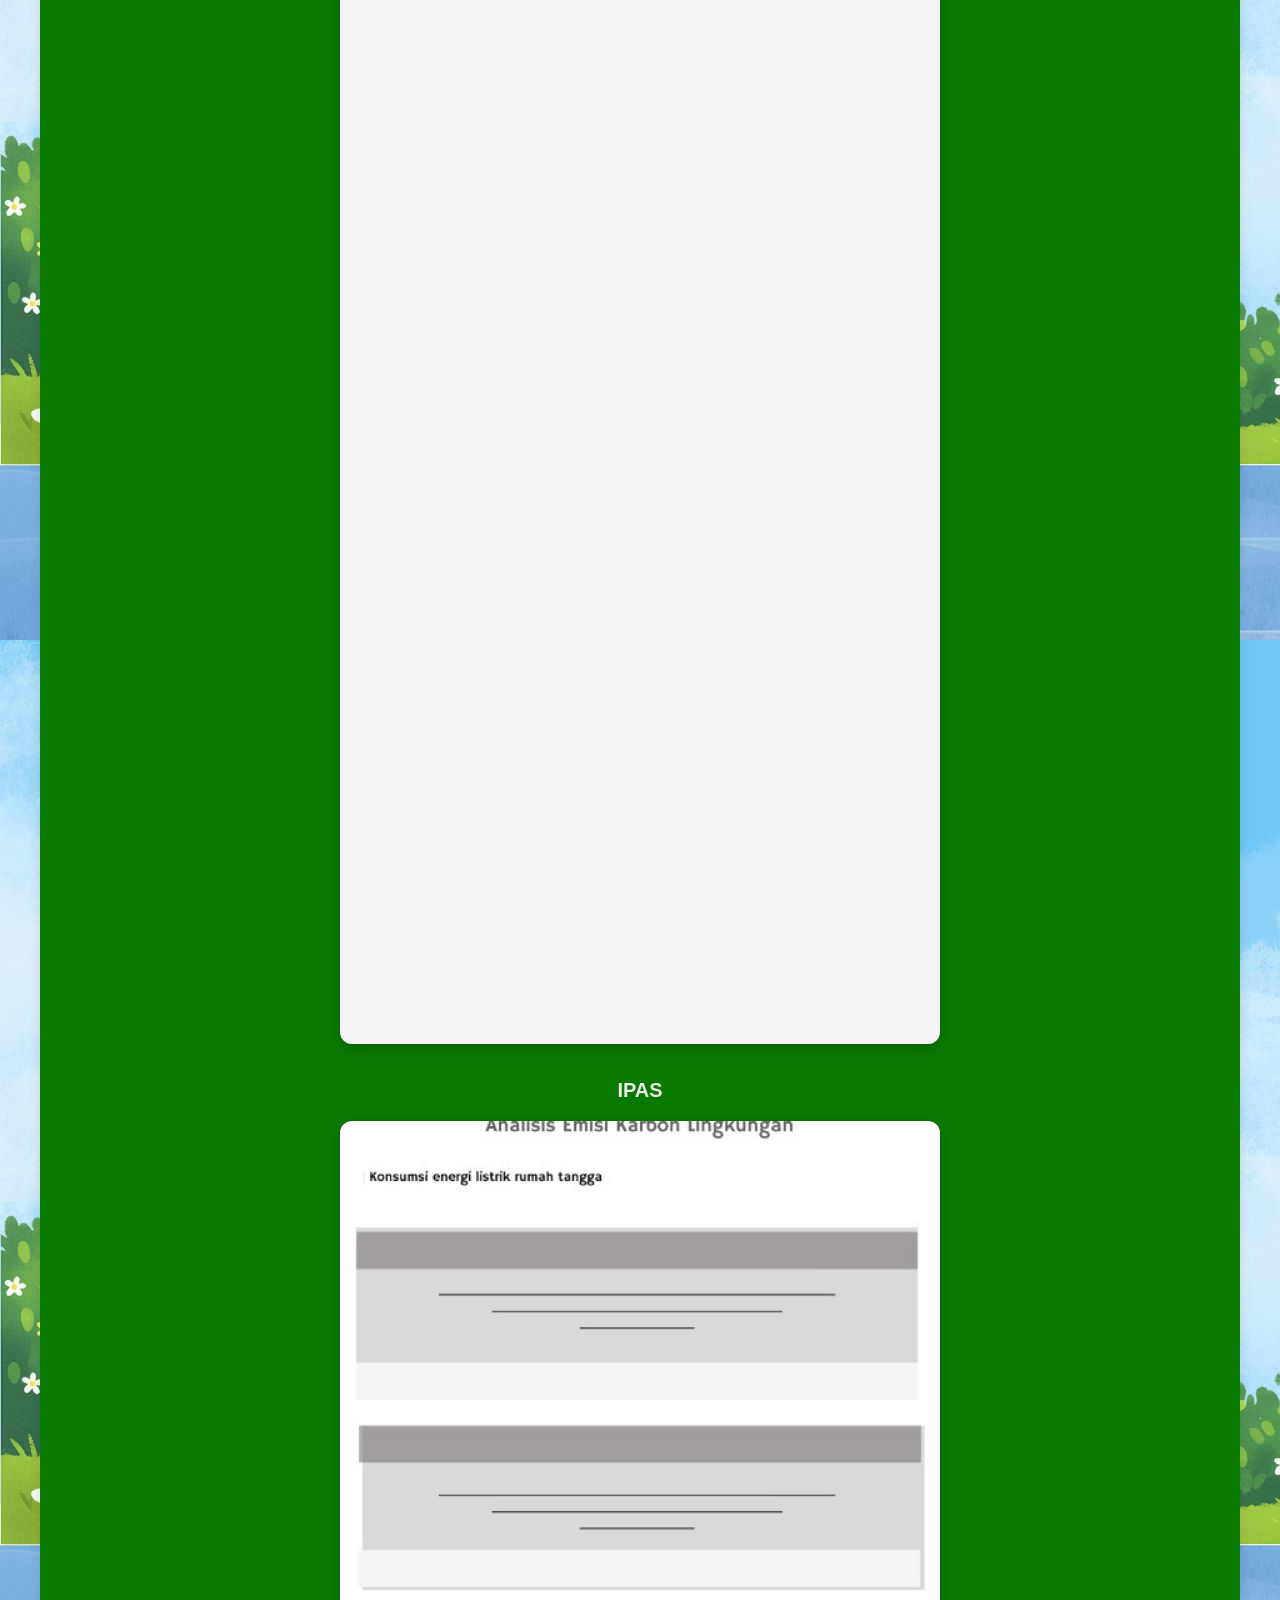
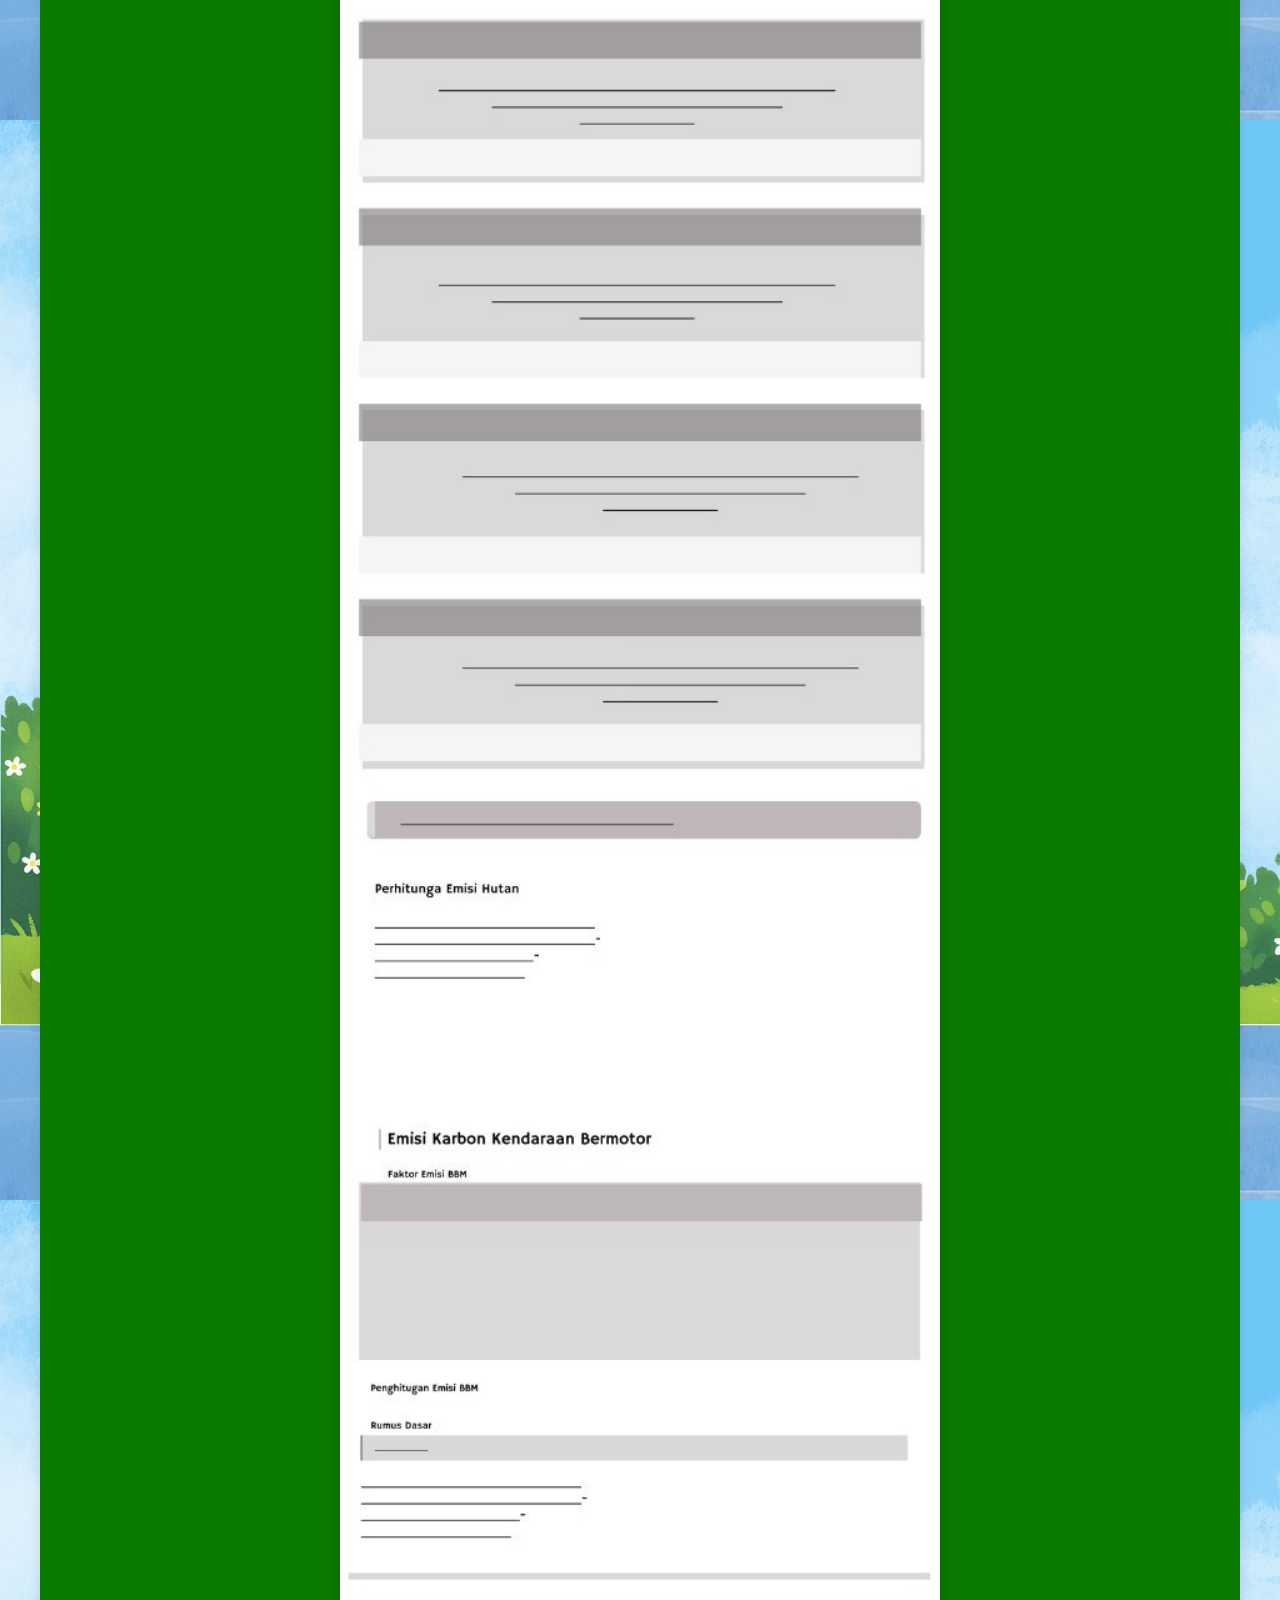
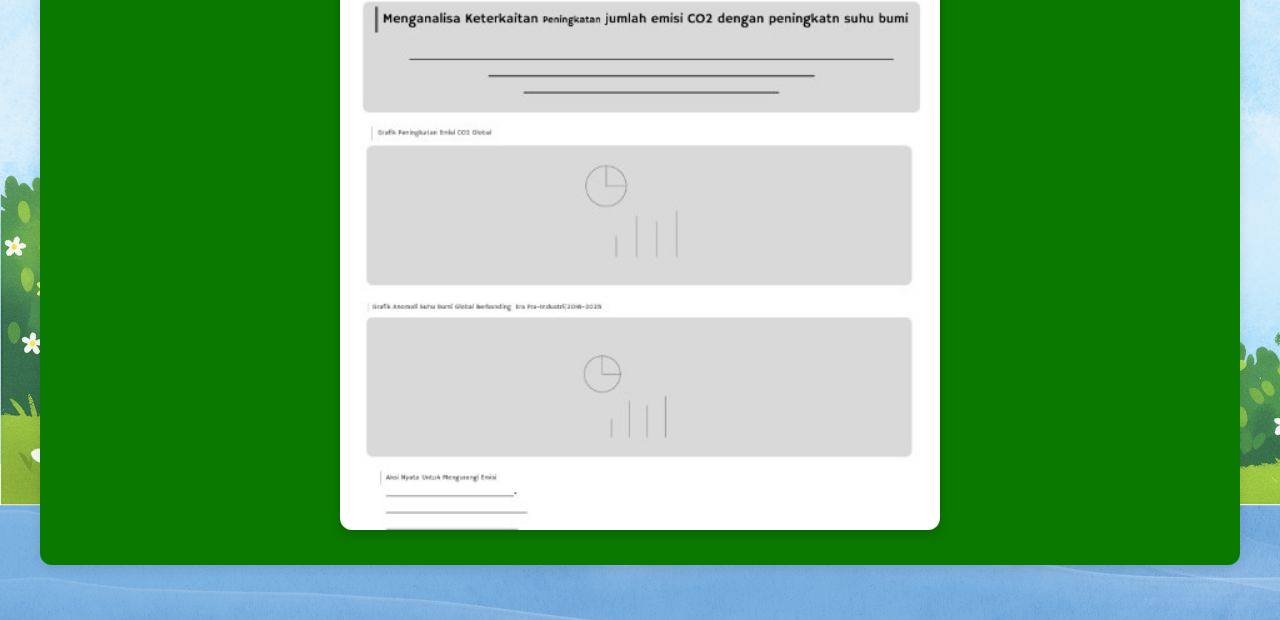
<file: PSAT_KELOMPOK1/wireframe.html>
<!DOCTYPE html>
<html lang="en">
<head>
    <meta charset="UTF-8">
    <meta name="viewport" content="width=device-width, initial-scale=1.0">
    <title>Wireframe Desain</title>
    <style>
        * {
            margin: 0;
            padding: 0;
            box-sizing: border-box;
        }

        body {
            font-family: Arial, sans-serif;
            background-image: url('background.jpg.jpeg');
            padding: 20px;
            line-height: 1.6;
            color: #333;
        }

        .container {
            max-width: 1200px;
            margin: auto;
        }

        /* Gaya komponen Card */
        .card {
            background: rgb(10, 121, 0);
            padding: 25px;
            border-radius: 12px;
            box-shadow: 0 4px 12px rgba(0,0,0,0.1);
            margin-bottom: 35px;
            text-align: center;
        }

        .header-box {
            background: linear-gradient(135deg, #8a8a8a, #eaeaea);
            color: white;
            padding: 20px;
            border-radius: 15px;
            text-align: center;
            margin-bottom: 30px;
        }

        h2 {
            margin-bottom: 10px;
        }

        h3 {
            margin: 25px 0 15px 0;
            color: #eaeaea;
            font-size: 20px;
        }

        img {
            display: block;
            width: 100%;
            max-width: 600px;
            height: auto;
            border-radius: 12px;
            box-shadow: 0 4px 12px rgba(0,0,0,0.2);
            margin: 15px auto 30px auto;
        }

        /* Menghilangkan margin bawah pada gambar terakhir di dalam card */
        img:last-child {
            margin-bottom: 10px;
        }

        hr {
            border: 0;
            border-top: 1px solid #ccc;
            margin: 40px 0;
        }
    </style>
</head>
<body>

<div class="container">

    <hr>

    <section id="wireframe">
        <div class="card">
            <div class="header-box">
                <h2>📄 Wireframe Desain Website</h2>
                <p>Ini adalah wireframe sederhana untuk desain web.</p>
            </div>

            <img src="mainwebwf.jpeg" alt="Contoh Wireframe">

            <h3>Bahasa Indonesia</h3>
            <img src="biografiwf.jpeg" alt="Contoh Wireframe">

            <h3>Matematika</h3>
            <img src="6_lembar_cakar_validasi_hitung.jpg" alt="Contoh Wireframe">

            <h3>Sejarah</h3>
            <img src="3_jejak_langkah_industrial_menuju_krisis_iklim.jpg" alt="Contoh Wireframe">

            <h3>Bahasa Inggris</h3>
            <img src="4_english_documentation.jpg" alt="Contoh Wireframe">

            <h3>IPAS</h3>
            <img src="5_analisis_emisi_karbon_lingkungan.jpg" alt="Contoh Wireframe">
        </div>
    </section>

</div>

</body>
</html>
</file>
<file: PSAT_KELOMPOK1/style.css>
*, *::before, *::after {
    box-sizing: border-box;
}

body {
    background-image: url('background.jpg.jpeg');
    background-size: cover;
    background-position: center;
    background-repeat: no-repeat;
    background-attachment: fixed;
    font-family: 'Segoe UI', Tahoma, Geneva, Verdana, sans-serif;
    margin: 0;
    padding: 0;
    color: #333;
    overflow-x: hidden;
}

.leaf {
    position: fixed;
    top: -50px;
    pointer-events: none;
    z-index: 1;
    animation: fall linear infinite;
    user-select: none;
}

.main-container {
    max-width: 1100px;
    margin: 40px auto;
    padding: 0 20px;
    position: relative;
    z-index: 10;
}

@keyframes fall {
    0% {
        transform: translateY(-50px) translateX(0px) rotate(0deg);
        opacity: 0;
    }
    10% { opacity: 1; }
    90% { opacity: 1; }
    100% {
        transform: translateY(105vh) translateX(50px) rotate(360deg);
        opacity: 0;
    }
}

.quote-text {
    font-style: italic;
    color: #555;
    background: #f9f9f9;
    padding: 15px;
    border-left: 4px solid #4caf50;
    margin-bottom: 25px;
    border-radius: 0 4px 4px 0;
}

.sub-beranda-title {
    color: #1b5e20;
    font-size: 1.4rem;
    margin-top: 25px;
    margin-bottom: 12px;
    border-bottom: 2px solid #c8e6c9;
    padding-bottom: 5px;
}

.main-header {
    background: linear-gradient(to bottom, rgba(46, 125, 50, 0.95), rgba(27, 94, 32, 0.9));
    color: white;
    padding: 60px 20px 20px 20px;
    text-align: center;
    position: relative;
    box-shadow: 0 4px 20px rgba(0,0,0,0.15);
}

.header-overlay h1 {
    margin: 0;
    font-size: 2.8rem;
    letter-spacing: 2px;
    text-shadow: 2px 2px 4px rgba(0,0,0,0.3);
}

.subtitle {
    font-size: 1.2rem;
    margin: 10px 0;
    opacity: 0.9;
    font-style: italic;
}

.author {
    font-size: 0.95rem;
    margin: 5px 0 20px 0;
    background: rgba(255, 255, 255, 0.2);
    display: inline-block;
    padding: 4px 15px;
    border-radius: 20px;
}

.navbar {
    display: flex;
    justify-content: center;
    gap: 20px;
    flex-wrap: wrap;
    margin-top: 20px;
}

.nav-link {
    color: white;
    text-decoration: none;
    font-weight: 600;
    padding: 10px 20px;
    border-radius: 5px;
    transition: all 0.3s ease;
    background: rgba(255, 255, 255, 0.1);
}

.nav-link:hover {
    background: white;
    color: #2e7d32;
    transform: translateY(-2px);
}

.content-section {
    margin-bottom: 40px;
}

.card {
    background: rgba(255, 255, 255, 0.93);
    border-radius: 12px;
    padding: 40px;
    box-shadow: 0 10px 30px rgba(0,0,0,0.1);
    border: 1px solid rgba(255,255,255,0.5);
    backdrop-filter: blur(5px);
}

.section-title {
    border-bottom: 3px solid #4caf50;
    padding-bottom: 10px;
    margin-bottom: 25px;
}

.section-title h2 {
    color: #2e7d32;
    margin: 0;
    font-size: 2rem;
}

.section-desc {
    color: #666;
    font-size: 1.1rem;
    margin-bottom: 30px;
}

.welcome-box {
    background: #f1f8e9;
    border-left: 6px solid #4caf50;
    padding: 20px;
    border-radius: 0 8px 8px 0;
    margin-bottom: 25px;
}

.welcome-box p {
    margin: 0 0 10px 0;
    line-height: 1.6;
}

.welcome-box p:last-child {
    margin-bottom: 0;
}

.calc-wrapper {
    background: #ffffff;
    padding: 30px;
    border-radius: 8px;
    box-shadow: 0 4px 15px rgba(0,0,0,0.05);
}

.form-group {
    margin-bottom: 20px;
}

.form-group label {
    display: block;
    margin-bottom: 8px;
    font-weight: 600;
    color: #333;
}

.form-group input {
    width: 100%;
    padding: 12px;
    border: 1px solid #ccc;
    border-radius: 5px;
    font-size: 1rem;
    transition: border-color 0.3s;
}

.form-group input:focus {
    border-color: #4caf50;
    outline: none;
}

.bilingual-label {
    display: block;
    margin-top: 4px;
    color: #777;
    font-size: 0.85rem;
    font-style: italic;
}

.materi-mapel {
    margin: 20px 0;
    text-align: center;
}

.materi-grid {
    display: grid;
    grid-template-columns: repeat(3, 1fr);
    gap: 15px;
    margin-top: 25px;
}

.materi-card{
    background: #eaeaea;
    color: white;
    text-decoration: none;
    padding: 20px;
    border-radius: 18px;
    transition:all .3s ease;
    box-shadow: 0 4px 15px rgba(0,0,0,0.25);
}

.materi-card h3 {
    margin-bottom: 10px;
    font-size: 22px;
}

.materi-card p {
    margin: 0;
    opacity: 0.9;
}

@media(max-width: 738px) {
    .materi-grid {
        grid-template-columns: 1fr;
    }
}

.materi-card:hover {
    transform: translateY(-5px);
}

.badge {
    display: inline-block;
    padding: 6px 16px;
    font-weight: bold;
    border-radius: 20px;
    color: white;
    margin-bottom: 15px;
}

.badge-low { background-color: #4caf50; }
.badge-medium { background-color: #ff9800; }
.badge-high { background-color: #f44336; }

.feedback-text {
    font-size: 1.05rem;
    line-height: 1.5;
    color: #333;
    margin-bottom: 20px;
}

.formula-info {
    font-size: 0.85rem;
    color: #555;
    background: rgba(255,255,255,0.7);
    padding: 10px;
    border-radius: 4px;
    display: inline-block;
}

.hide {
    display: none;
}

.portfolio-grid {
    display: grid;
    grid-template-columns: repeat(auto-fill, minmax(300px, 1fr));
    gap: 20px;
}

.portfolio-item {
    background: #ffffff;
    border-radius: 8px;
    padding: 20px;
    box-shadow: 0 4px 10px rgba(0,0,0,0.05);
    border: 1px solid #e0e0e0;
    transition: transform 0.3s;
    position: relative;
}

.portfolio-item:hover {
    transform: translateY(-5px);
}

.portfolio-item h4 {
    margin: 10px 0;
    color: #1b5e20;
}

.portfolio-item p {
    font-size: 0.9rem;
    color: #666;
    line-height: 1.5;
}

.mapel-tag {
    display: inline-block;
    padding: 4px 10px;
    font-size: 0.75rem;
    font-weight: bold;
    border-radius: 4px;
    color: white;
}

.tag-pabp { background: #9c27b0; }
.tag-pancasila { background: #2196f3; }
.tag-bahasa { background: #ff5722; }
.tag-sejarah { background: #795548; }
.tag-seni { background: #e91e63; }
.tag-matematika { background: #3f51b5; }
.tag-inggris { background: #009688; }
.tag-informatika { background: #607d8b; }
.tag-ipas { background: #ff9800; }
.tag-pplg { background: #4caf50; }
.tag-jawa { background: #00bcd4; }
.tag-pjok { background: #ffc107; }

.bukti-fisik {
    margin-top: 15px;
    font-size: 0.85rem;
    font-weight: 600;
    color: #2e7d32;
    background-color: #f1f8e9;
    padding: 6px 10px;
    border-radius: 4px;
    border-left: 3px solid #81c784;
}

.team-section {
    padding: 60px 20px;
    border-radius: 12px;
    background-color: #f9f9f9;
    font-family: 'Segoe UI', Tahoma, Geneva, Verdana, sans-serif;
}

.team-container {
    max-width: 1200px;
    margin: 0 auto;
    text-align: center;
}

.team-title {
    font-size: 2.5rem;
    color: #333;
    margin-bottom: 10px;
}

.team-subtitle {
    font-size: 1.1rem;
    color: #777;
    margin-bottom: 40px;
}

.team-grid {
    display: grid;
    grid-template-columns: repeat(auto-fit, minmax(280px, 1fr));
    gap: 30px;
    padding: 10px;
}

.team-card {
    background: #ffffff;
    border-radius: 12px;
    overflow: hidden;
    box-shadow: 0 4px 15px rgba(0, 0, 0, 0.1);
    transition: transform 0.3s ease, box-shadow 0.3s ease;
}

.team-card:hover {
    transform: translateY(-5px);
    box-shadow: 0 8px 25px rgba(0, 0, 0, 0.15);
}

.card-image {
    width: 100%;
    height: 250px;
    overflow: hidden;
    background-color: #ddd; /* Warna background jika foto belum diisi */
}

.card-image img {
    width: 100%;
    height: 100%;
    object-fit: cover; /* Membuat foto pas tanpa merusak rasio */
}

.card-info {
    padding: 25px 20px;
}

.card-info h3 {
    margin: 0 0 8px 0;
    font-size: 1.4rem;
    color: #2c3e50;
}

.card-info .role {
    font-size: 0.95rem;
    color: #3498db;
    font-weight: 600;
    margin-bottom: 15px;
    text-transform: uppercase;
    letter-spacing: 1px;
}

.card-info .bio {
    font-size: 0.9rem;
    color: #666;
    line-height: 1.5;
    margin: 0;
}

.main-footer {
    background: rgba(255, 255, 255, 0.95);
    border-top: 4px solid #2e7d32;
    padding: 30px 20px;
    margin-top: 60px;
}

.footer-pabp {
    max-width: 900px;
    margin: 0 auto 20px auto;
    background: #f1f8e9;
    padding: 15px 20px;
    border-radius: 6px;
    border-left: 4px solid #2e7d32;
}

.footer-pabp h4 {
    margin-top: 0;
    color: #1b5e20;
    margin-bottom: 10px;
}

.footer-pabp p {
    margin: 5px 0;
    font-size: 0.9rem;
    color: #333;
    font-style: italic;
}

.footer-credits {
    text-align: center;
    color: #666;
    font-size: 0.9rem;
    border-top: 1px solid #ddd;
    padding-top: 15px;
}

@media(max-width: 768px) {
    .header-overlay h1 { font-size: 2rem; }
    .card { padding: 20px; }
    .navbar { gap: 10px; }
    .nav-link { padding: 10px 12px; font-size: 0.85rem; }
    .portfolio-grid { grid-template-columns: 1fr; }
}

html {
    scroll-behavior: smooth;
}
</file>
